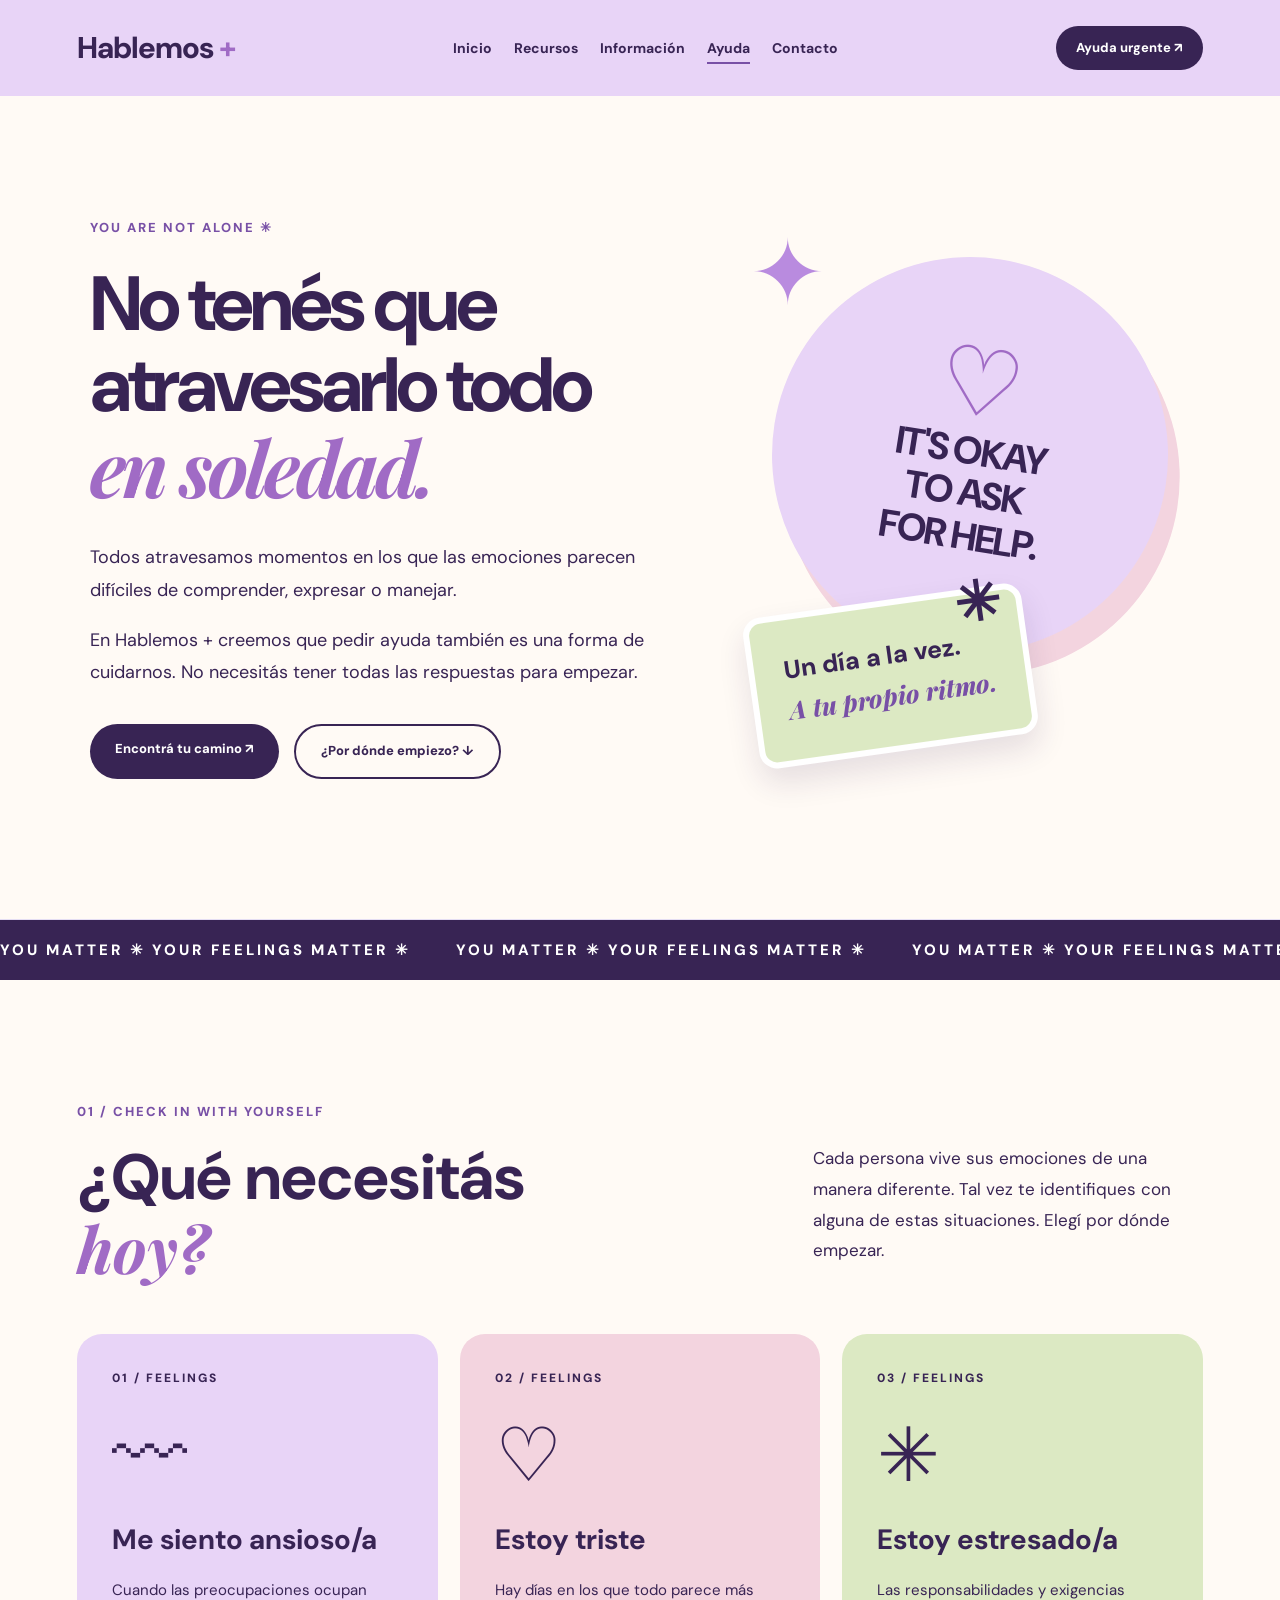
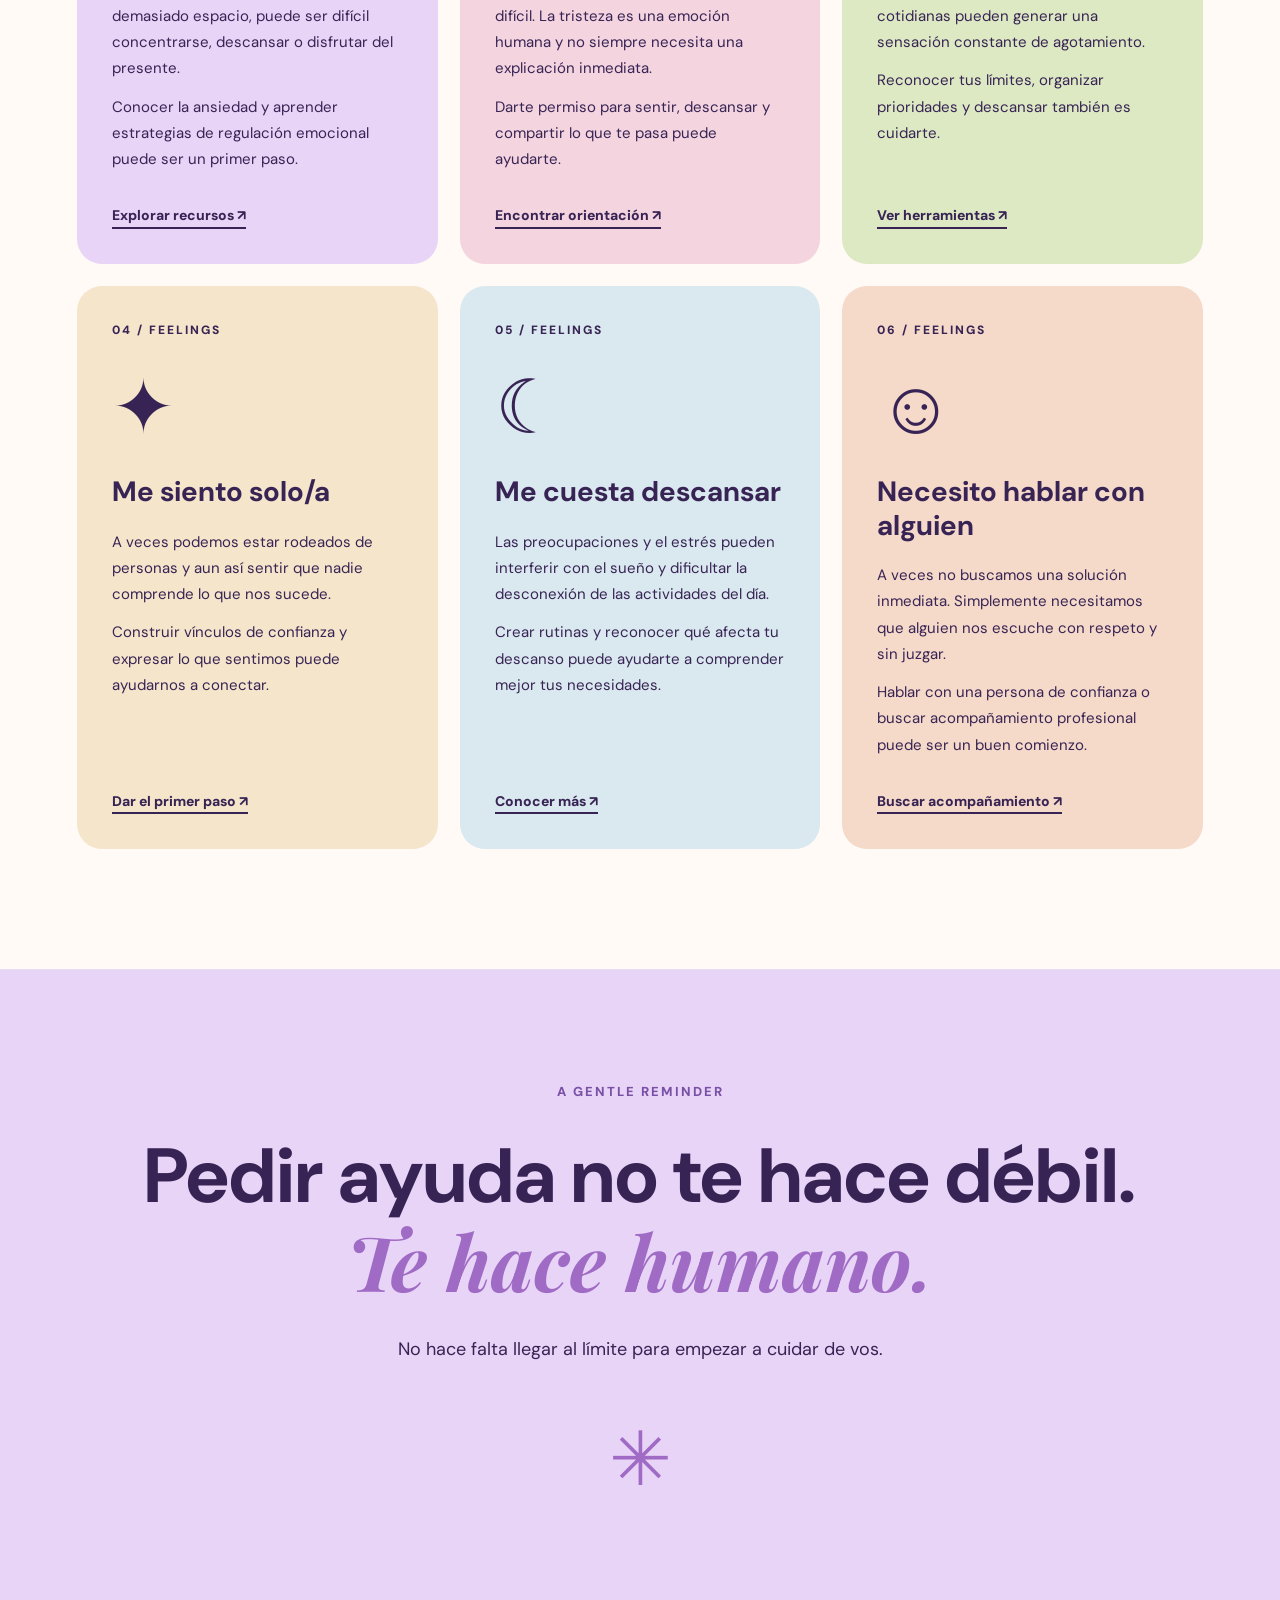
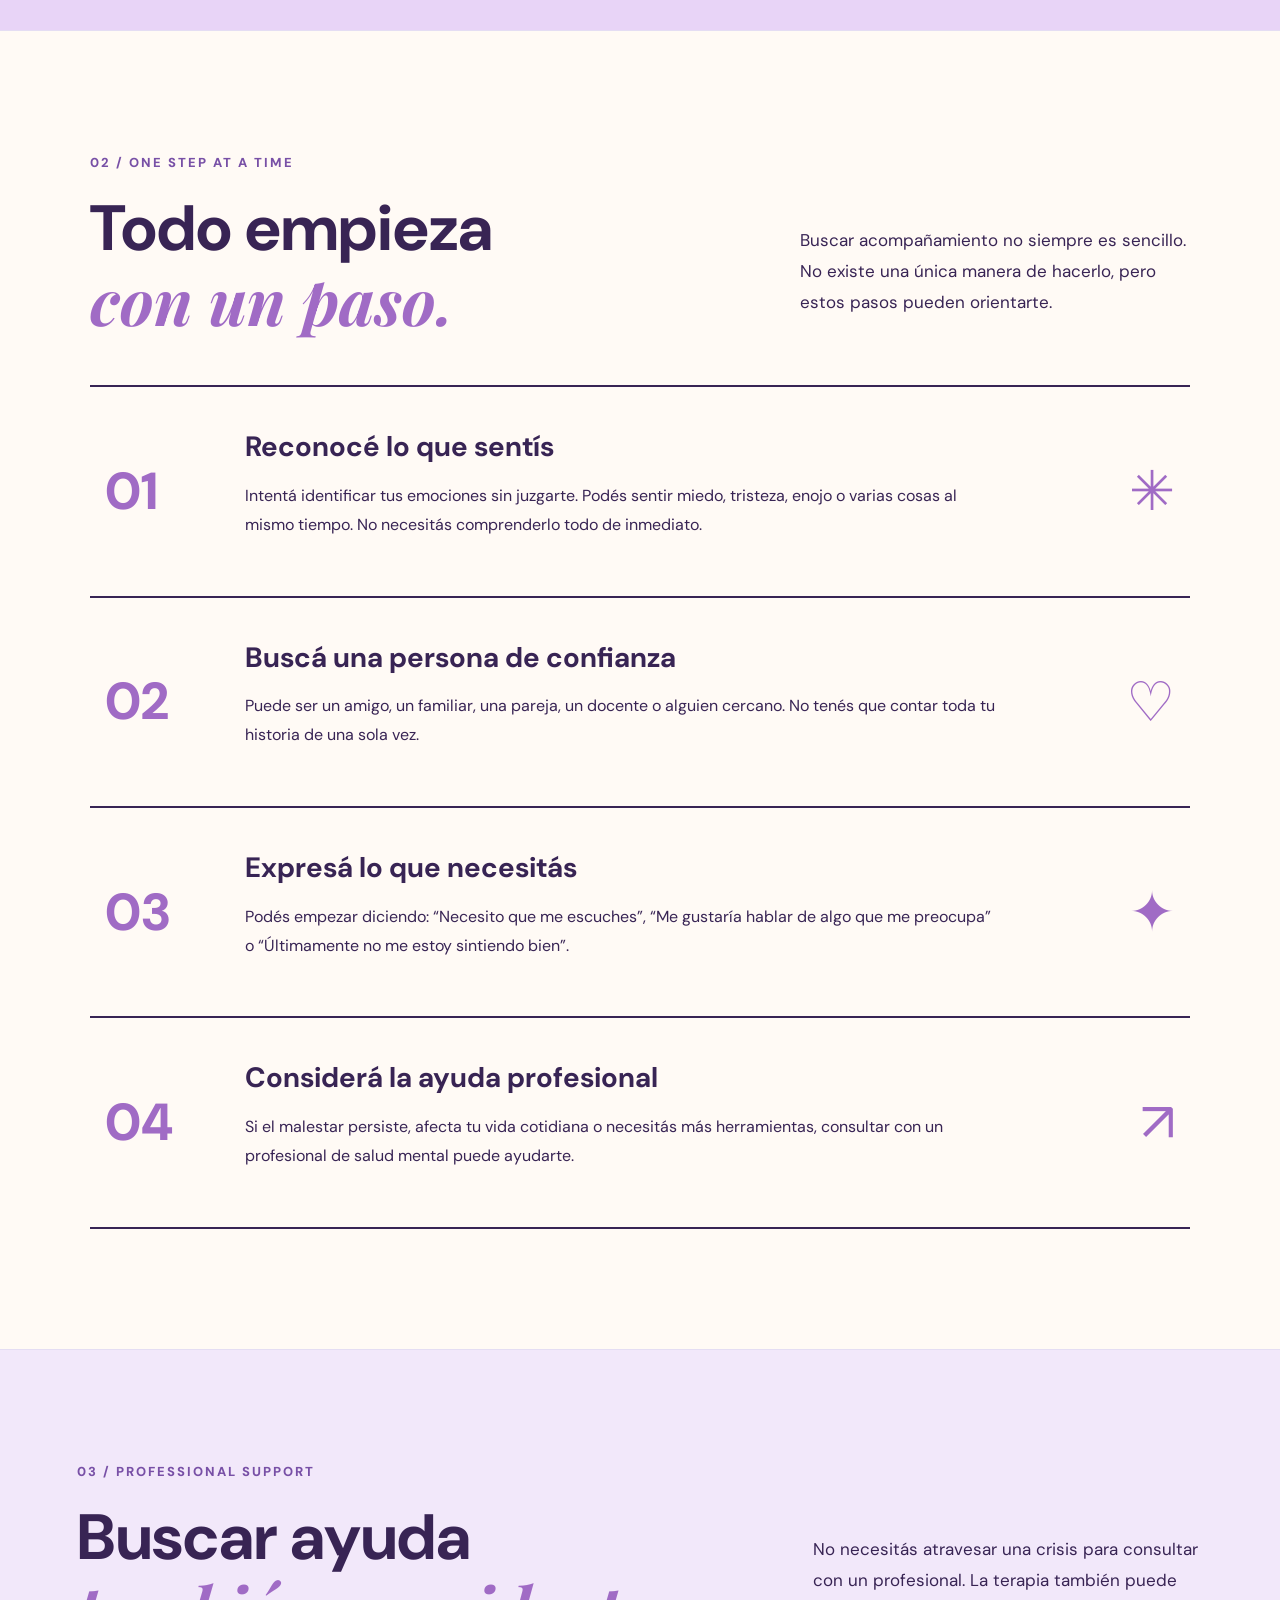
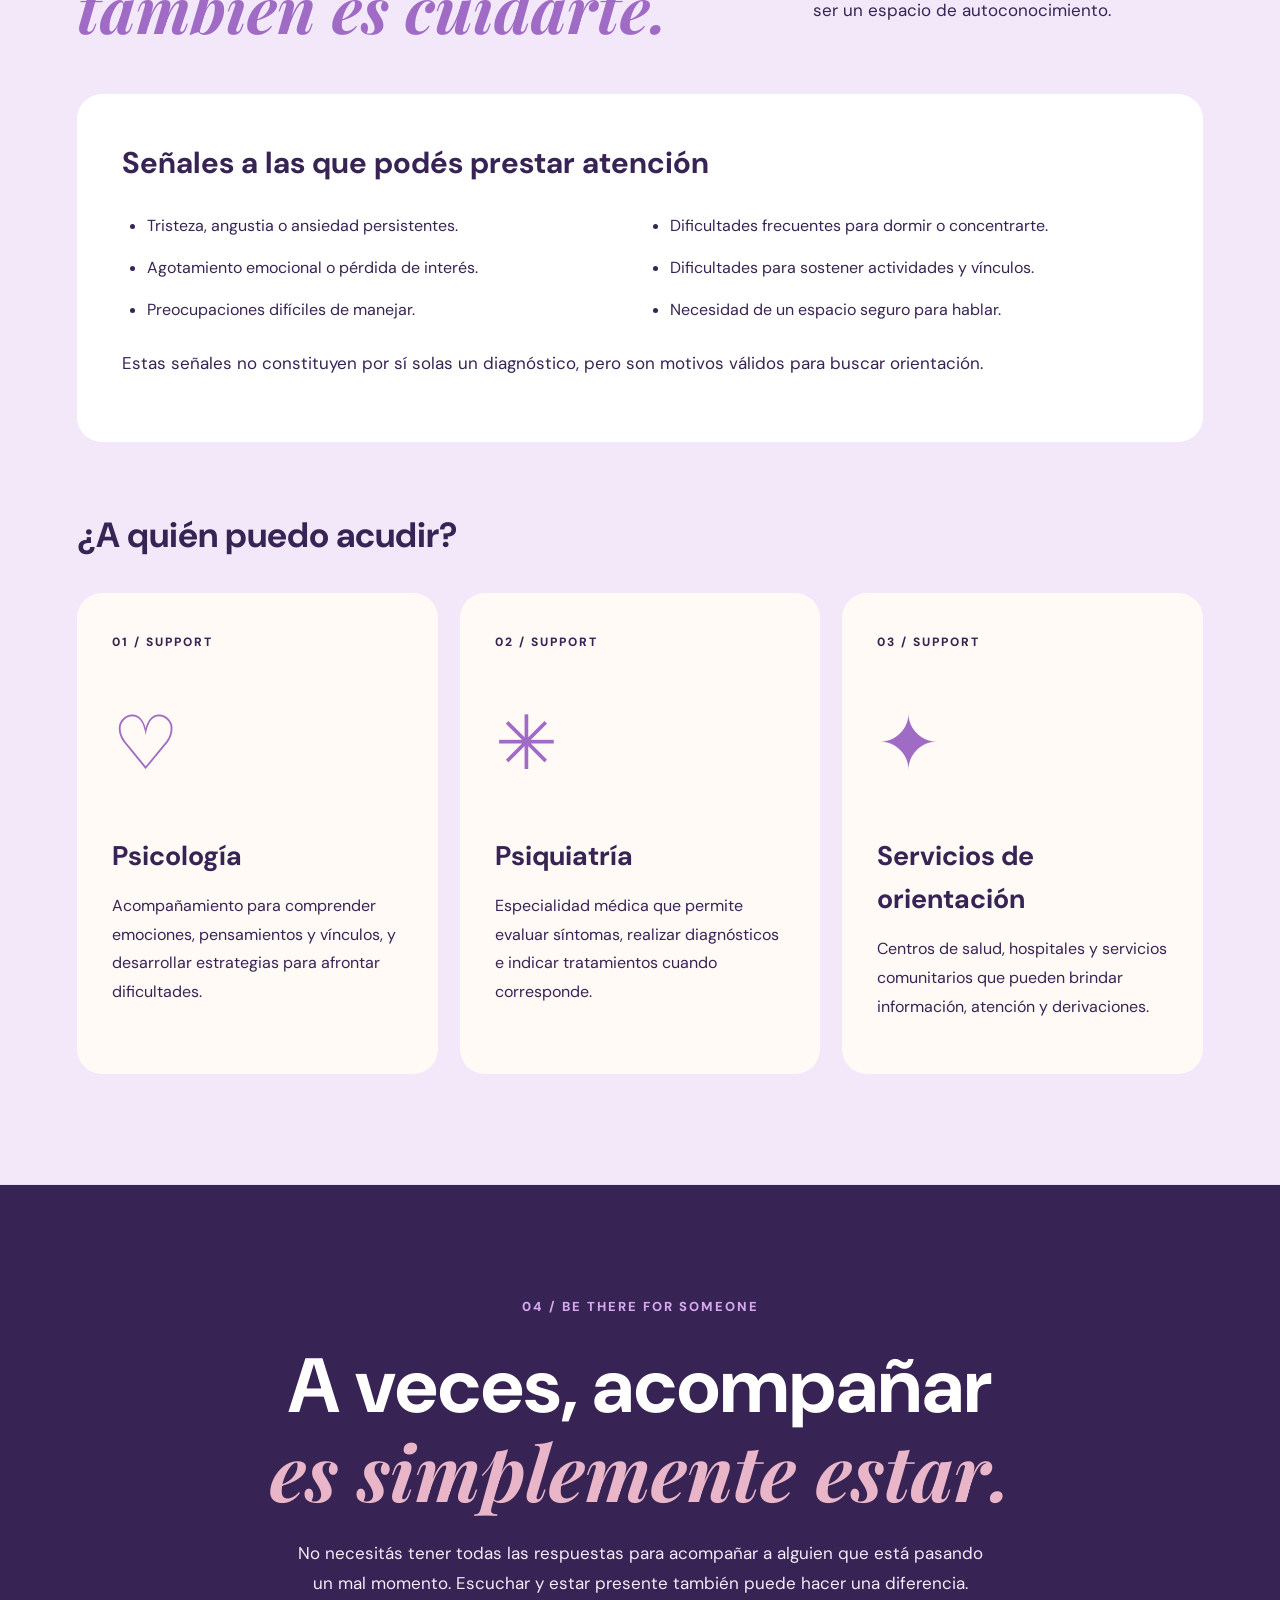
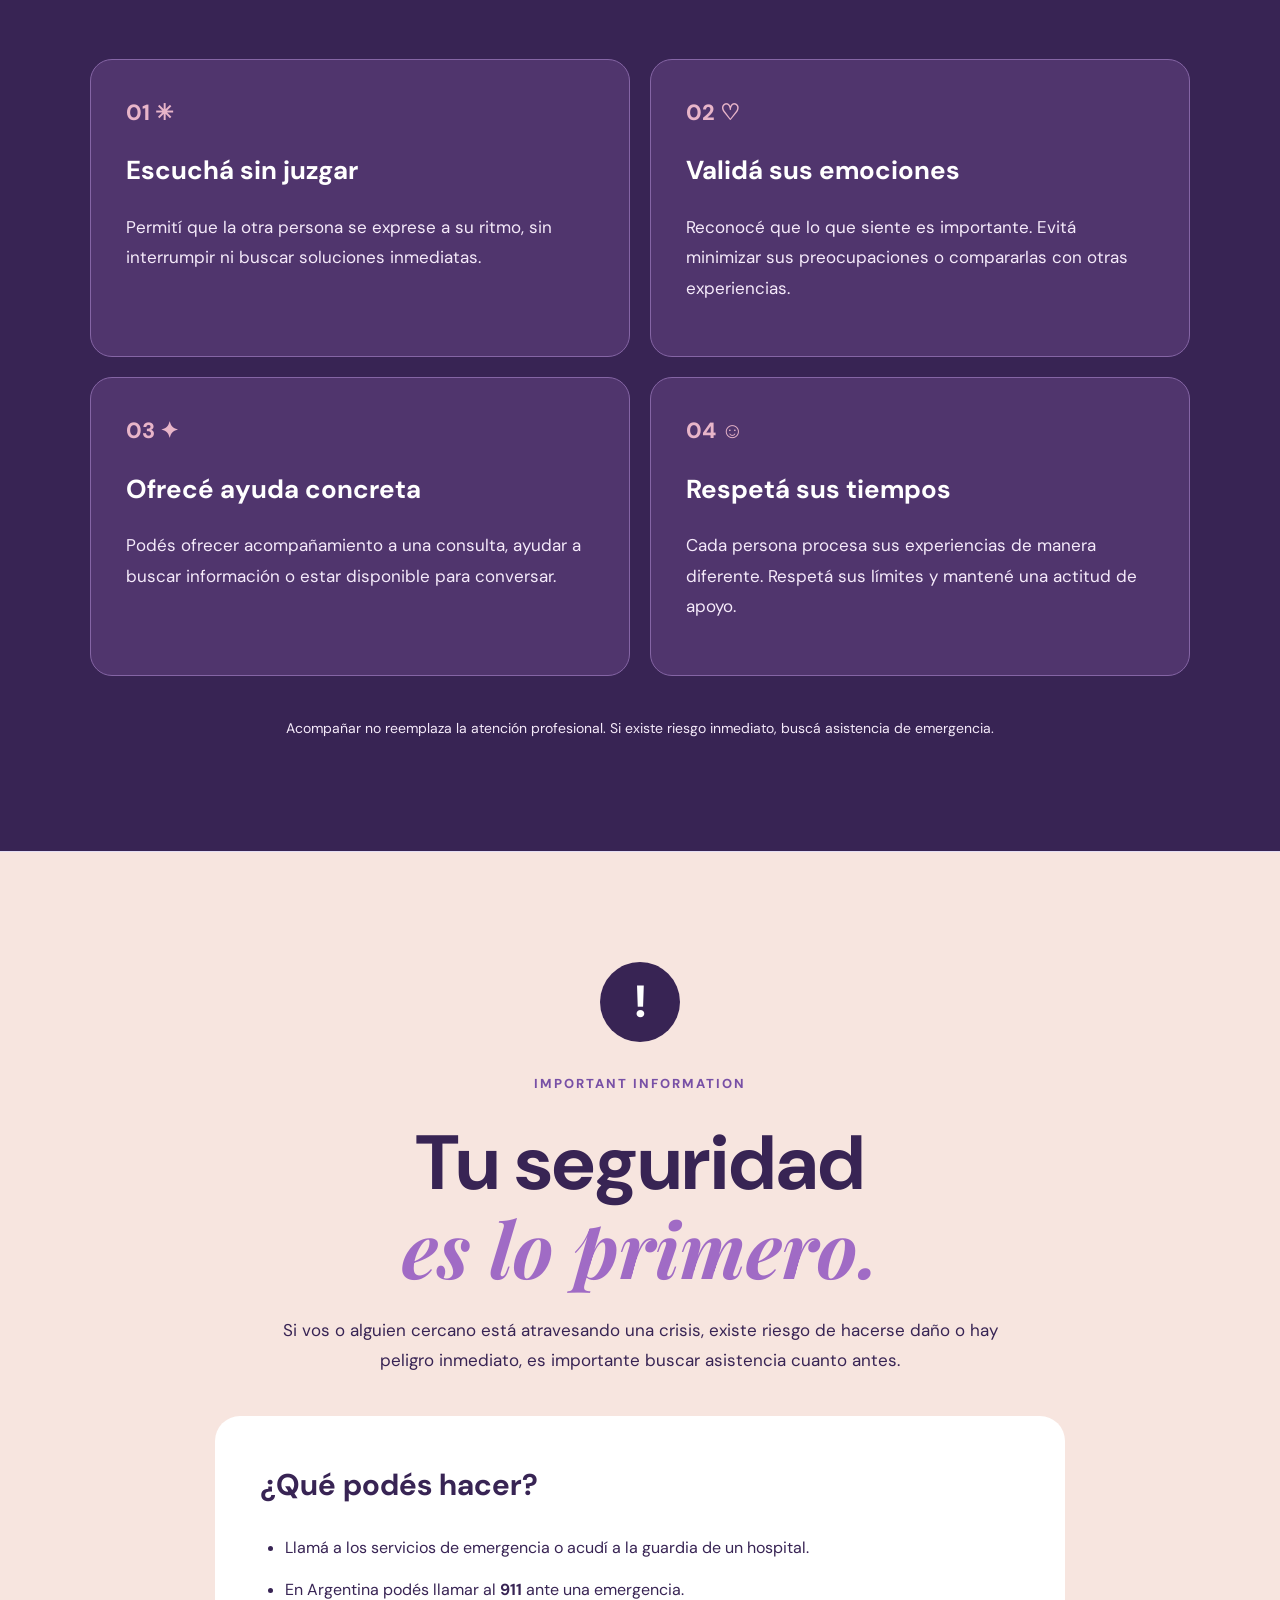
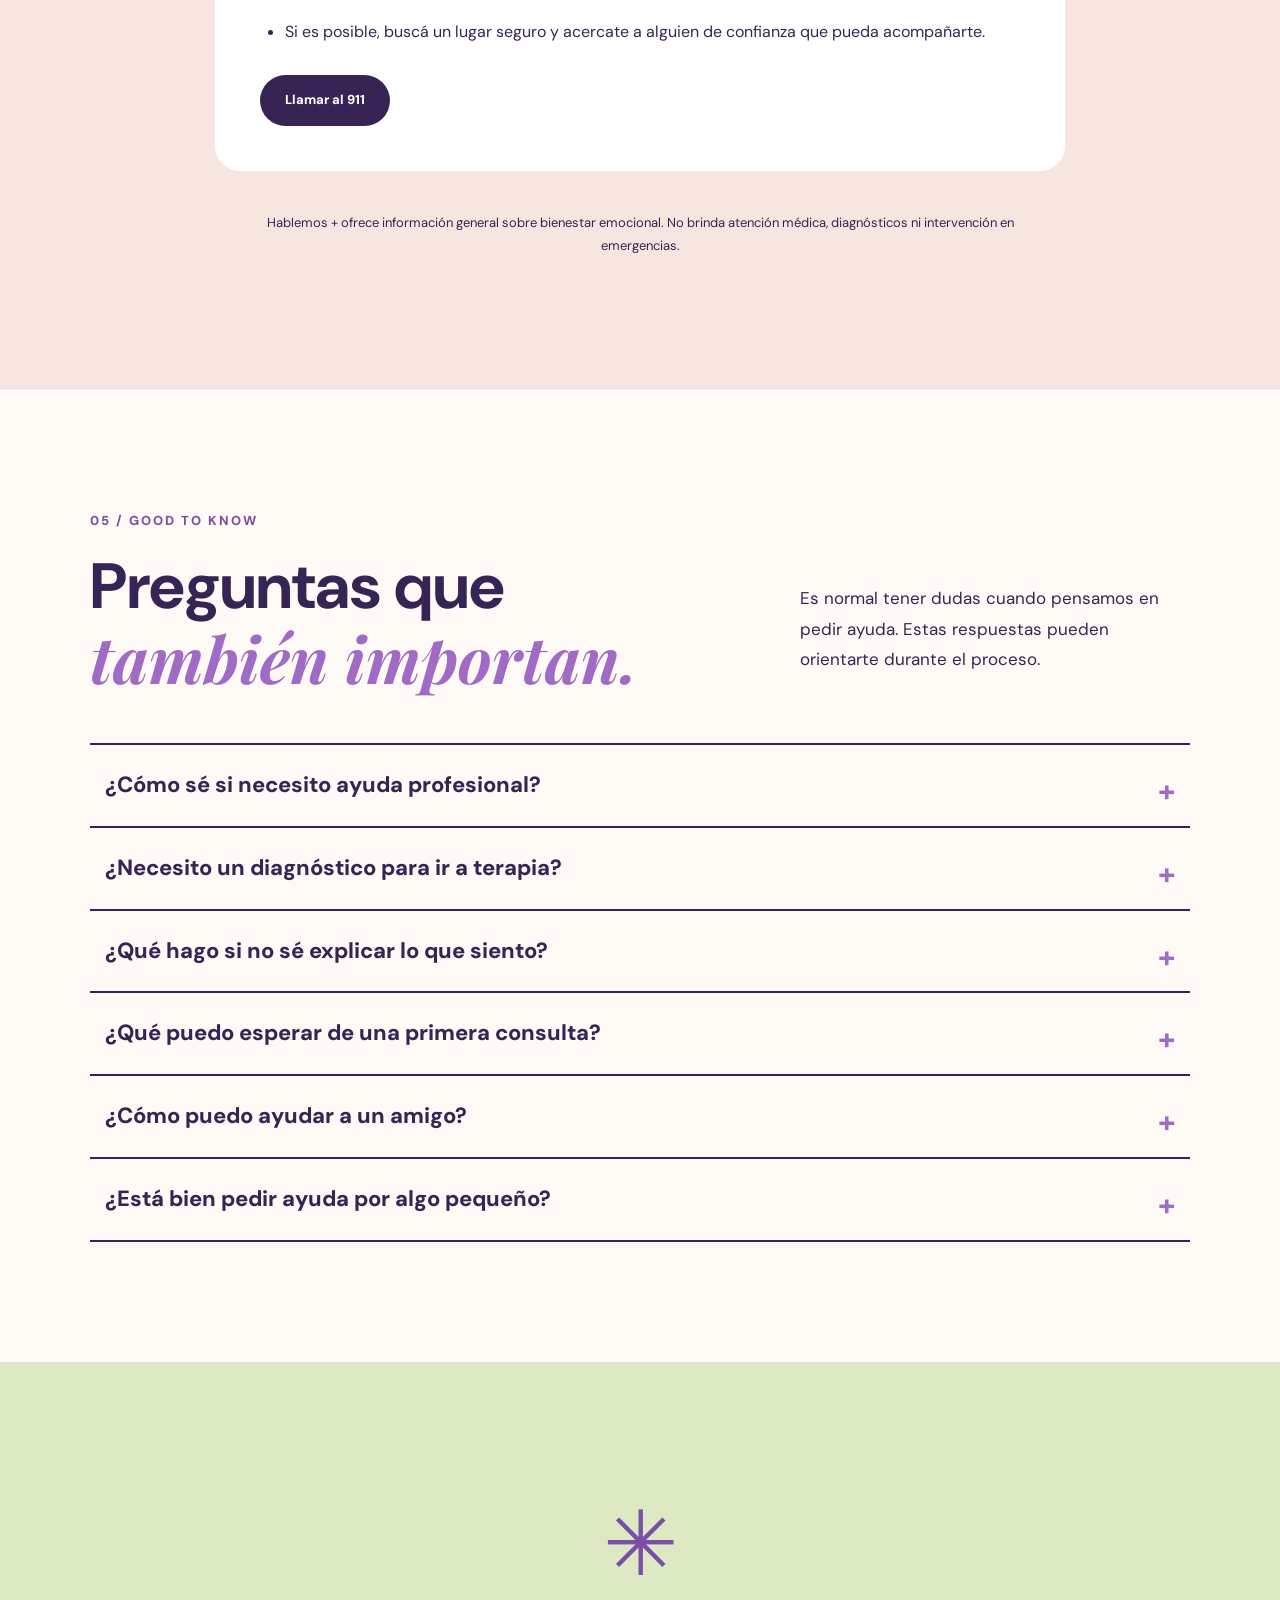
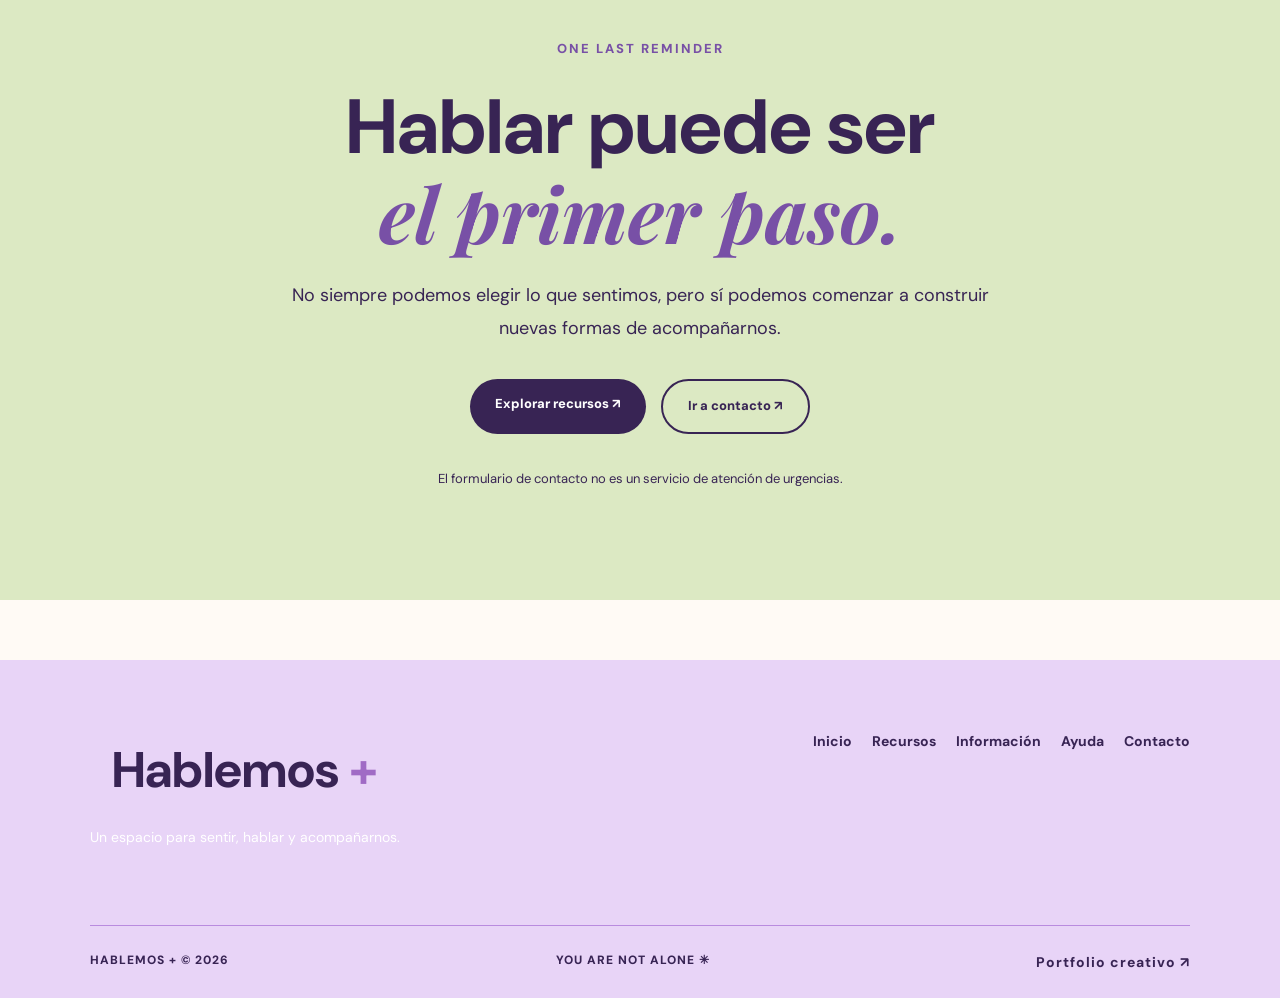
<file: pages/ayuda.html>
<!DOCTYPE html>
<html lang="es">
<head>
    <meta charset="UTF-8">
    <meta name="viewport" content="width=device-width, initial-scale=1.0">

    <title>Ayuda | Hablemos +</title>
    <meta name="description" content="Encontrá orientación, recursos y herramientas para cuidar tu salud mental y buscar acompañamiento.">

    <link rel="stylesheet" href="../css/stylesheet.css">

    <link rel="preconnect" href="https://fonts.googleapis.com">
    <link rel="preconnect" href="https://fonts.gstatic.com" crossorigin>
    <link href="https://fonts.googleapis.com/css2?family=DM+Sans:wght@400;500;600;700;800&family=Playfair+Display:ital,wght@0,600;0,700;1,600&display=swap" rel="stylesheet">
</head>

<body class="pagina-ayuda-nueva">

    <!-- HEADER -->

    <header class="ayuda-header">
        <a href="../index.html" class="ayuda-logo">
            Hablemos <span>+</span>
        </a>

        <nav aria-label="Navegación principal">
            <ul>
                <li><a href="../index.html">Inicio</a></li>
                <li><a href="recursos.html">Recursos</a></li>
                <li><a href="informacion.html">Información</a></li>
                <li><a href="ayuda.html" aria-current="page">Ayuda</a></li>
                <li><a href="contacto.html">Contacto</a></li>
            </ul>
        </nav>

        <a href="#ayuda-urgente" class="ayuda-header-boton">
            Ayuda urgente ↗
        </a>
    </header>

    <main>

        <!-- 01. HERO -->

        <section class="ayuda-hero">

            <div class="ayuda-hero-contenido">
                <p class="ayuda-etiqueta">YOU ARE NOT ALONE ✳</p>

                <h1>
                    No tenés que
                    atravesarlo todo
                    <em>en soledad.</em>
                </h1>

                <p class="ayuda-hero-descripcion">
                    Todos atravesamos momentos en los que las
                    emociones parecen difíciles de comprender,
                    expresar o manejar.
                </p>

                <p class="ayuda-hero-descripcion">
                    En Hablemos + creemos que pedir ayuda también
                    es una forma de cuidarnos. No necesitás tener
                    todas las respuestas para empezar.
                </p>

                <div class="ayuda-hero-acciones">
                    <a href="#que-necesitas" class="ayuda-boton-principal">
                        Encontrá tu camino ↗
                    </a>
                    <a href="#primeros-pasos" class="ayuda-boton-secundario">
                        ¿Por dónde empiezo? ↓
                    </a>
                </div>
            </div>

            <div class="ayuda-hero-visual">
                <div class="ayuda-visual-circulo">
                    <span class="ayuda-visual-corazon">♡</span>
                    <p>IT'S OKAY<br>TO ASK<br>FOR HELP.</p>
                </div>

                <div class="ayuda-visual-nota">
                    Un día a la vez.<br>
                    <em>A tu propio ritmo.</em>
                    <span>✳</span>
                </div>

                <span class="ayuda-visual-estrella">✦</span>
            </div>
        </section>

        <!-- CINTA -->

        <div class="ayuda-cinta" aria-label="Hablar también es cuidarse">
            <div class="ayuda-cinta-interior" aria-hidden="true">
                <span>YOU MATTER ✳ YOUR FEELINGS MATTER ✳</span>
                <span>YOU MATTER ✳ YOUR FEELINGS MATTER ✳</span>
                <span>YOU MATTER ✳ YOUR FEELINGS MATTER ✳</span>
                <span>YOU MATTER ✳ YOUR FEELINGS MATTER ✳</span>
            </div>
        </div>

        <!-- 02. NECESIDADES -->

        <section class="ayuda-necesidades-nueva" id="que-necesitas">

            <div class="ayuda-seccion-cabecera">
                <div>
                    <p class="ayuda-etiqueta">01 / CHECK IN WITH YOURSELF</p>
                    <h2>
                        ¿Qué necesitás
                        <em>hoy?</em>
                    </h2>
                </div>

                <p>
                    Cada persona vive sus emociones de una manera
                    diferente. Tal vez te identifiques con alguna
                    de estas situaciones. Elegí por dónde empezar.
                </p>
            </div>

            <div class="ayuda-emociones-grid">

                <article class="ayuda-emocion-card ayuda-color-lavanda">
                    <span class="ayuda-card-numero">01 / FEELINGS</span>
                    <span class="ayuda-card-simbolo">〰</span>
                    <h3>Me siento ansioso/a</h3>
                    <p>
                        Cuando las preocupaciones ocupan demasiado
                        espacio, puede ser difícil concentrarse,
                        descansar o disfrutar del presente.
                    </p>
                    <p>
                        Conocer la ansiedad y aprender estrategias
                        de regulación emocional puede ser un
                        primer paso.
                    </p>
                    <a href="recursos.html">Explorar recursos ↗</a>
                </article>

                <article class="ayuda-emocion-card ayuda-color-rosa">
                    <span class="ayuda-card-numero">02 / FEELINGS</span>
                    <span class="ayuda-card-simbolo">♡</span>
                    <h3>Estoy triste</h3>
                    <p>
                        Hay días en los que todo parece más difícil.
                        La tristeza es una emoción humana y no
                        siempre necesita una explicación inmediata.
                    </p>
                    <p>
                        Darte permiso para sentir, descansar
                        y compartir lo que te pasa puede ayudarte.
                    </p>
                    <a href="#primeros-pasos">Encontrar orientación ↗</a>
                </article>

                <article class="ayuda-emocion-card ayuda-color-verde">
                    <span class="ayuda-card-numero">03 / FEELINGS</span>
                    <span class="ayuda-card-simbolo">✳</span>
                    <h3>Estoy estresado/a</h3>
                    <p>
                        Las responsabilidades y exigencias
                        cotidianas pueden generar una sensación
                        constante de agotamiento.
                    </p>
                    <p>
                        Reconocer tus límites, organizar prioridades
                        y descansar también es cuidarte.
                    </p>
                    <a href="recursos.html">Ver herramientas ↗</a>
                </article>

                <article class="ayuda-emocion-card ayuda-color-crema">
                    <span class="ayuda-card-numero">04 / FEELINGS</span>
                    <span class="ayuda-card-simbolo">✦</span>
                    <h3>Me siento solo/a</h3>
                    <p>
                        A veces podemos estar rodeados de personas
                        y aun así sentir que nadie comprende
                        lo que nos sucede.
                    </p>
                    <p>
                        Construir vínculos de confianza y expresar
                        lo que sentimos puede ayudarnos a conectar.
                    </p>
                    <a href="#primeros-pasos">Dar el primer paso ↗</a>
                </article>

                <article class="ayuda-emocion-card ayuda-color-celeste">
                    <span class="ayuda-card-numero">05 / FEELINGS</span>
                    <span class="ayuda-card-simbolo">☾</span>
                    <h3>Me cuesta descansar</h3>
                    <p>
                        Las preocupaciones y el estrés pueden
                        interferir con el sueño y dificultar
                        la desconexión de las actividades del día.
                    </p>
                    <p>
                        Crear rutinas y reconocer qué afecta
                        tu descanso puede ayudarte a comprender
                        mejor tus necesidades.
                    </p>
                    <a href="informacion.html">Conocer más ↗</a>
                </article>

                <article class="ayuda-emocion-card ayuda-color-durazno">
                    <span class="ayuda-card-numero">06 / FEELINGS</span>
                    <span class="ayuda-card-simbolo">☺</span>
                    <h3>Necesito hablar con alguien</h3>
                    <p>
                        A veces no buscamos una solución inmediata.
                        Simplemente necesitamos que alguien nos
                        escuche con respeto y sin juzgar.
                    </p>
                    <p>
                        Hablar con una persona de confianza
                        o buscar acompañamiento profesional
                        puede ser un buen comienzo.
                    </p>
                    <a href="#ayuda-profesional">Buscar acompañamiento ↗</a>
                </article>

            </div>
        </section>

        <!-- FRASE EDITORIAL -->

        <section class="ayuda-frase">
            <p class="ayuda-etiqueta">A GENTLE REMINDER</p>

            <h2>
                Pedir ayuda no te hace débil.
                <em>Te hace humano.</em>
            </h2>

            <p>
                No hace falta llegar al límite para
                empezar a cuidar de vos.
            </p>

            <span class="ayuda-frase-simbolo">✳</span>
        </section>

        <!-- 03. PRIMEROS PASOS -->

        <section class="ayuda-pasos-nueva" id="primeros-pasos">

            <div class="ayuda-seccion-cabecera">
                <div>
                    <p class="ayuda-etiqueta">02 / ONE STEP AT A TIME</p>
                    <h2>
                        Todo empieza
                        <em>con un paso.</em>
                    </h2>
                </div>

                <p>
                    Buscar acompañamiento no siempre es sencillo.
                    No existe una única manera de hacerlo,
                    pero estos pasos pueden orientarte.
                </p>
            </div>

            <div class="ayuda-pasos-lista">

                <article class="ayuda-paso">
                    <span class="ayuda-paso-numero">01</span>
                    <div>
                        <h3>Reconocé lo que sentís</h3>
                        <p>
                            Intentá identificar tus emociones sin
                            juzgarte. Podés sentir miedo, tristeza,
                            enojo o varias cosas al mismo tiempo.
                            No necesitás comprenderlo todo de inmediato.
                        </p>
                    </div>
                    <span class="ayuda-paso-icono">✳</span>
                </article>

                <article class="ayuda-paso">
                    <span class="ayuda-paso-numero">02</span>
                    <div>
                        <h3>Buscá una persona de confianza</h3>
                        <p>
                            Puede ser un amigo, un familiar, una pareja,
                            un docente o alguien cercano. No tenés que
                            contar toda tu historia de una sola vez.
                        </p>
                    </div>
                    <span class="ayuda-paso-icono">♡</span>
                </article>

                <article class="ayuda-paso">
                    <span class="ayuda-paso-numero">03</span>
                    <div>
                        <h3>Expresá lo que necesitás</h3>
                        <p>
                            Podés empezar diciendo: “Necesito que me
                            escuches”, “Me gustaría hablar de algo
                            que me preocupa” o “Últimamente no
                            me estoy sintiendo bien”.
                        </p>
                    </div>
                    <span class="ayuda-paso-icono">✦</span>
                </article>

                <article class="ayuda-paso">
                    <span class="ayuda-paso-numero">04</span>
                    <div>
                        <h3>Considerá la ayuda profesional</h3>
                        <p>
                            Si el malestar persiste, afecta tu vida
                            cotidiana o necesitás más herramientas,
                            consultar con un profesional de salud
                            mental puede ayudarte.
                        </p>
                    </div>
                    <span class="ayuda-paso-icono">↗</span>
                </article>

            </div>
        </section>

        <!-- 04. AYUDA PROFESIONAL -->

        <section class="ayuda-profesional-nueva" id="ayuda-profesional">

            <div class="ayuda-seccion-cabecera">
                <div>
                    <p class="ayuda-etiqueta">03 / PROFESSIONAL SUPPORT</p>
                    <h2>
                        Buscar ayuda
                        <em>también es cuidarte.</em>
                    </h2>
                </div>

                <p>
                    No necesitás atravesar una crisis para
                    consultar con un profesional. La terapia
                    también puede ser un espacio de autoconocimiento.
                </p>
            </div>

            <div class="ayuda-senales">
                <h3>Señales a las que podés prestar atención</h3>

                <ul>
                    <li>Tristeza, angustia o ansiedad persistentes.</li>
                    <li>Dificultades frecuentes para dormir o concentrarte.</li>
                    <li>Agotamiento emocional o pérdida de interés.</li>
                    <li>Dificultades para sostener actividades y vínculos.</li>
                    <li>Preocupaciones difíciles de manejar.</li>
                    <li>Necesidad de un espacio seguro para hablar.</li>
                </ul>

                <p>
                    Estas señales no constituyen por sí solas
                    un diagnóstico, pero son motivos válidos
                    para buscar orientación.
                </p>
            </div>

            <h3 class="ayuda-subtitulo-profesionales">
                ¿A quién puedo acudir?
            </h3>

            <div class="ayuda-profesionales-grid">

                <article class="ayuda-profesional-card">
                    <span>01 / SUPPORT</span>
                    <div class="ayuda-profesional-icono">♡</div>
                    <h4>Psicología</h4>
                    <p>
                        Acompañamiento para comprender emociones,
                        pensamientos y vínculos, y desarrollar
                        estrategias para afrontar dificultades.
                    </p>
                </article>

                <article class="ayuda-profesional-card">
                    <span>02 / SUPPORT</span>
                    <div class="ayuda-profesional-icono">✳</div>
                    <h4>Psiquiatría</h4>
                    <p>
                        Especialidad médica que permite evaluar
                        síntomas, realizar diagnósticos e indicar
                        tratamientos cuando corresponde.
                    </p>
                </article>

                <article class="ayuda-profesional-card">
                    <span>03 / SUPPORT</span>
                    <div class="ayuda-profesional-icono">✦</div>
                    <h4>Servicios de orientación</h4>
                    <p>
                        Centros de salud, hospitales y servicios
                        comunitarios que pueden brindar información,
                        atención y derivaciones.
                    </p>
                </article>

            </div>
        </section>

        <!-- 05. ACOMPAÑAR -->

        <section class="ayuda-acompanar-nueva">

            <div class="ayuda-acompanar-intro">
                <p class="ayuda-etiqueta">04 / BE THERE FOR SOMEONE</p>

                <h2>
                    A veces, acompañar
                    <em>es simplemente estar.</em>
                </h2>

                <p>
                    No necesitás tener todas las respuestas
                    para acompañar a alguien que está pasando
                    un mal momento. Escuchar y estar presente
                    también puede hacer una diferencia.
                </p>
            </div>

            <div class="ayuda-acompanar-grid">

                <article>
                    <span>01 ✳</span>
                    <h3>Escuchá sin juzgar</h3>
                    <p>
                        Permití que la otra persona se exprese
                        a su ritmo, sin interrumpir ni buscar
                        soluciones inmediatas.
                    </p>
                </article>

                <article>
                    <span>02 ♡</span>
                    <h3>Validá sus emociones</h3>
                    <p>
                        Reconocé que lo que siente es importante.
                        Evitá minimizar sus preocupaciones
                        o compararlas con otras experiencias.
                    </p>
                </article>

                <article>
                    <span>03 ✦</span>
                    <h3>Ofrecé ayuda concreta</h3>
                    <p>
                        Podés ofrecer acompañamiento a una
                        consulta, ayudar a buscar información
                        o estar disponible para conversar.
                    </p>
                </article>

                <article>
                    <span>04 ☺</span>
                    <h3>Respetá sus tiempos</h3>
                    <p>
                        Cada persona procesa sus experiencias
                        de manera diferente. Respetá sus límites
                        y mantené una actitud de apoyo.
                    </p>
                </article>

            </div>

            <p class="ayuda-acompanar-nota">
                Acompañar no reemplaza la atención profesional.
                Si existe riesgo inmediato, buscá asistencia de emergencia.
            </p>
        </section>

        <!-- 06. AYUDA URGENTE -->

        <section class="ayuda-urgente-nueva" id="ayuda-urgente">

            <div class="ayuda-urgente-icono">!</div>

            <p class="ayuda-etiqueta">IMPORTANT INFORMATION</p>

            <h2>
                Tu seguridad
                <em>es lo primero.</em>
            </h2>

            <p>
                Si vos o alguien cercano está atravesando
                una crisis, existe riesgo de hacerse daño
                o hay peligro inmediato, es importante
                buscar asistencia cuanto antes.
            </p>

            <div class="ayuda-urgente-panel">
                <h3>¿Qué podés hacer?</h3>

                <ul>
                    <li>
                        Llamá a los servicios de emergencia
                        o acudí a la guardia de un hospital.
                    </li>
                    <li>
                        En Argentina podés llamar al
                        <strong>911</strong> ante una emergencia.
                    </li>
                    <li>
                        Si es posible, buscá un lugar seguro
                        y acercate a alguien de confianza
                        que pueda acompañarte.
                    </li>
                </ul>

                <a href="tel:911" class="ayuda-boton-principal">
                    Llamar al 911
                </a>
            </div>

            <p class="ayuda-urgente-aclaracion">
                Hablemos + ofrece información general sobre
                bienestar emocional. No brinda atención médica,
                diagnósticos ni intervención en emergencias.
            </p>
        </section>

        <!-- 07. FAQ -->

        <section class="ayuda-faq-nueva">

            <div class="ayuda-seccion-cabecera">
                <div>
                    <p class="ayuda-etiqueta">05 / GOOD TO KNOW</p>
                    <h2>
                        Preguntas que
                        <em>también importan.</em>
                    </h2>
                </div>

                <p>
                    Es normal tener dudas cuando pensamos
                    en pedir ayuda. Estas respuestas pueden
                    orientarte durante el proceso.
                </p>
            </div>

            <div class="ayuda-faq-lista">

                <details>
                    <summary>¿Cómo sé si necesito ayuda profesional?</summary>
                    <p>
                        Si lo que sentís persiste, te genera
                        sufrimiento o afecta tu vida cotidiana,
                        consultar puede ayudarte. No es necesario
                        esperar a una crisis.
                    </p>
                </details>

                <details>
                    <summary>¿Necesito un diagnóstico para ir a terapia?</summary>
                    <p>
                        No. La terapia también puede ayudarte
                        a conocerte, comprender tus emociones
                        y desarrollar herramientas de bienestar.
                    </p>
                </details>

                <details>
                    <summary>¿Qué hago si no sé explicar lo que siento?</summary>
                    <p>
                        Podés comenzar con una frase sencilla,
                        como “Últimamente no me estoy sintiendo bien”.
                        No necesitás tener todo claro.
                    </p>
                </details>

                <details>
                    <summary>¿Qué puedo esperar de una primera consulta?</summary>
                    <p>
                        Generalmente, el profesional te preguntará
                        qué te llevó a consultar, cómo te sentís
                        y qué aspectos de tu vida te preocupan.
                        También podrás hacer preguntas.
                    </p>
                </details>

                <details>
                    <summary>¿Cómo puedo ayudar a un amigo?</summary>
                    <p>
                        Escuchalo sin juzgar, preguntale qué
                        necesita y ofrecé ayuda concreta.
                        Si existe peligro inmediato, buscá
                        asistencia de emergencia.
                    </p>
                </details>

                <details>
                    <summary>¿Está bien pedir ayuda por algo pequeño?</summary>
                    <p>
                        Sí. No es necesario comparar tus
                        dificultades con las de otras personas.
                        Si algo afecta tu bienestar,
                        merece ser escuchado.
                    </p>
                </details>

            </div>
        </section>

        <!-- 08. CIERRE -->

        <section class="ayuda-cierre-nuevo">

            <span class="ayuda-cierre-estrella">✳</span>

            <p class="ayuda-etiqueta">ONE LAST REMINDER</p>

            <h2>
                Hablar puede ser
                <em>el primer paso.</em>
            </h2>

            <p>
                No siempre podemos elegir lo que sentimos,
                pero sí podemos comenzar a construir
                nuevas formas de acompañarnos.
            </p>

            <div class="ayuda-cierre-botones">
                <a href="recursos.html" class="ayuda-boton-principal">
                    Explorar recursos ↗
                </a>

                <a href="contacto.html" class="ayuda-boton-secundario">
                    Ir a contacto ↗
                </a>
            </div>

            <small>
                El formulario de contacto no es un servicio
                de atención de urgencias.
            </small>

        </section>

    </main>

    <!-- FOOTER -->

    <footer class="ayuda-footer">

        <div class="ayuda-footer-superior">

            <div>
                <h2>Hablemos <span>+</span></h2>
                <p>
                    Un espacio para sentir, hablar
                    y acompañarnos.
                </p>
            </div>

            <nav aria-label="Navegación del pie de página">
                <a href="../index.html">Inicio</a>
                <a href="recursos.html">Recursos</a>
                <a href="informacion.html">Información</a>
                <a href="ayuda.html">Ayuda</a>
                <a href="contacto.html">Contacto</a>
            </nav>

        </div>

        <div class="ayuda-footer-inferior">
            <span>HABLEMOS + © 2026</span>
            <span>YOU ARE NOT ALONE ✳</span>
            <a href="portfolio.html">Portfolio creativo ↗</a>
        </div>

    </footer>

</body>
</html>
</file>
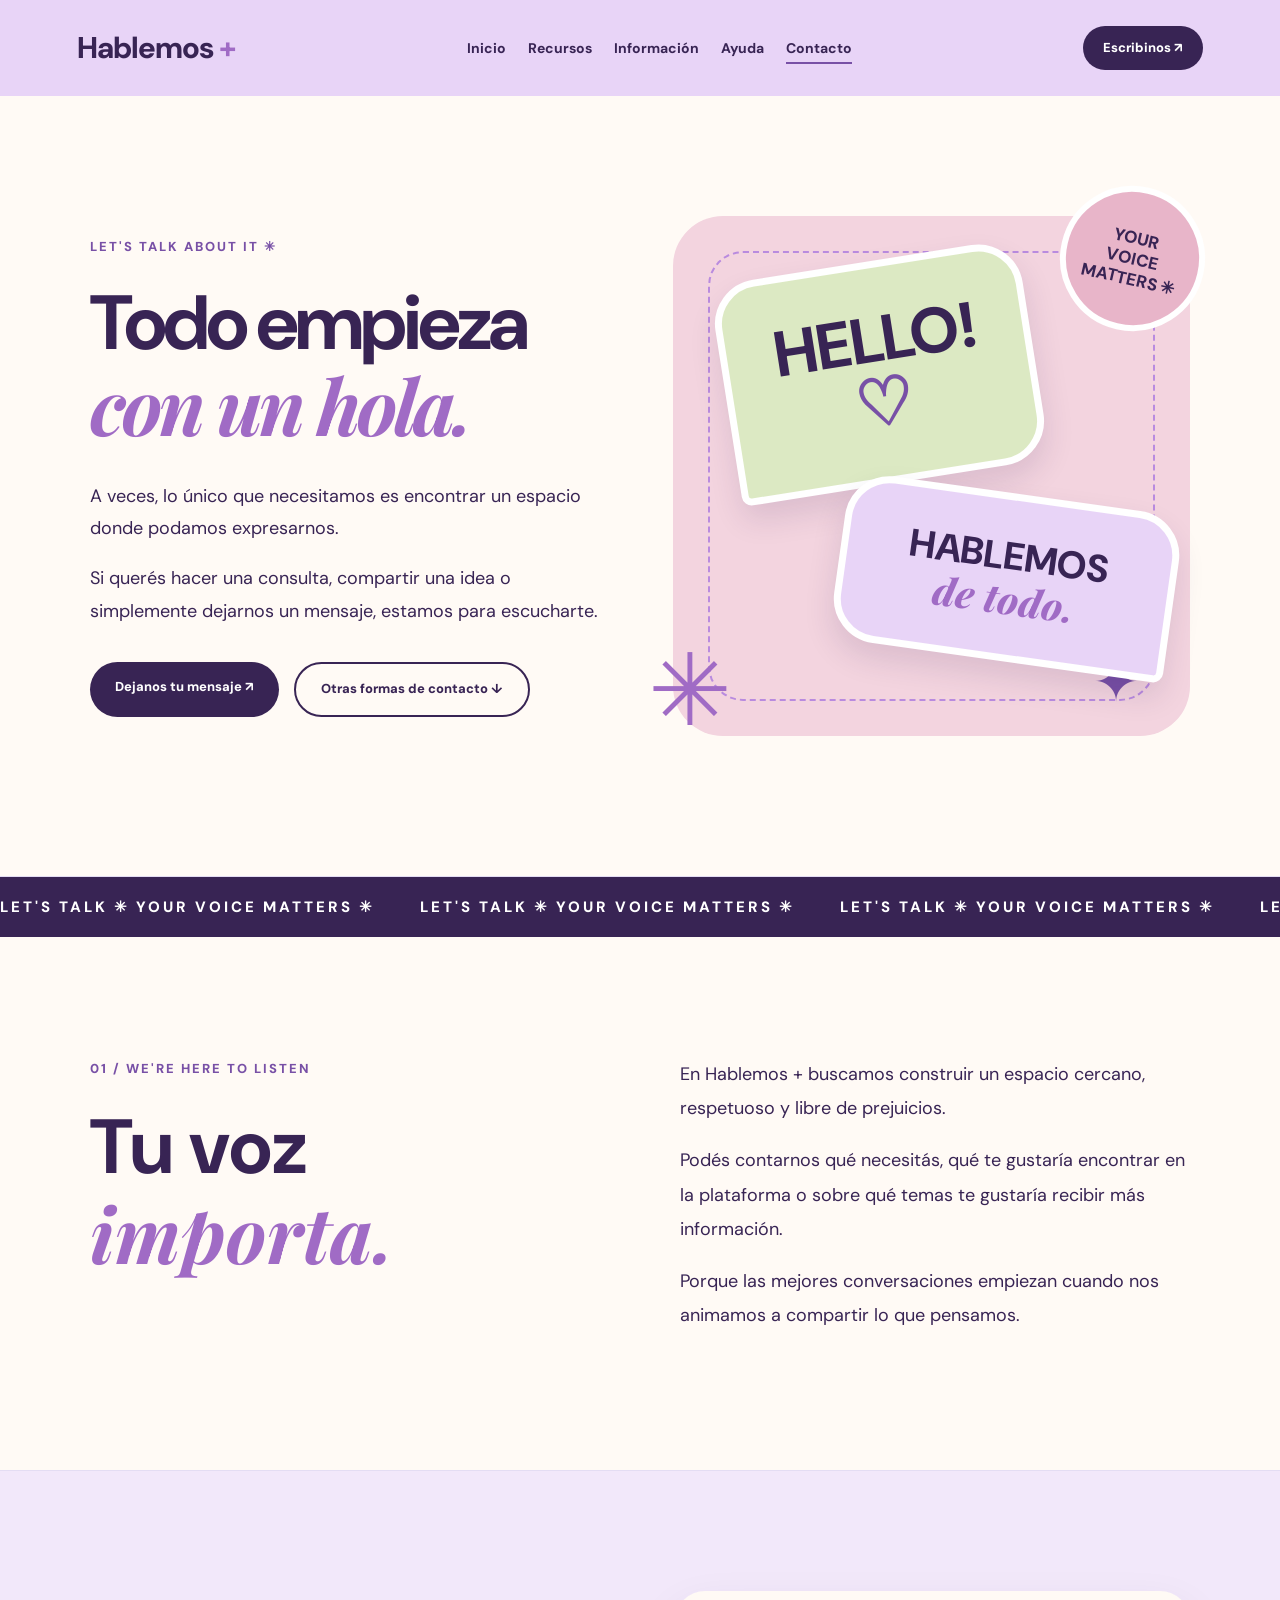
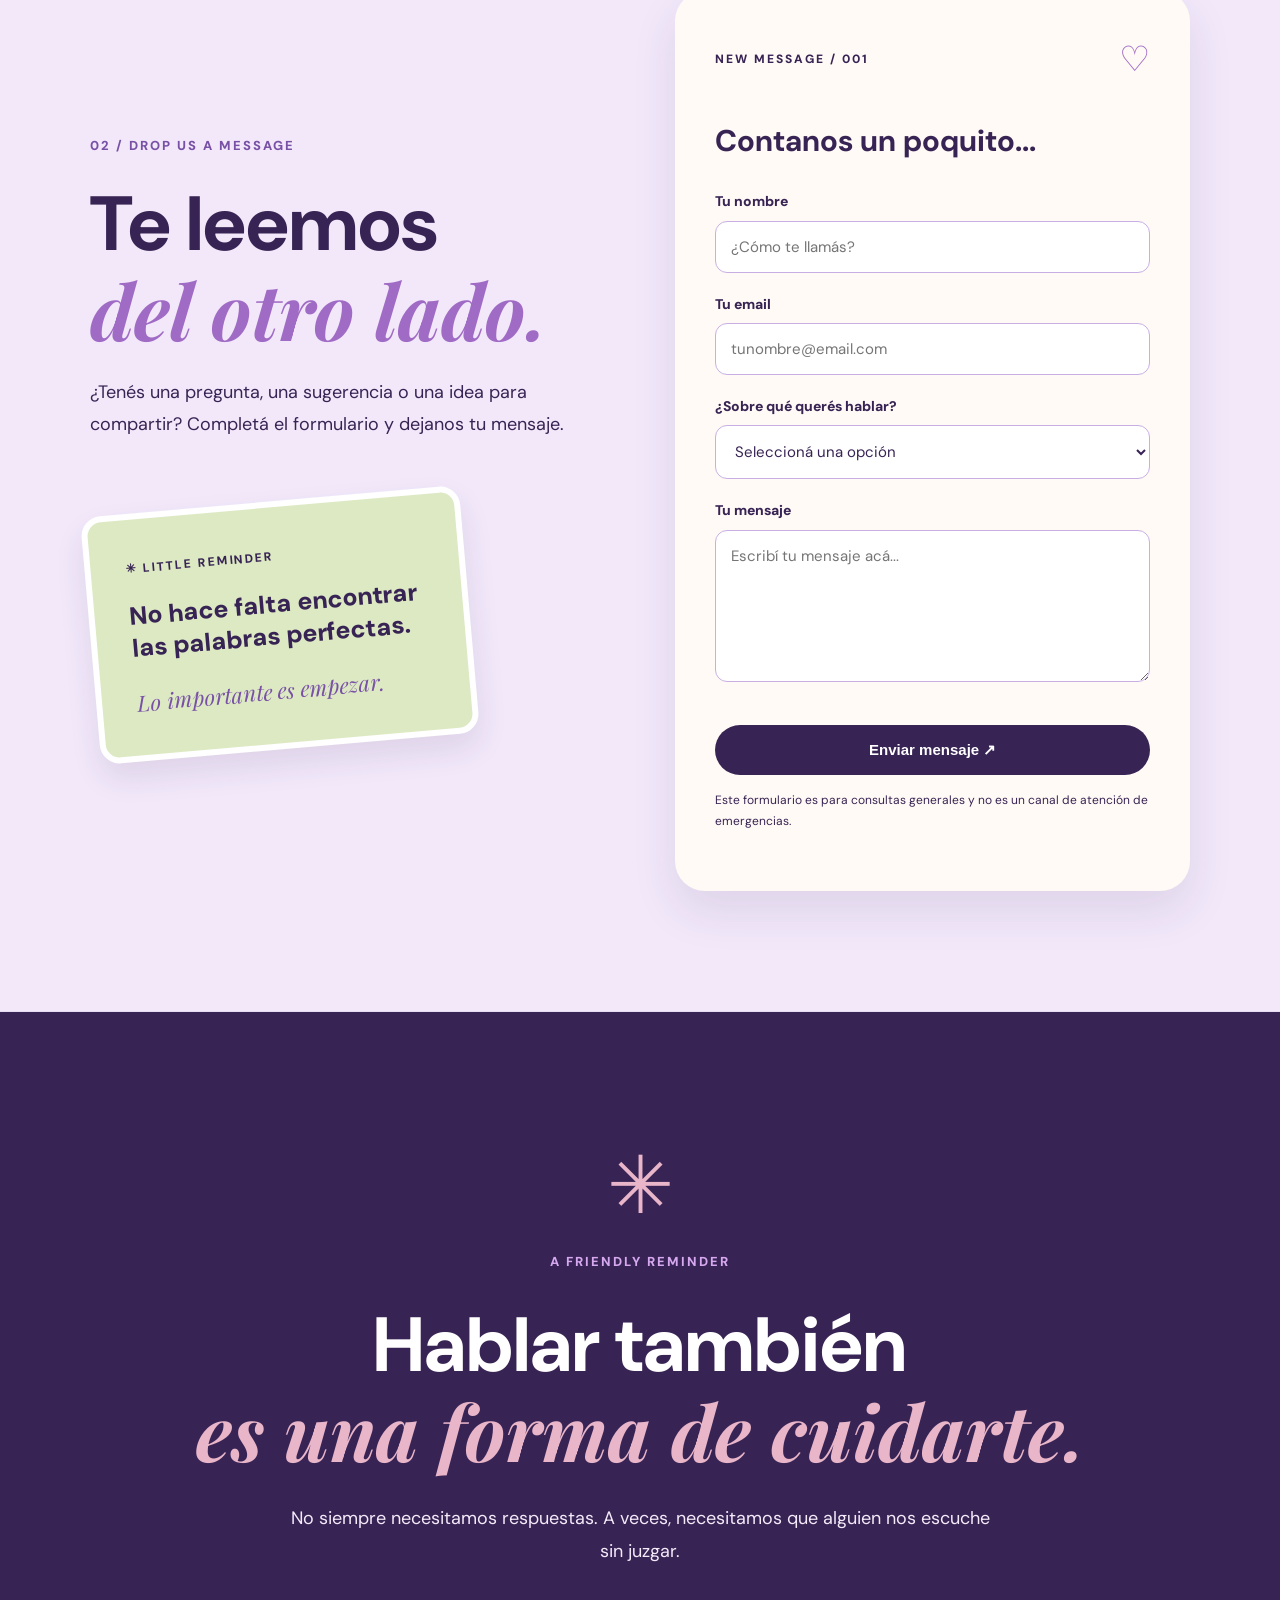
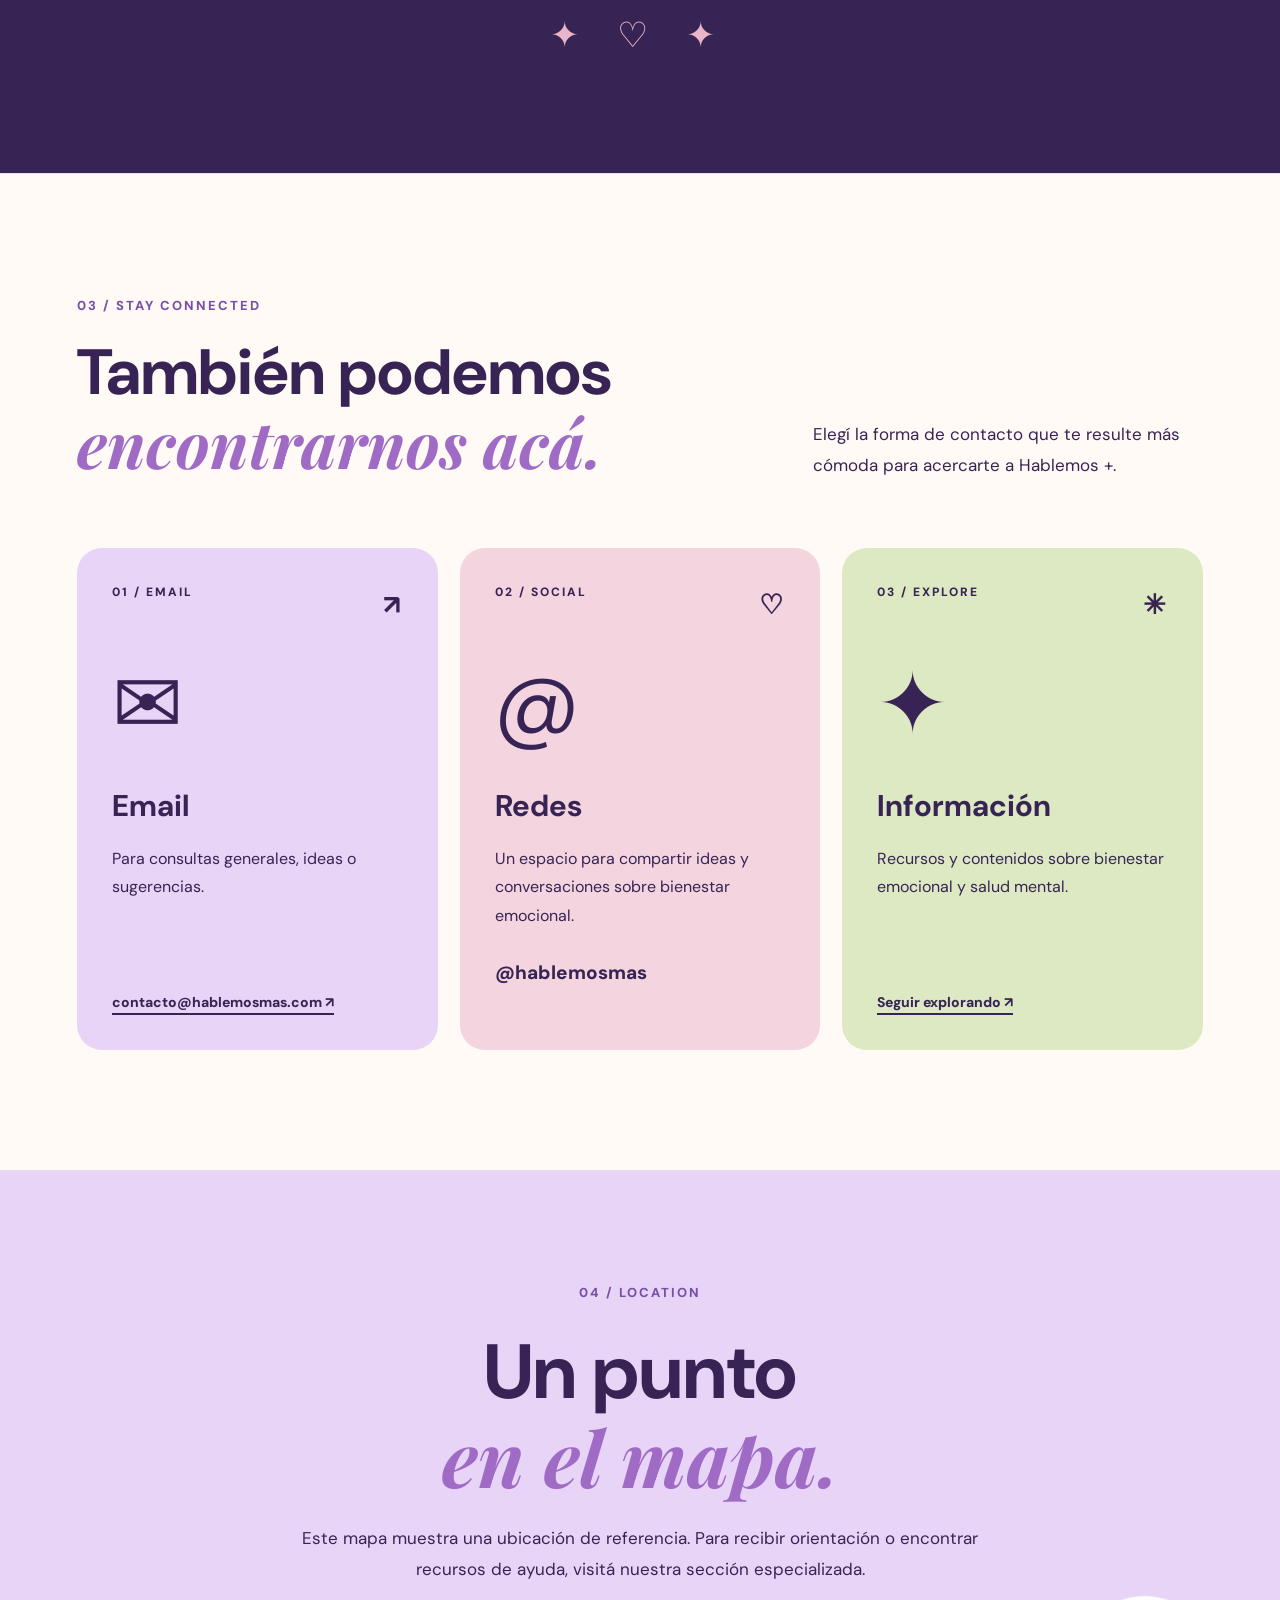
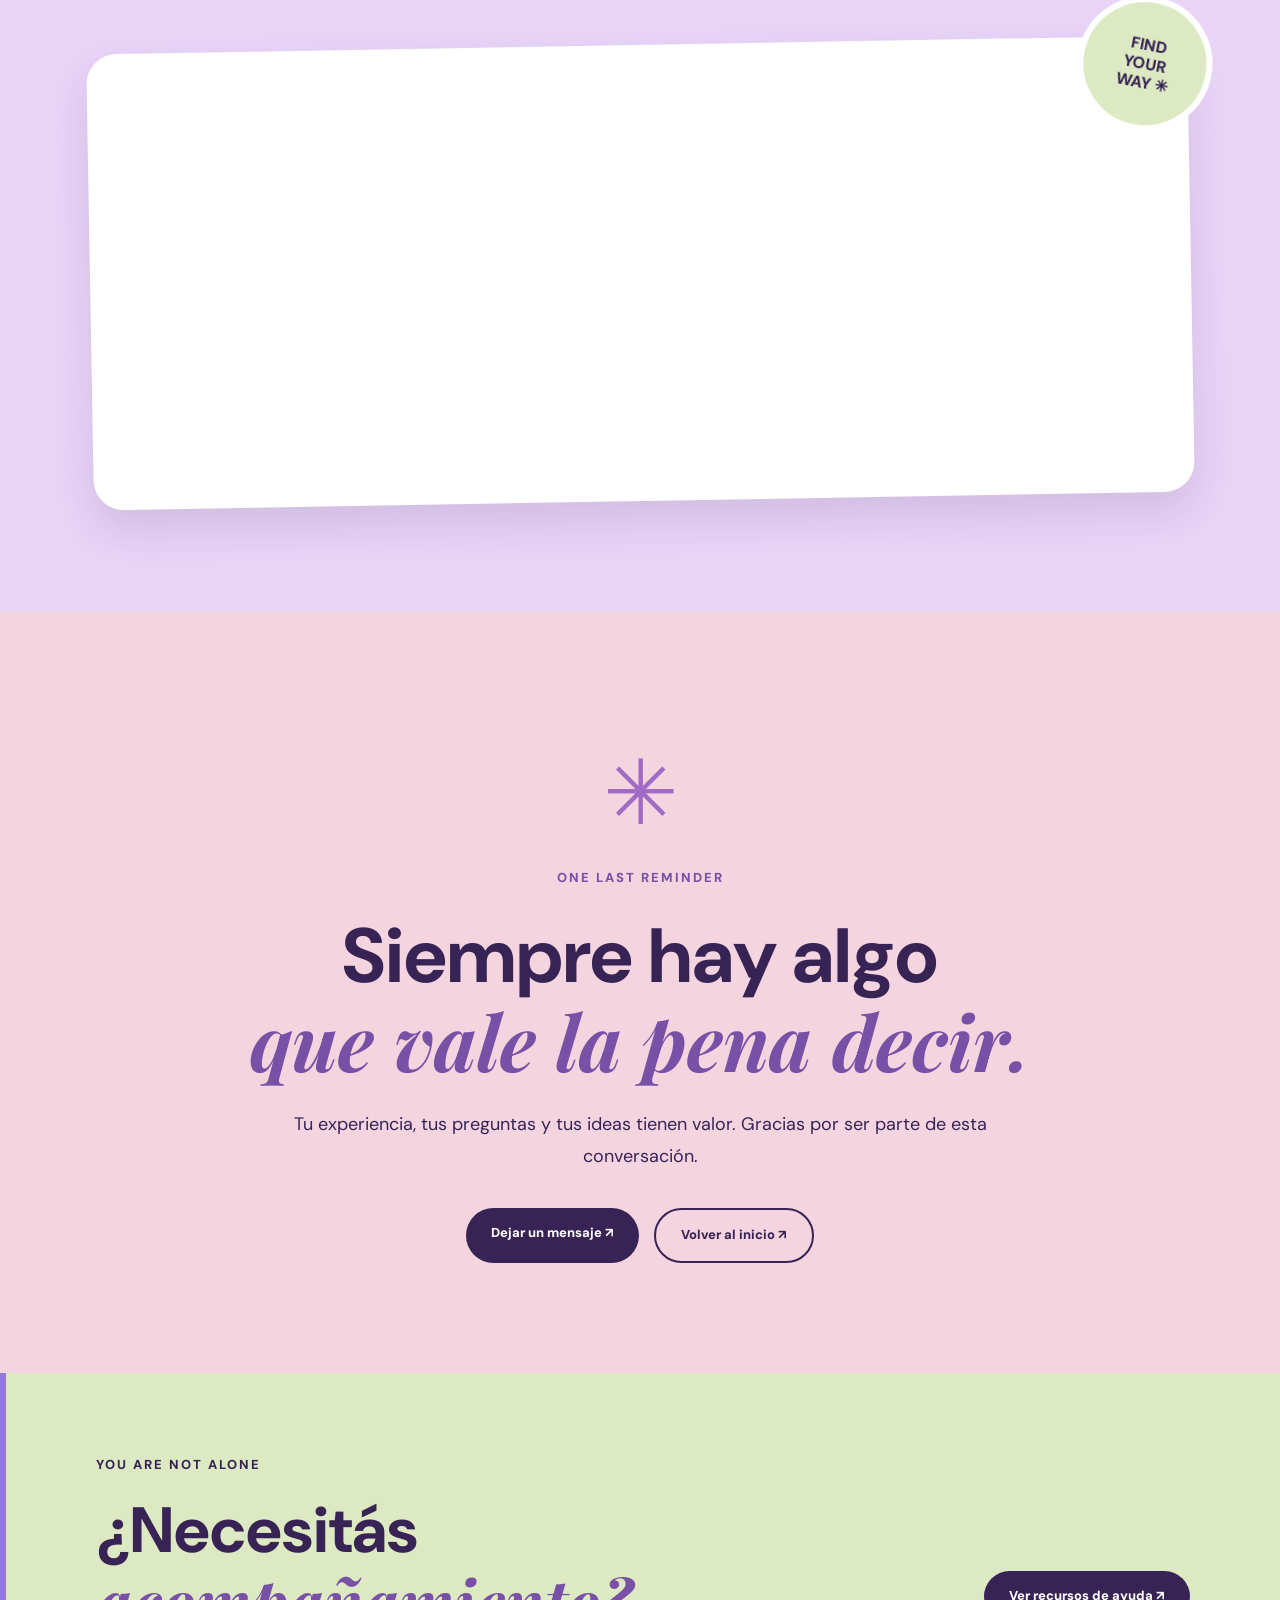
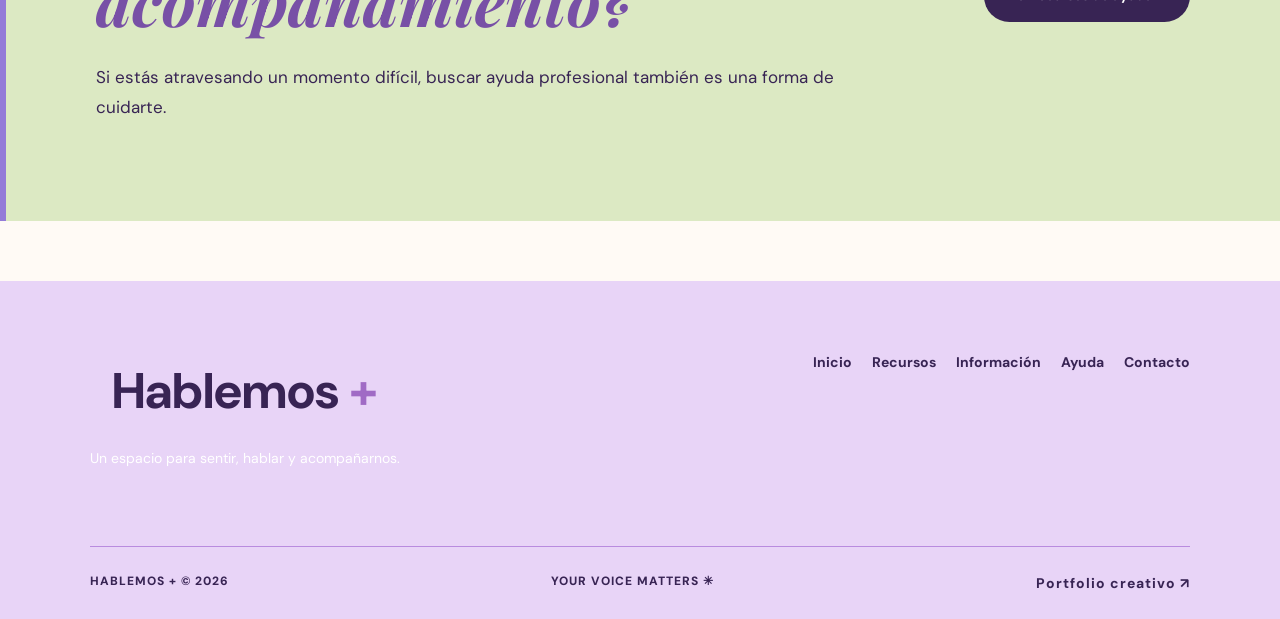
<file: pages/contacto.html>
<!DOCTYPE html>
<html lang="es">

<head>
    <meta charset="UTF-8">
    <meta name="viewport" content="width=device-width, initial-scale=1.0">

    <title>Contacto | Hablemos +</title>

    <meta name="description"
          content="Contactate con Hablemos +. Compartí tus consultas, ideas y sugerencias sobre bienestar emocional.">

    <link rel="stylesheet" href="../css/stylesheet.css">

    <link rel="preconnect" href="https://fonts.googleapis.com">
    <link rel="preconnect" href="https://fonts.gstatic.com" crossorigin>

    <link href="https://fonts.googleapis.com/css2?family=DM+Sans:wght@400;500;600;700;800&family=Playfair+Display:ital,wght@0,600;0,700;1,600&display=swap"
          rel="stylesheet">

</head>

<body class="pagina-contacto-nueva">

    <!-- =====================================
         HEADER
    ===================================== -->

    <header class="contacto-header">

        <a href="../index.html" class="contacto-logo">
            Hablemos <span>+</span>
        </a>

        <nav aria-label="Navegación principal">
            <ul>
                <li><a href="../index.html">Inicio</a></li>
                <li><a href="recursos.html">Recursos</a></li>
                <li><a href="informacion.html">Información</a></li>
                <li><a href="ayuda.html">Ayuda</a></li>
                <li><a href="contacto.html" aria-current="page">Contacto</a></li>
            </ul>
        </nav>

        <a href="#formulario-contacto" class="contacto-header-boton">
            Escribinos ↗
        </a>

    </header>


    <main>

        <!-- =====================================
             01 / HERO
        ===================================== -->

        <section class="contacto-hero">

            <div class="contacto-hero-texto">

                <p class="contacto-etiqueta">
                    LET'S TALK ABOUT IT ✳
                </p>

                <h1>
                    Todo empieza
                    <em>con un hola.</em>
                </h1>

                <p class="contacto-hero-descripcion">
                    A veces, lo único que necesitamos
                    es encontrar un espacio donde
                    podamos expresarnos.
                </p>

                <p class="contacto-hero-descripcion">
                    Si querés hacer una consulta,
                    compartir una idea o simplemente
                    dejarnos un mensaje,
                    estamos para escucharte.
                </p>

                <div class="contacto-hero-botones">

                    <a href="#formulario-contacto"
                       class="contacto-boton-principal">
                        Dejanos tu mensaje ↗
                    </a>

                    <a href="#otras-formas-contacto"
                       class="contacto-boton-secundario">
                        Otras formas de contacto ↓
                    </a>

                </div>

            </div>


            <!-- COLLAGE HERO -->

            <div class="contacto-hero-visual">

                <div class="contacto-visual-fondo">

                    <div class="contacto-burbuja-uno">
                        HELLO!
                        <span>♡</span>
                    </div>

                    <div class="contacto-burbuja-dos">
                        HABLEMOS
                        <em>de todo.</em>
                    </div>

                    <div class="contacto-sticker">
                        YOUR<br>
                        VOICE<br>
                        MATTERS ✳
                    </div>

                    <span class="contacto-estrella-uno">
                        ✳
                    </span>

                    <span class="contacto-estrella-dos">
                        ✦
                    </span>

                </div>

            </div>

        </section>


        <!-- =====================================
             CINTA ANIMADA
        ===================================== -->

        <div class="contacto-cinta"
             aria-label="Tu voz importa">

            <div class="contacto-cinta-interior"
                 aria-hidden="true">

                <span>LET'S TALK ✳ YOUR VOICE MATTERS ✳</span>
                <span>LET'S TALK ✳ YOUR VOICE MATTERS ✳</span>
                <span>LET'S TALK ✳ YOUR VOICE MATTERS ✳</span>
                <span>LET'S TALK ✳ YOUR VOICE MATTERS ✳</span>

            </div>

        </div>


        <!-- =====================================
             02 / INTRODUCCIÓN
        ===================================== -->

        <section class="contacto-introduccion">

            <div>

                <p class="contacto-etiqueta">
                    01 / WE'RE HERE TO LISTEN
                </p>

                <h2>
                    Tu voz
                    <em>importa.</em>
                </h2>

            </div>

            <div class="contacto-introduccion-texto">

                <p>
                    En Hablemos + buscamos construir
                    un espacio cercano, respetuoso
                    y libre de prejuicios.
                </p>

                <p>
                    Podés contarnos qué necesitás,
                    qué te gustaría encontrar
                    en la plataforma o sobre
                    qué temas te gustaría recibir
                    más información.
                </p>

                <p>
                    Porque las mejores conversaciones
                    empiezan cuando nos animamos
                    a compartir lo que pensamos.
                </p>

            </div>

        </section>


        <!-- =====================================
             03 / FORMULARIO
        ===================================== -->

        <section class="contacto-formulario-seccion"
                 id="formulario-contacto">

            <div class="contacto-formulario-intro">

                <p class="contacto-etiqueta">
                    02 / DROP US A MESSAGE
                </p>

                <h2>
                    Te leemos
                    <em>del otro lado.</em>
                </h2>

                <p>
                    ¿Tenés una pregunta, una sugerencia
                    o una idea para compartir?
                    Completá el formulario
                    y dejanos tu mensaje.
                </p>

                <div class="contacto-nota-decorativa">

                    <span>✳ LITTLE REMINDER</span>

                    <p>
                        No hace falta encontrar
                        las palabras perfectas.
                    </p>

                    <em>
                        Lo importante es empezar.
                    </em>

                </div>

            </div>


            <div class="contacto-formulario-tarjeta">

                <div class="contacto-formulario-superior">

                    <span>NEW MESSAGE / 001</span>

                    <span>♡</span>

                </div>

                <h3>Contanos un poquito...</h3>

                <form id="contacto-formulario">

                    <!-- NOMBRE -->

                    <label for="nombre">
                        Tu nombre
                    </label>

                    <input
                        type="text"
                        id="nombre"
                        name="nombre"
                        placeholder="¿Cómo te llamás?"
                        autocomplete="name"
                        required>


                    <!-- EMAIL -->

                    <label for="email">
                        Tu email
                    </label>

                    <input
                        type="email"
                        id="email"
                        name="email"
                        placeholder="tunombre@email.com"
                        autocomplete="email"
                        required>


                    <!-- TEMA -->

                    <label for="tema">
                        ¿Sobre qué querés hablar?
                    </label>

                    <select
                        id="tema"
                        name="tema"
                        required>

                        <option value="" disabled selected>
                            Seleccioná una opción
                        </option>

                        <option value="consulta">
                            Consulta general
                        </option>

                        <option value="ansiedad">
                            Ansiedad
                        </option>

                        <option value="estres">
                            Estrés
                        </option>

                        <option value="autoestima">
                            Autoestima
                        </option>

                        <option value="otro">
                            Otro
                        </option>

                    </select>


                    <!-- MENSAJE -->

                    <label for="mensaje">
                        Tu mensaje
                    </label>

                    <textarea
                        id="mensaje"
                        name="mensaje"
                        rows="6"
                        placeholder="Escribí tu mensaje acá..."
                        required></textarea>


                    <!-- BOTÓN -->

                    <button type="submit">
                        Enviar mensaje ↗
                    </button>

                    <p class="contacto-formulario-aviso">
                        Este formulario es para consultas
                        generales y no es un canal de
                        atención de emergencias.
                    </p>

                </form>

            </div>

        </section>


        <!-- =====================================
             04 / FRASE EDITORIAL
        ===================================== -->

        <section class="contacto-frase">

            <span class="contacto-frase-simbolo">
                ✳
            </span>

            <p class="contacto-etiqueta">
                A FRIENDLY REMINDER
            </p>

            <h2>
                Hablar también
                <em>es una forma de cuidarte.</em>
            </h2>

            <p>
                No siempre necesitamos respuestas.
                A veces, necesitamos que alguien
                nos escuche sin juzgar.
            </p>

            <div class="contacto-frase-estrellas">
                ✦ ♡ ✦
            </div>

        </section>


        <!-- =====================================
             05 / OTRAS FORMAS DE CONTACTO
        ===================================== -->

        <section class="contacto-canales"
                 id="otras-formas-contacto">

            <div class="contacto-seccion-cabecera">

                <div>

                    <p class="contacto-etiqueta">
                        03 / STAY CONNECTED
                    </p>

                    <h2>
                        También podemos
                        <em>encontrarnos acá.</em>
                    </h2>

                </div>

                <p>
                    Elegí la forma de contacto
                    que te resulte más cómoda
                    para acercarte a Hablemos +.
                </p>

            </div>


            <div class="contacto-canales-grid">

                <!-- EMAIL -->

                <article class="contacto-canal-card contacto-canal-email">

                    <div class="contacto-canal-superior">
                        <span>01 / EMAIL</span>
                        <span>↗</span>
                    </div>

                    <div class="contacto-canal-icono">
                        ✉
                    </div>

                    <h3>Email</h3>

                    <p>
                        Para consultas generales,
                        ideas o sugerencias.
                    </p>

                    <a href="mailto:contacto@hablemosmas.com">
                        contacto@hablemosmas.com ↗
                    </a>

                </article>


                <!-- REDES -->

                <article class="contacto-canal-card contacto-canal-redes">

                    <div class="contacto-canal-superior">
                        <span>02 / SOCIAL</span>
                        <span>♡</span>
                    </div>

                    <div class="contacto-canal-icono">
                        @
                    </div>

                    <h3>Redes</h3>

                    <p>
                        Un espacio para compartir
                        ideas y conversaciones
                        sobre bienestar emocional.
                    </p>

                    <p class="contacto-canal-dato">
                        @hablemosmas
                    </p>

                </article>


                <!-- INFORMACIÓN -->

                <article class="contacto-canal-card contacto-canal-info">

                    <div class="contacto-canal-superior">
                        <span>03 / EXPLORE</span>
                        <span>✳</span>
                    </div>

                    <div class="contacto-canal-icono">
                        ✦
                    </div>

                    <h3>Información</h3>

                    <p>
                        Recursos y contenidos
                        sobre bienestar emocional
                        y salud mental.
                    </p>

                    <a href="informacion.html">
                        Seguir explorando ↗
                    </a>

                </article>

            </div>

        </section>


        <!-- =====================================
             06 / MAPA
        ===================================== -->

        <section class="contacto-mapa-seccion">

            <div class="contacto-mapa-intro">

                <p class="contacto-etiqueta">
                    04 / LOCATION
                </p>

                <h2>
                    Un punto
                    <em>en el mapa.</em>
                </h2>

                <p>
                    Este mapa muestra una ubicación
                    de referencia. Para recibir orientación
                    o encontrar recursos de ayuda,
                    visitá nuestra sección especializada.
                </p>

            </div>


            <div class="contacto-mapa-marco">

                <div class="contacto-mapa-sticker">
                    FIND<br>
                    YOUR<br>
                    WAY ✳
                </div>

                <iframe
                    src="https://www.google.com/maps/embed?pb=!1m18!1m12!1m3!1d3284.0780010740546!2d-58.41989212355892!3d-34.60218905741882!2m3!1f0!2f0!3f0!3m2!1i1024!2i768!4f13.1!3m3!1m2!1s0x95bcca62078fbd79%3A0xa4a38c7a1b32f738!2sCl%C3%ADnica%20Avril!5e0!3m2!1sen!2sar!4v1789065607107!5m2!1sen!2sar"
                    title="Mapa de referencia en Google Maps"
                    loading="lazy"
                    referrerpolicy="no-referrer-when-downgrade"
                    allowfullscreen>
                </iframe>

            </div>

        </section>


        <!-- =====================================
             07 / CIERRE
        ===================================== -->

        <section class="contacto-cierre">

            <span class="contacto-cierre-estrella">
                ✳
            </span>

            <p class="contacto-etiqueta">
                ONE LAST REMINDER
            </p>

            <h2>
                Siempre hay algo
                <em>que vale la pena decir.</em>
            </h2>

            <p>
                Tu experiencia, tus preguntas
                y tus ideas tienen valor.
                Gracias por ser parte
                de esta conversación.
            </p>

            <div class="contacto-cierre-botones">

                <a href="#formulario-contacto"
                   class="contacto-boton-principal">
                    Dejar un mensaje ↗
                </a>

                <a href="../index.html"
                   class="contacto-boton-secundario">
                    Volver al inicio ↗
                </a>

            </div>

        </section>

    </main>


    <!-- =====================================
         ASIDE
    ===================================== -->

    <aside class="contacto-ayuda">

        <div>

            <p class="contacto-etiqueta">
                YOU ARE NOT ALONE
            </p>

            <h2>
                ¿Necesitás
                <em>acompañamiento?</em>
            </h2>

            <p>
                Si estás atravesando un momento difícil,
                buscar ayuda profesional también
                es una forma de cuidarte.
            </p>

        </div>

        <a href="ayuda.html"
           class="contacto-boton-principal">
            Ver recursos de ayuda ↗
        </a>

    </aside>


    <!-- =====================================
         FOOTER
    ===================================== -->

    <footer class="contacto-footer">

        <div class="contacto-footer-superior">

            <div>

                <h2>Hablemos <span>+</span></h2>

                <p>
                    Un espacio para sentir,
                    hablar y acompañarnos.
                </p>

            </div>

            <nav aria-label="Navegación del pie de página">

                <a href="../index.html">Inicio</a>
                <a href="recursos.html">Recursos</a>
                <a href="informacion.html">Información</a>
                <a href="ayuda.html">Ayuda</a>
                <a href="contacto.html">Contacto</a>

            </nav>

        </div>


        <div class="contacto-footer-inferior">

            <span>HABLEMOS + © 2026</span>

            <span>YOUR VOICE MATTERS ✳</span>

            <a href="portfolio.html">
                Portfolio creativo ↗
            </a>

        </div>

    </footer>

</body>
</html>
</file>
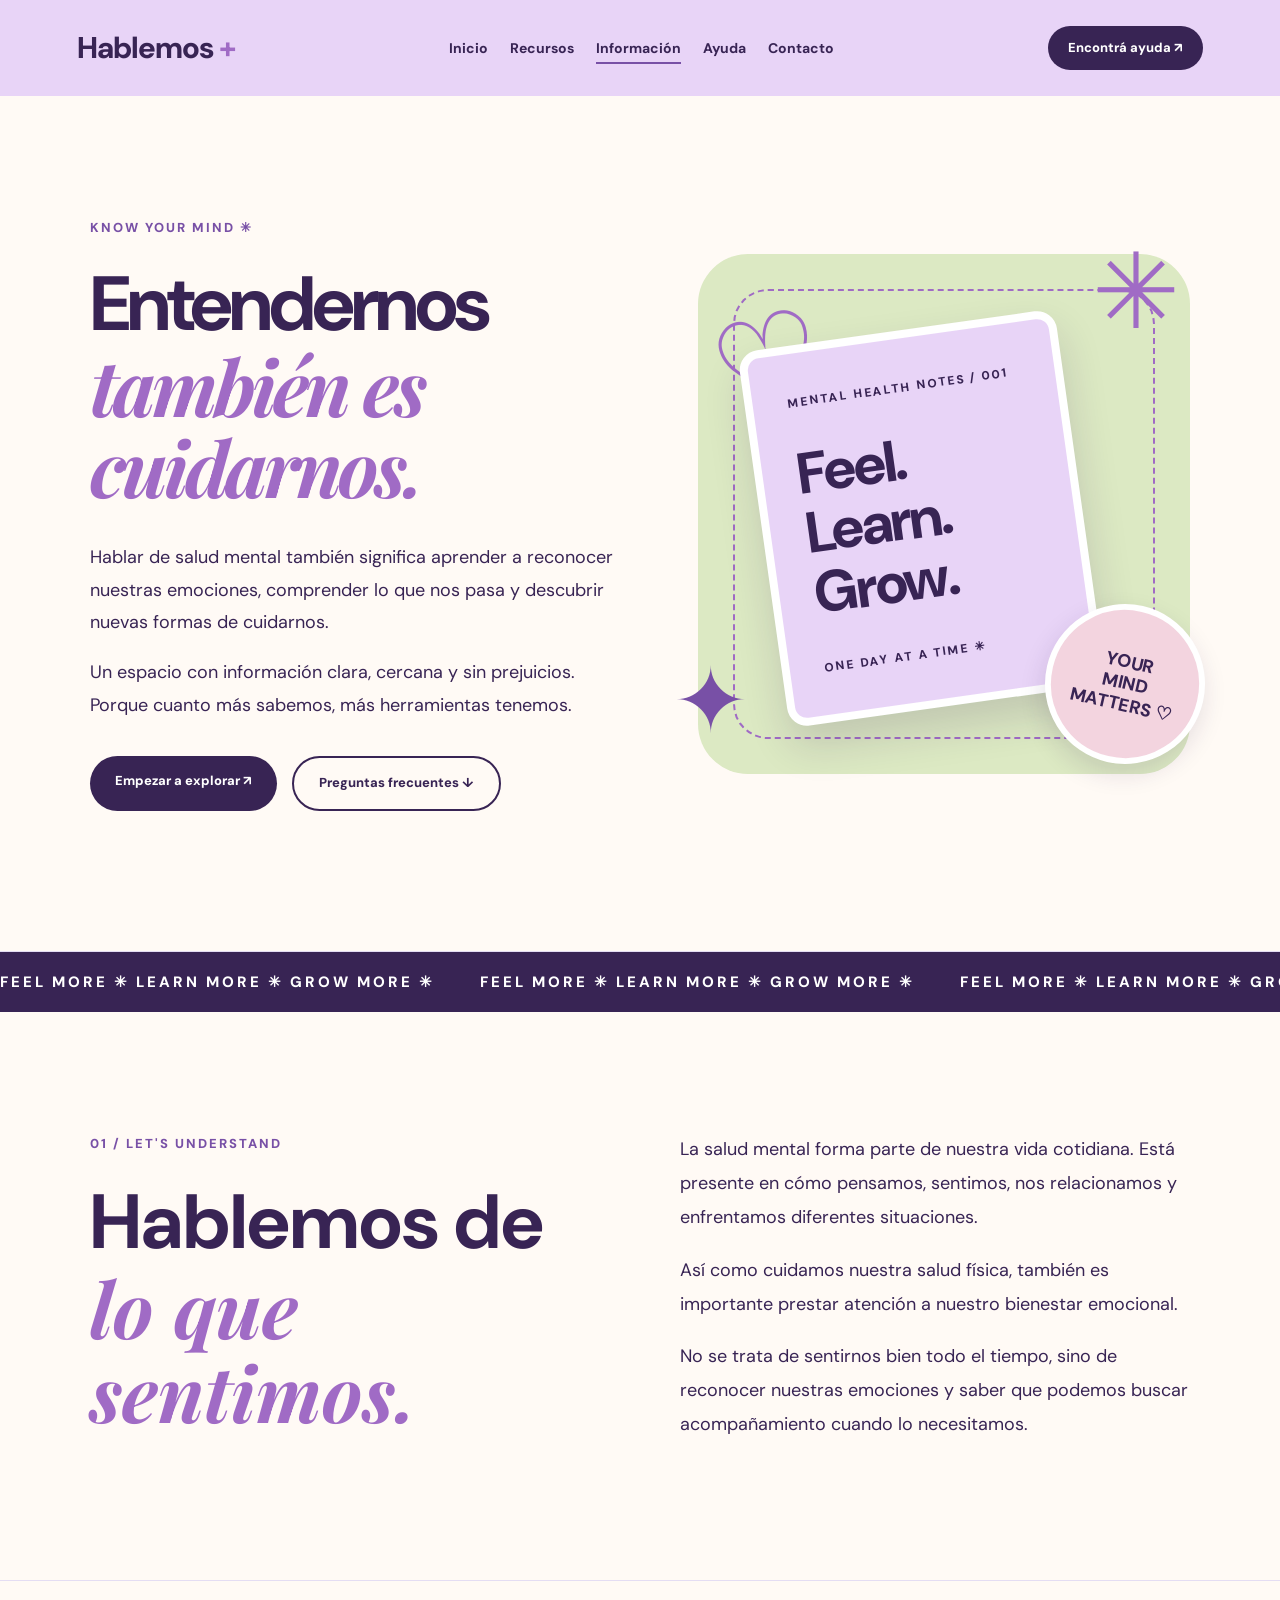
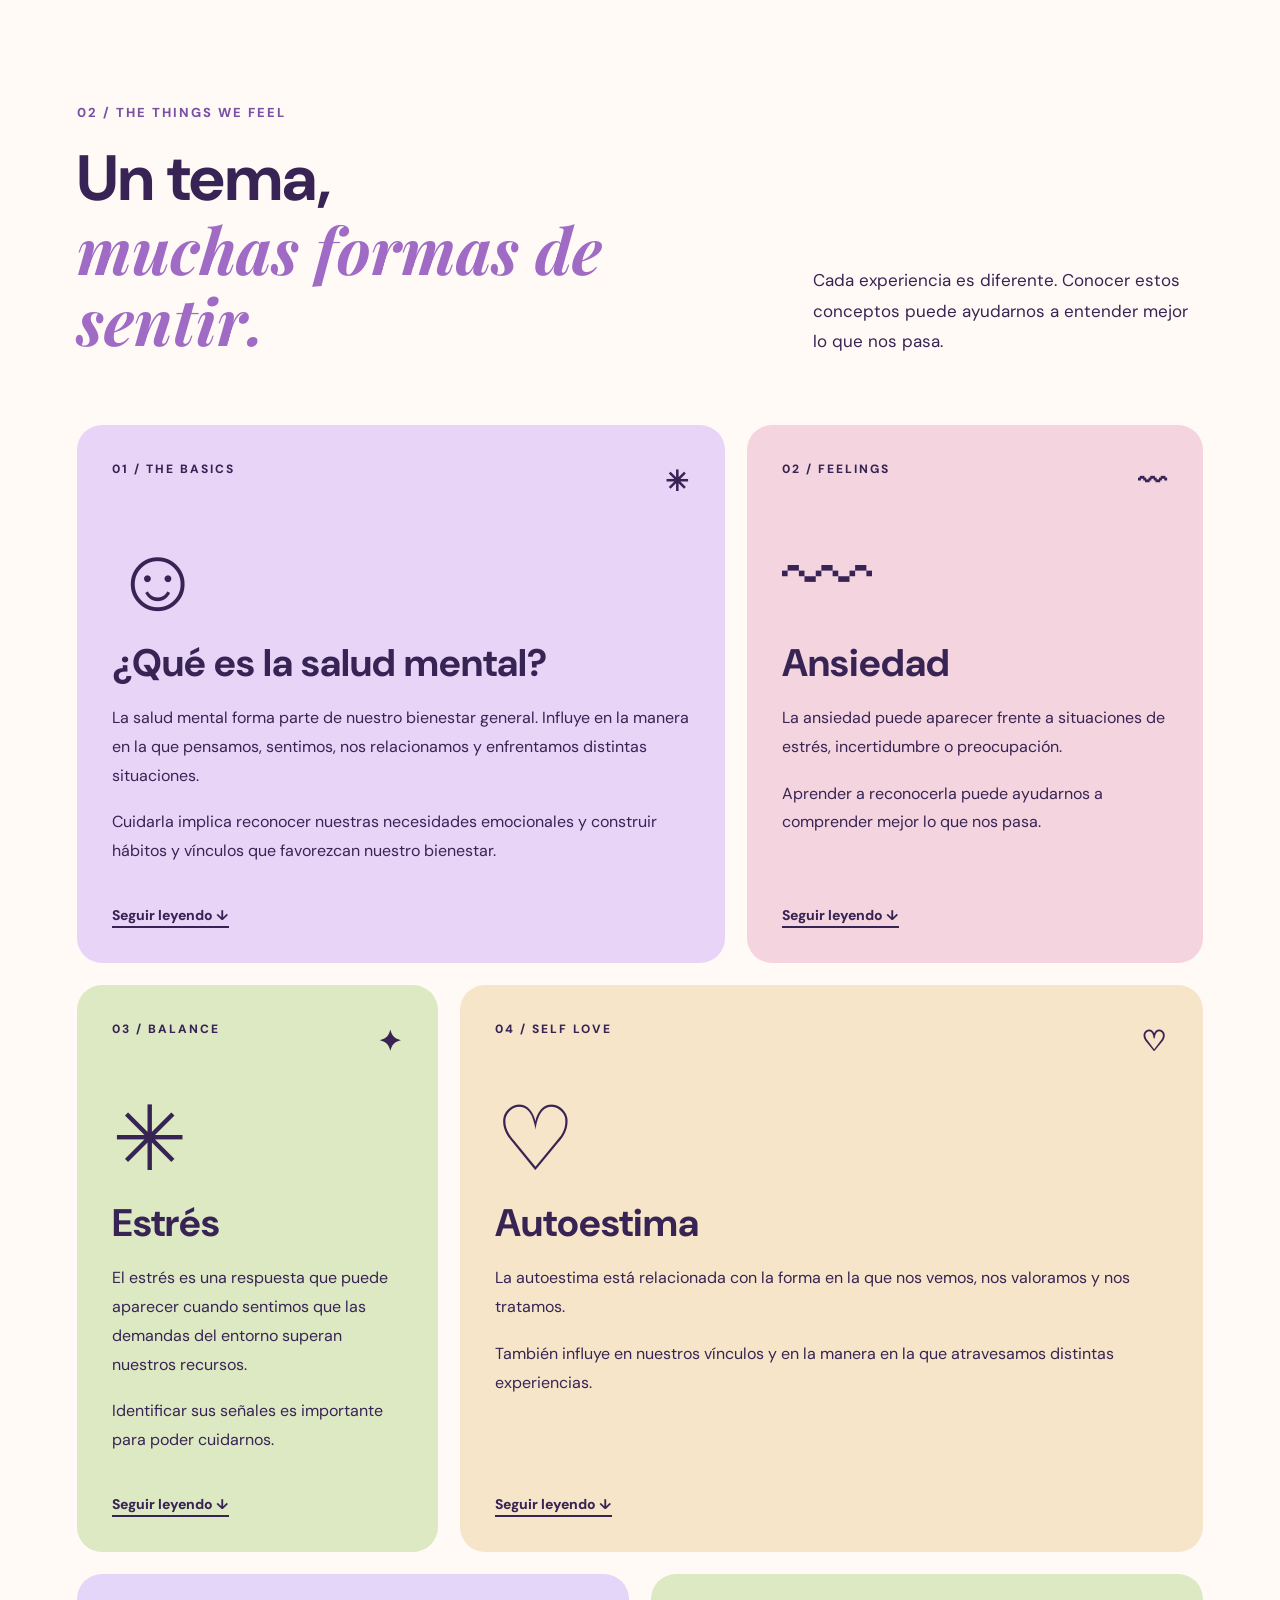
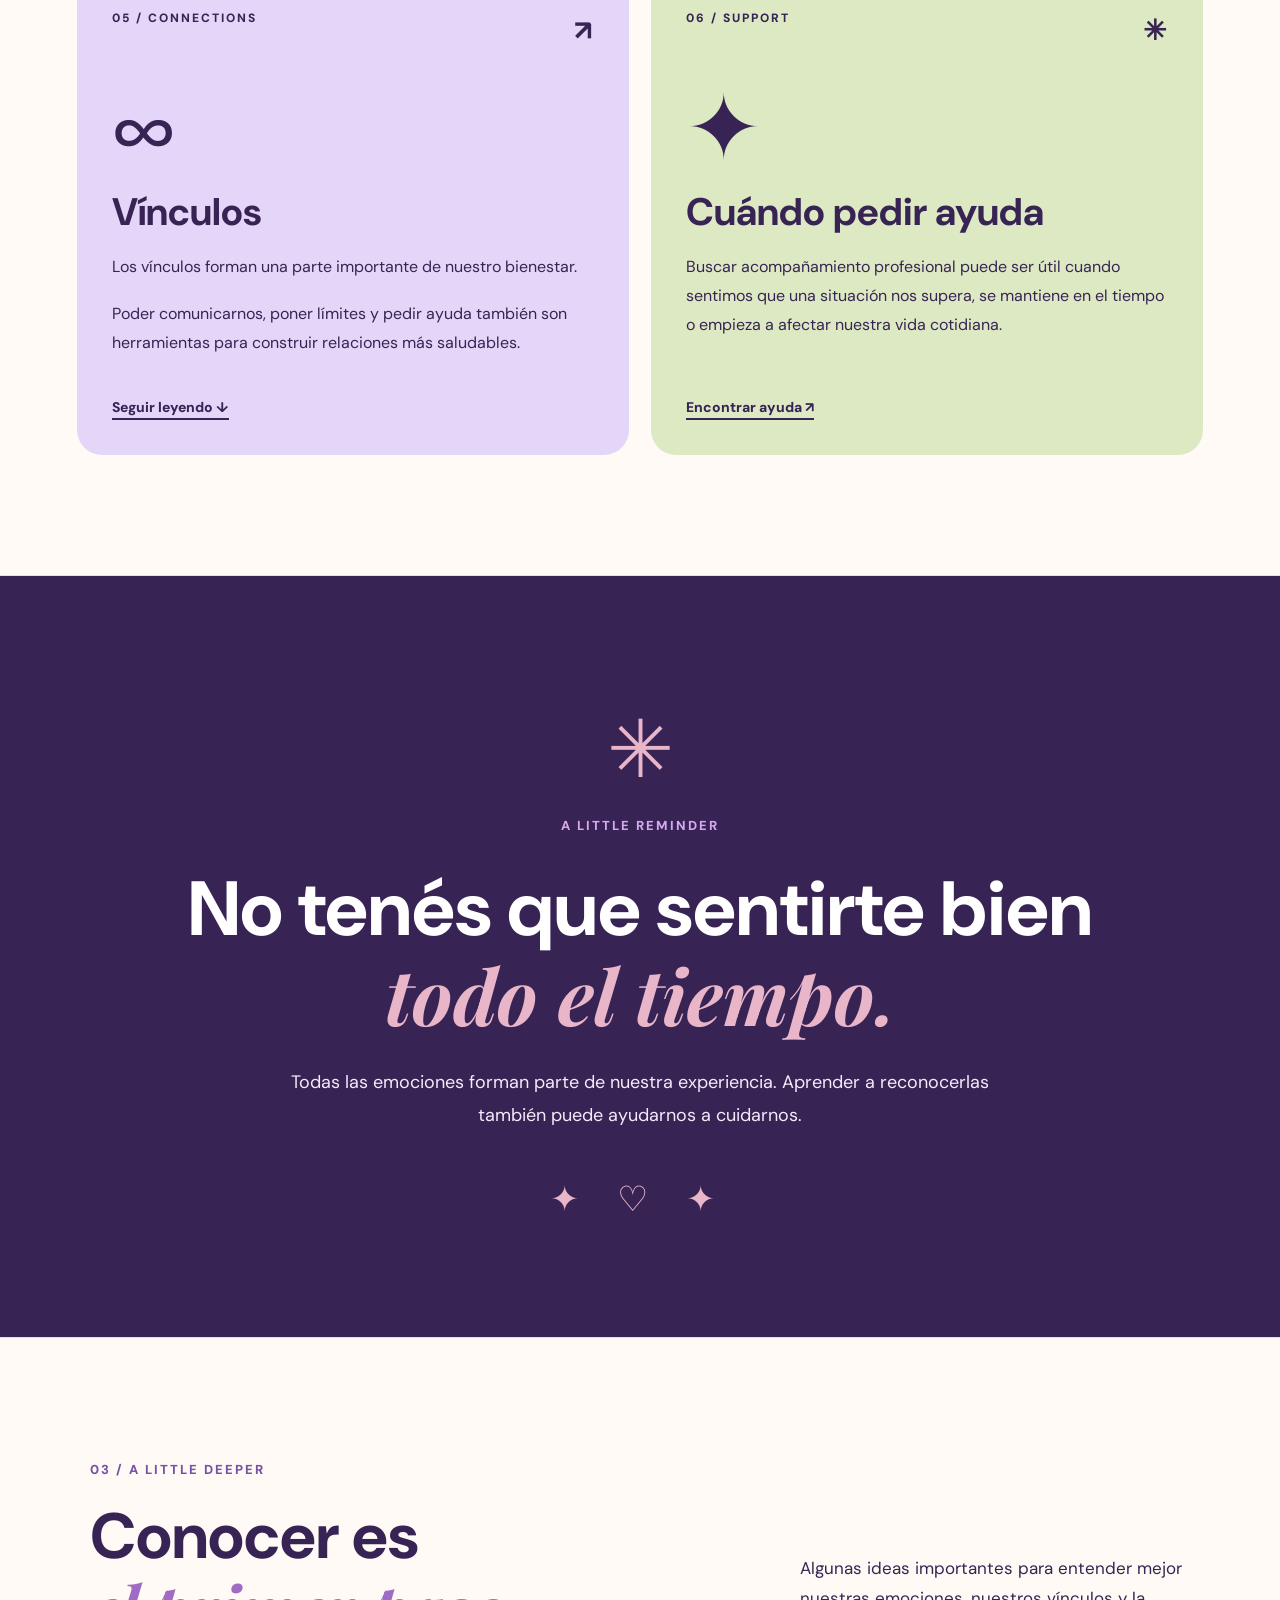
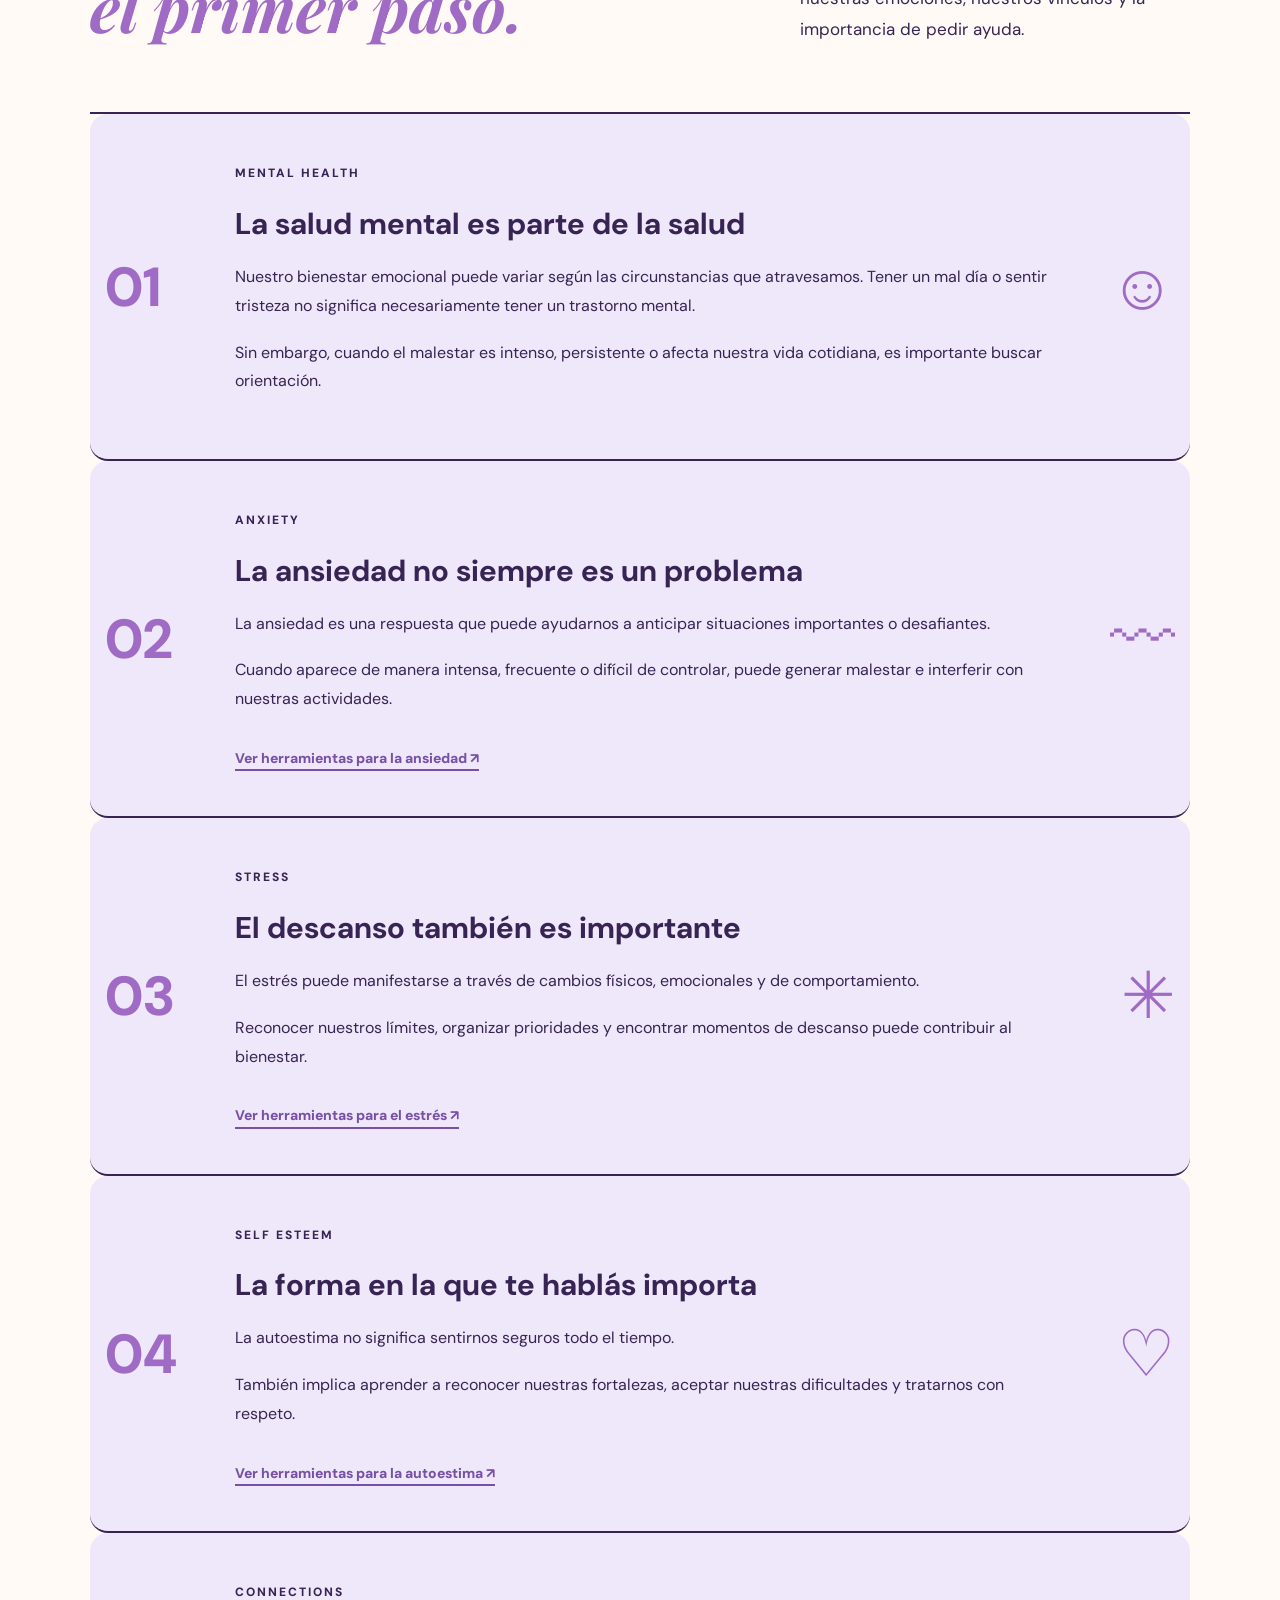
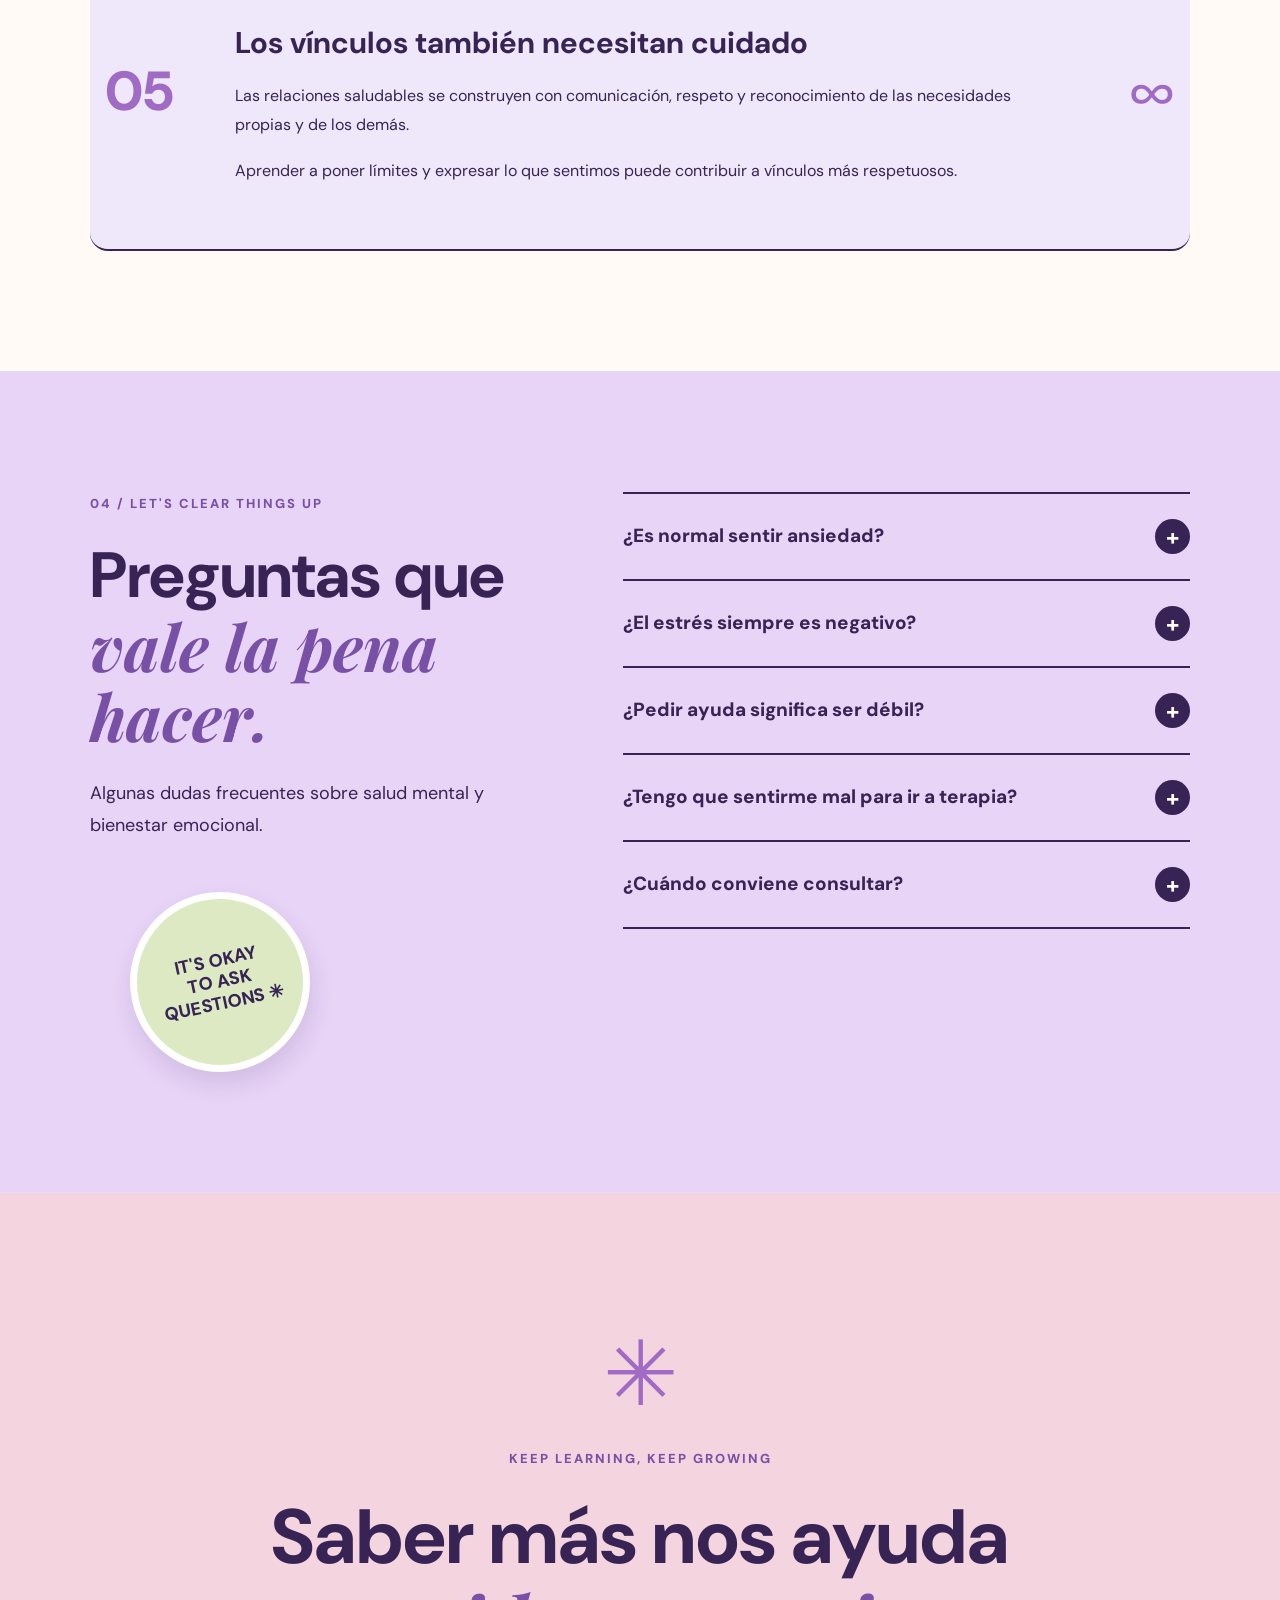
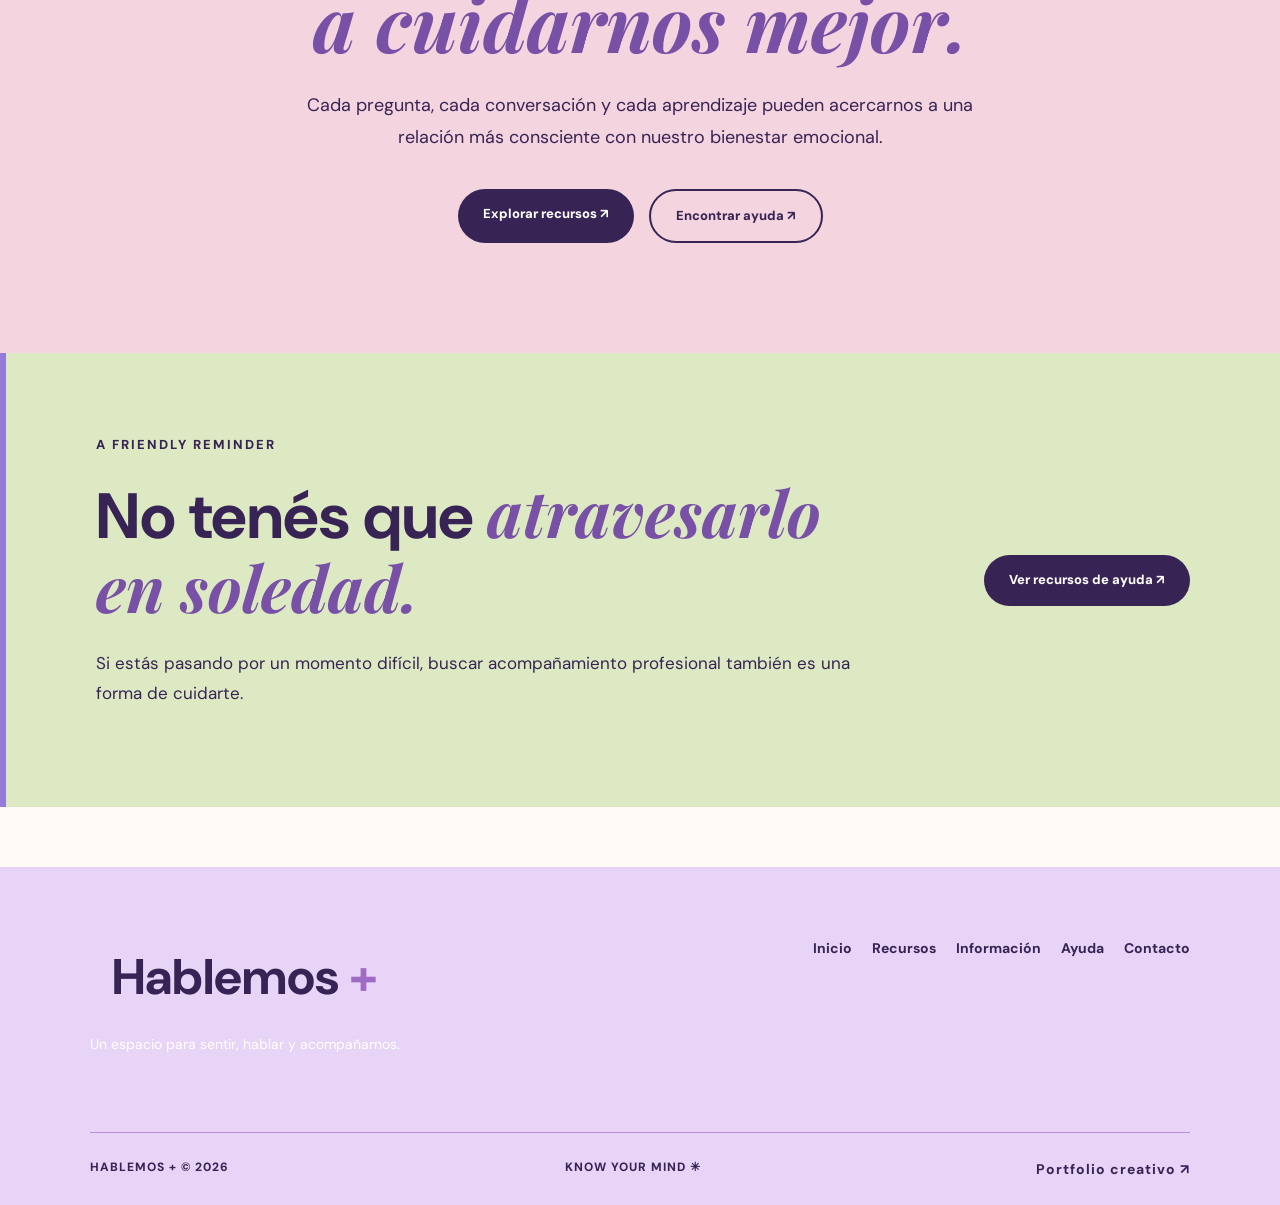
<file: pages/informacion.html>
<!DOCTYPE html>
<html lang="es">

<head>
    <meta charset="UTF-8">
    <meta name="viewport" content="width=device-width, initial-scale=1.0">

    <title>Información | Hablemos +</title>

    <meta name="description"
          content="Información clara y accesible sobre salud mental, ansiedad, estrés, autoestima, vínculos y cuándo buscar ayuda.">

    <link rel="stylesheet" href="../css/stylesheet.css">

    <link rel="preconnect" href="https://fonts.googleapis.com">
    <link rel="preconnect" href="https://fonts.gstatic.com" crossorigin>

    <link href="https://fonts.googleapis.com/css2?family=DM+Sans:wght@400;500;600;700;800&family=Playfair+Display:ital,wght@0,600;0,700;1,600&display=swap"
          rel="stylesheet">

</head>

<body class="pagina-informacion-nueva">

    <!-- =====================================
         HEADER
    ===================================== -->

    <header class="informacion-header">

        <a href="../index.html" class="informacion-logo">
            Hablemos <span>+</span>
        </a>

        <nav aria-label="Navegación principal">
            <ul>
                <li><a href="../index.html">Inicio</a></li>
                <li><a href="recursos.html">Recursos</a></li>
                <li>
                    <a href="informacion.html" aria-current="page">
                        Información
                    </a>
                </li>
                <li><a href="ayuda.html">Ayuda</a></li>
                <li><a href="contacto.html">Contacto</a></li>
            </ul>
        </nav>

        <a href="ayuda.html" class="informacion-header-boton">
            Encontrá ayuda ↗
        </a>

    </header>


    <main>

        <!-- =====================================
             01 / HERO
        ===================================== -->

        <section class="informacion-hero">

            <div class="informacion-hero-texto">

                <p class="informacion-etiqueta">
                    KNOW YOUR MIND ✳
                </p>

                <h1>
                    Entendernos
                    <em>también es cuidarnos.</em>
                </h1>

                <p class="informacion-hero-descripcion">
                    Hablar de salud mental también significa
                    aprender a reconocer nuestras emociones,
                    comprender lo que nos pasa y descubrir
                    nuevas formas de cuidarnos.
                </p>

                <p class="informacion-hero-descripcion">
                    Un espacio con información clara,
                    cercana y sin prejuicios.
                    Porque cuanto más sabemos,
                    más herramientas tenemos.
                </p>

                <div class="informacion-hero-botones">

                    <a href="#explorar-informacion"
                       class="informacion-boton-principal">
                        Empezar a explorar ↗
                    </a>

                    <a href="#preguntas-frecuentes"
                       class="informacion-boton-secundario">
                        Preguntas frecuentes ↓
                    </a>

                </div>

            </div>


            <!-- COLLAGE GRÁFICO -->

            <div class="informacion-hero-visual">

                <div class="informacion-visual-fondo">

                    <div class="informacion-visual-tarjeta">

                        <span>MENTAL HEALTH NOTES / 001</span>

                        <p>
                            Feel.<br>
                            Learn.<br>
                            Grow.
                        </p>

                        <span>ONE DAY AT A TIME ✳</span>

                    </div>

                    <div class="informacion-visual-circulo">
                        YOUR<br>
                        MIND<br>
                        MATTERS ♡
                    </div>

                    <span class="informacion-visual-estrella">
                        ✳
                    </span>

                    <span class="informacion-visual-corazon">
                        ♡
                    </span>

                    <span class="informacion-visual-destello">
                        ✦
                    </span>

                </div>

            </div>

        </section>


        <!-- =====================================
             CINTA ANIMADA
        ===================================== -->

        <div class="informacion-cinta"
             aria-label="Mental health matters">

            <div class="informacion-cinta-interior"
                 aria-hidden="true">

                <span>FEEL MORE ✳ LEARN MORE ✳ GROW MORE ✳</span>
                <span>FEEL MORE ✳ LEARN MORE ✳ GROW MORE ✳</span>
                <span>FEEL MORE ✳ LEARN MORE ✳ GROW MORE ✳</span>
                <span>FEEL MORE ✳ LEARN MORE ✳ GROW MORE ✳</span>

            </div>

        </div>


        <!-- =====================================
             02 / INTRODUCCIÓN EDITORIAL
        ===================================== -->

        <section class="informacion-introduccion">

            <div>

                <p class="informacion-etiqueta">
                    01 / LET'S UNDERSTAND
                </p>

                <h2>
                    Hablemos de
                    <em>lo que sentimos.</em>
                </h2>

            </div>

            <div class="informacion-introduccion-texto">

                <p>
                    La salud mental forma parte
                    de nuestra vida cotidiana.
                    Está presente en cómo pensamos,
                    sentimos, nos relacionamos
                    y enfrentamos diferentes situaciones.
                </p>

                <p>
                    Así como cuidamos nuestra salud física,
                    también es importante prestar atención
                    a nuestro bienestar emocional.
                </p>

                <p>
                    No se trata de sentirnos bien todo
                    el tiempo, sino de reconocer nuestras
                    emociones y saber que podemos
                    buscar acompañamiento cuando
                    lo necesitamos.
                </p>

            </div>

        </section>


        <!-- =====================================
             03 / TEMAS PRINCIPALES
        ===================================== -->

        <section class="informacion-temas"
                 id="explorar-informacion">

            <div class="informacion-seccion-cabecera">

                <div>

                    <p class="informacion-etiqueta">
                        02 / THE THINGS WE FEEL
                    </p>

                    <h2>
                        Un tema,
                        <em>muchas formas de sentir.</em>
                    </h2>

                </div>

                <p>
                    Cada experiencia es diferente.
                    Conocer estos conceptos puede
                    ayudarnos a entender mejor
                    lo que nos pasa.
                </p>

            </div>


            <div class="informacion-temas-grid">

                <!-- SALUD MENTAL -->

                <article class="informacion-tema-card informacion-card-mental">

                    <div class="informacion-tema-superior">
                        <span>01 / THE BASICS</span>
                        <span>✳</span>
                    </div>

                    <div class="informacion-tema-icono">
                        ☺
                    </div>

                    <h3>¿Qué es la salud mental?</h3>

                    <p>
                        La salud mental forma parte
                        de nuestro bienestar general.
                        Influye en la manera en la que
                        pensamos, sentimos, nos relacionamos
                        y enfrentamos distintas situaciones.
                    </p>

                    <p>
                        Cuidarla implica reconocer
                        nuestras necesidades emocionales
                        y construir hábitos y vínculos
                        que favorezcan nuestro bienestar.
                    </p>

                    <a href="#salud-mental-detalle">
                        Seguir leyendo ↓
                    </a>

                </article>


                <!-- ANSIEDAD -->

                <article class="informacion-tema-card informacion-card-ansiedad">

                    <div class="informacion-tema-superior">
                        <span>02 / FEELINGS</span>
                        <span>〰</span>
                    </div>

                    <div class="informacion-tema-icono">
                        〰
                    </div>

                    <h3>Ansiedad</h3>

                    <p>
                        La ansiedad puede aparecer
                        frente a situaciones de estrés,
                        incertidumbre o preocupación.
                    </p>

                    <p>
                        Aprender a reconocerla puede
                        ayudarnos a comprender mejor
                        lo que nos pasa.
                    </p>

                    <a href="#ansiedad-detalle">
                        Seguir leyendo ↓
                    </a>

                </article>


                <!-- ESTRÉS -->

                <article class="informacion-tema-card informacion-card-estres">

                    <div class="informacion-tema-superior">
                        <span>03 / BALANCE</span>
                        <span>✦</span>
                    </div>

                    <div class="informacion-tema-icono">
                        ✳
                    </div>

                    <h3>Estrés</h3>

                    <p>
                        El estrés es una respuesta
                        que puede aparecer cuando sentimos
                        que las demandas del entorno
                        superan nuestros recursos.
                    </p>

                    <p>
                        Identificar sus señales
                        es importante para poder cuidarnos.
                    </p>

                    <a href="#estres-detalle">
                        Seguir leyendo ↓
                    </a>

                </article>


                <!-- AUTOESTIMA -->

                <article class="informacion-tema-card informacion-card-autoestima">

                    <div class="informacion-tema-superior">
                        <span>04 / SELF LOVE</span>
                        <span>♡</span>
                    </div>

                    <div class="informacion-tema-icono">
                        ♡
                    </div>

                    <h3>Autoestima</h3>

                    <p>
                        La autoestima está relacionada
                        con la forma en la que nos vemos,
                        nos valoramos y nos tratamos.
                    </p>

                    <p>
                        También influye en nuestros vínculos
                        y en la manera en la que atravesamos
                        distintas experiencias.
                    </p>

                    <a href="#autoestima-detalle">
                        Seguir leyendo ↓
                    </a>

                </article>


                <!-- VÍNCULOS -->

                <article class="informacion-tema-card informacion-card-vinculos">

                    <div class="informacion-tema-superior">
                        <span>05 / CONNECTIONS</span>
                        <span>↗</span>
                    </div>

                    <div class="informacion-tema-icono">
                        ∞
                    </div>

                    <h3>Vínculos</h3>

                    <p>
                        Los vínculos forman una parte
                        importante de nuestro bienestar.
                    </p>

                    <p>
                        Poder comunicarnos, poner límites
                        y pedir ayuda también son
                        herramientas para construir
                        relaciones más saludables.
                    </p>

                    <a href="#vinculos-detalle">
                        Seguir leyendo ↓
                    </a>

                </article>


                <!-- PEDIR AYUDA -->

                <article class="informacion-tema-card informacion-card-ayuda">

                    <div class="informacion-tema-superior">
                        <span>06 / SUPPORT</span>
                        <span>✳</span>
                    </div>

                    <div class="informacion-tema-icono">
                        ✦
                    </div>

                    <h3>Cuándo pedir ayuda</h3>

                    <p>
                        Buscar acompañamiento profesional
                        puede ser útil cuando sentimos
                        que una situación nos supera,
                        se mantiene en el tiempo
                        o empieza a afectar
                        nuestra vida cotidiana.
                    </p>

                    <a href="ayuda.html">
                        Encontrar ayuda ↗
                    </a>

                </article>

            </div>

        </section>


        <!-- =====================================
             04 / FRASE EDITORIAL
        ===================================== -->

        <section class="informacion-frase">

            <span class="informacion-frase-estrella">
                ✳
            </span>

            <p class="informacion-etiqueta">
                A LITTLE REMINDER
            </p>

            <h2>
                No tenés que sentirte bien
                <em>todo el tiempo.</em>
            </h2>

            <p>
                Todas las emociones forman parte
                de nuestra experiencia.
                Aprender a reconocerlas también
                puede ayudarnos a cuidarnos.
            </p>

            <div class="informacion-frase-deco">
                ✦ ♡ ✦
            </div>

        </section>


        <!-- =====================================
             05 / INFORMACIÓN EN PROFUNDIDAD
        ===================================== -->

        <section class="informacion-aprender">

            <div class="informacion-seccion-cabecera">

                <div>

                    <p class="informacion-etiqueta">
                        03 / A LITTLE DEEPER
                    </p>

                    <h2>
                        Conocer es
                        <em>el primer paso.</em>
                    </h2>

                </div>

                <p>
                    Algunas ideas importantes para
                    entender mejor nuestras emociones,
                    nuestros vínculos y la importancia
                    de pedir ayuda.
                </p>

            </div>


            <div class="informacion-aprender-lista">

                <!-- SALUD MENTAL -->

                <article class="informacion-aprender-item"
                         id="salud-mental-detalle">

                    <span class="informacion-aprender-numero">
                        01
                    </span>

                    <div>

                        <span class="informacion-aprender-etiqueta">
                            MENTAL HEALTH
                        </span>

                        <h3>La salud mental es parte de la salud</h3>

                        <p>
                            Nuestro bienestar emocional
                            puede variar según las circunstancias
                            que atravesamos.
                            Tener un mal día o sentir tristeza
                            no significa necesariamente
                            tener un trastorno mental.
                        </p>

                        <p>
                            Sin embargo, cuando el malestar
                            es intenso, persistente o afecta
                            nuestra vida cotidiana,
                            es importante buscar orientación.
                        </p>

                    </div>

                    <span class="informacion-aprender-simbolo">
                        ☺
                    </span>

                </article>


                <!-- ANSIEDAD -->

                <article class="informacion-aprender-item"
                         id="ansiedad-detalle">

                    <span class="informacion-aprender-numero">
                        02
                    </span>

                    <div>

                        <span class="informacion-aprender-etiqueta">
                            ANXIETY
                        </span>

                        <h3>La ansiedad no siempre es un problema</h3>

                        <p>
                            La ansiedad es una respuesta
                            que puede ayudarnos a anticipar
                            situaciones importantes o desafiantes.
                        </p>

                        <p>
                            Cuando aparece de manera intensa,
                            frecuente o difícil de controlar,
                            puede generar malestar e interferir
                            con nuestras actividades.
                        </p>

                        <a href="recursos.html#herramientas-ansiedad">
                            Ver herramientas para la ansiedad ↗
                        </a>

                    </div>

                    <span class="informacion-aprender-simbolo">
                        〰
                    </span>

                </article>


                <!-- ESTRÉS -->

                <article class="informacion-aprender-item"
                         id="estres-detalle">

                    <span class="informacion-aprender-numero">
                        03
                    </span>

                    <div>

                        <span class="informacion-aprender-etiqueta">
                            STRESS
                        </span>

                        <h3>El descanso también es importante</h3>

                        <p>
                            El estrés puede manifestarse
                            a través de cambios físicos,
                            emocionales y de comportamiento.
                        </p>

                        <p>
                            Reconocer nuestros límites,
                            organizar prioridades y encontrar
                            momentos de descanso puede
                            contribuir al bienestar.
                        </p>

                        <a href="recursos.html#herramientas-estres">
                            Ver herramientas para el estrés ↗
                        </a>

                    </div>

                    <span class="informacion-aprender-simbolo">
                        ✳
                    </span>

                </article>


                <!-- AUTOESTIMA -->

                <article class="informacion-aprender-item"
                         id="autoestima-detalle">

                    <span class="informacion-aprender-numero">
                        04
                    </span>

                    <div>

                        <span class="informacion-aprender-etiqueta">
                            SELF ESTEEM
                        </span>

                        <h3>La forma en la que te hablás importa</h3>

                        <p>
                            La autoestima no significa
                            sentirnos seguros todo el tiempo.
                        </p>

                        <p>
                            También implica aprender
                            a reconocer nuestras fortalezas,
                            aceptar nuestras dificultades
                            y tratarnos con respeto.
                        </p>

                        <a href="recursos.html#herramientas-autoestima">
                            Ver herramientas para la autoestima ↗
                        </a>

                    </div>

                    <span class="informacion-aprender-simbolo">
                        ♡
                    </span>

                </article>


                <!-- VÍNCULOS -->

                <article class="informacion-aprender-item"
                         id="vinculos-detalle">

                    <span class="informacion-aprender-numero">
                        05
                    </span>

                    <div>

                        <span class="informacion-aprender-etiqueta">
                            CONNECTIONS
                        </span>

                        <h3>Los vínculos también necesitan cuidado</h3>

                        <p>
                            Las relaciones saludables
                            se construyen con comunicación,
                            respeto y reconocimiento
                            de las necesidades propias
                            y de los demás.
                        </p>

                        <p>
                            Aprender a poner límites
                            y expresar lo que sentimos
                            puede contribuir a vínculos
                            más respetuosos.
                        </p>

                    </div>

                    <span class="informacion-aprender-simbolo">
                        ∞
                    </span>

                </article>

            </div>

        </section>


        <!-- =====================================
             06 / PREGUNTAS FRECUENTES
        ===================================== -->

        <section class="informacion-faq"
                 id="preguntas-frecuentes">

            <div class="informacion-faq-intro">

                <p class="informacion-etiqueta">
                    04 / LET'S CLEAR THINGS UP
                </p>

                <h2>
                    Preguntas que
                    <em>vale la pena hacer.</em>
                </h2>

                <p>
                    Algunas dudas frecuentes
                    sobre salud mental
                    y bienestar emocional.
                </p>

                <div class="informacion-faq-sticker">
                    IT'S OKAY<br>
                    TO ASK<br>
                    QUESTIONS ✳
                </div>

            </div>


            <div class="informacion-faq-lista">

                <details>

                    <summary>
                        ¿Es normal sentir ansiedad?
                        <span aria-hidden="true">+</span>
                    </summary>

                    <p>
                        Sí. La ansiedad es una respuesta
                        que puede aparecer ante situaciones
                        de incertidumbre o preocupación.
                        Si es intensa, persistente
                        o afecta tu vida cotidiana,
                        puede ser útil consultar
                        con un profesional.
                    </p>

                </details>


                <details>

                    <summary>
                        ¿El estrés siempre es negativo?
                        <span aria-hidden="true">+</span>
                    </summary>

                    <p>
                        No necesariamente.
                        Una respuesta de estrés puede
                        ayudarnos a afrontar determinadas
                        situaciones. Sin embargo,
                        el estrés intenso o sostenido
                        puede afectar nuestro bienestar.
                    </p>

                </details>


                <details>

                    <summary>
                        ¿Pedir ayuda significa ser débil?
                        <span aria-hidden="true">+</span>
                    </summary>

                    <p>
                        No. Reconocer que necesitamos
                        acompañamiento es una manera
                        de cuidar nuestra salud.
                        Buscar ayuda profesional
                        es una opción válida
                        en cualquier momento.
                    </p>

                </details>


                <details>

                    <summary>
                        ¿Tengo que sentirme mal para ir a terapia?
                        <span aria-hidden="true">+</span>
                    </summary>

                    <p>
                        No. La terapia también puede ser
                        un espacio para conocerte mejor,
                        trabajar en tus vínculos
                        o desarrollar herramientas
                        para afrontar diferentes situaciones.
                    </p>

                </details>


                <details>

                    <summary>
                        ¿Cuándo conviene consultar?
                        <span aria-hidden="true">+</span>
                    </summary>

                    <p>
                        Cuando el malestar persiste,
                        se intensifica o interfiere
                        con el descanso, los vínculos,
                        el estudio, el trabajo
                        o las actividades cotidianas.
                        No es necesario esperar
                        a que la situación empeore.
                    </p>

                    <a href="ayuda.html">
                        Encontrar recursos de ayuda ↗
                    </a>

                </details>

            </div>

        </section>


        <!-- =====================================
             07 / CIERRE
        ===================================== -->

        <section class="informacion-cierre">

            <span class="informacion-cierre-icono">
                ✳
            </span>

            <p class="informacion-etiqueta">
                KEEP LEARNING, KEEP GROWING
            </p>

            <h2>
                Saber más nos ayuda
                <em>a cuidarnos mejor.</em>
            </h2>

            <p>
                Cada pregunta, cada conversación
                y cada aprendizaje pueden acercarnos
                a una relación más consciente
                con nuestro bienestar emocional.
            </p>

            <div class="informacion-cierre-botones">

                <a href="recursos.html"
                   class="informacion-boton-principal">
                    Explorar recursos ↗
                </a>

                <a href="ayuda.html"
                   class="informacion-boton-secundario">
                    Encontrar ayuda ↗
                </a>

            </div>

        </section>

    </main>


    <!-- =====================================
         ASIDE
    ===================================== -->

    <aside class="informacion-ayuda">

        <div>

            <p class="informacion-etiqueta">
                A FRIENDLY REMINDER
            </p>

            <h2>
                No tenés que
                <em>atravesarlo en soledad.</em>
            </h2>

            <p>
                Si estás pasando por un momento difícil,
                buscar acompañamiento profesional
                también es una forma de cuidarte.
            </p>

        </div>

        <a href="ayuda.html"
           class="informacion-boton-principal">
            Ver recursos de ayuda ↗
        </a>

    </aside>


    <!-- =====================================
         FOOTER
    ===================================== -->

    <footer class="informacion-footer">

        <div class="informacion-footer-superior">

            <div>

                <h2>Hablemos <span>+</span></h2>

                <p>
                    Un espacio para sentir,
                    hablar y acompañarnos.
                </p>

            </div>

            <nav aria-label="Navegación del pie de página">

                <a href="../index.html">Inicio</a>
                <a href="recursos.html">Recursos</a>
                <a href="informacion.html">Información</a>
                <a href="ayuda.html">Ayuda</a>
                <a href="contacto.html">Contacto</a>

            </nav>

        </div>


        <div class="informacion-footer-inferior">

            <span>HABLEMOS + © 2026</span>

            <span>KNOW YOUR MIND ✳</span>

            <a href="portfolio.html">
                Portfolio creativo ↗
            </a>

        </div>

    </footer>

</body>
</html>
</file>
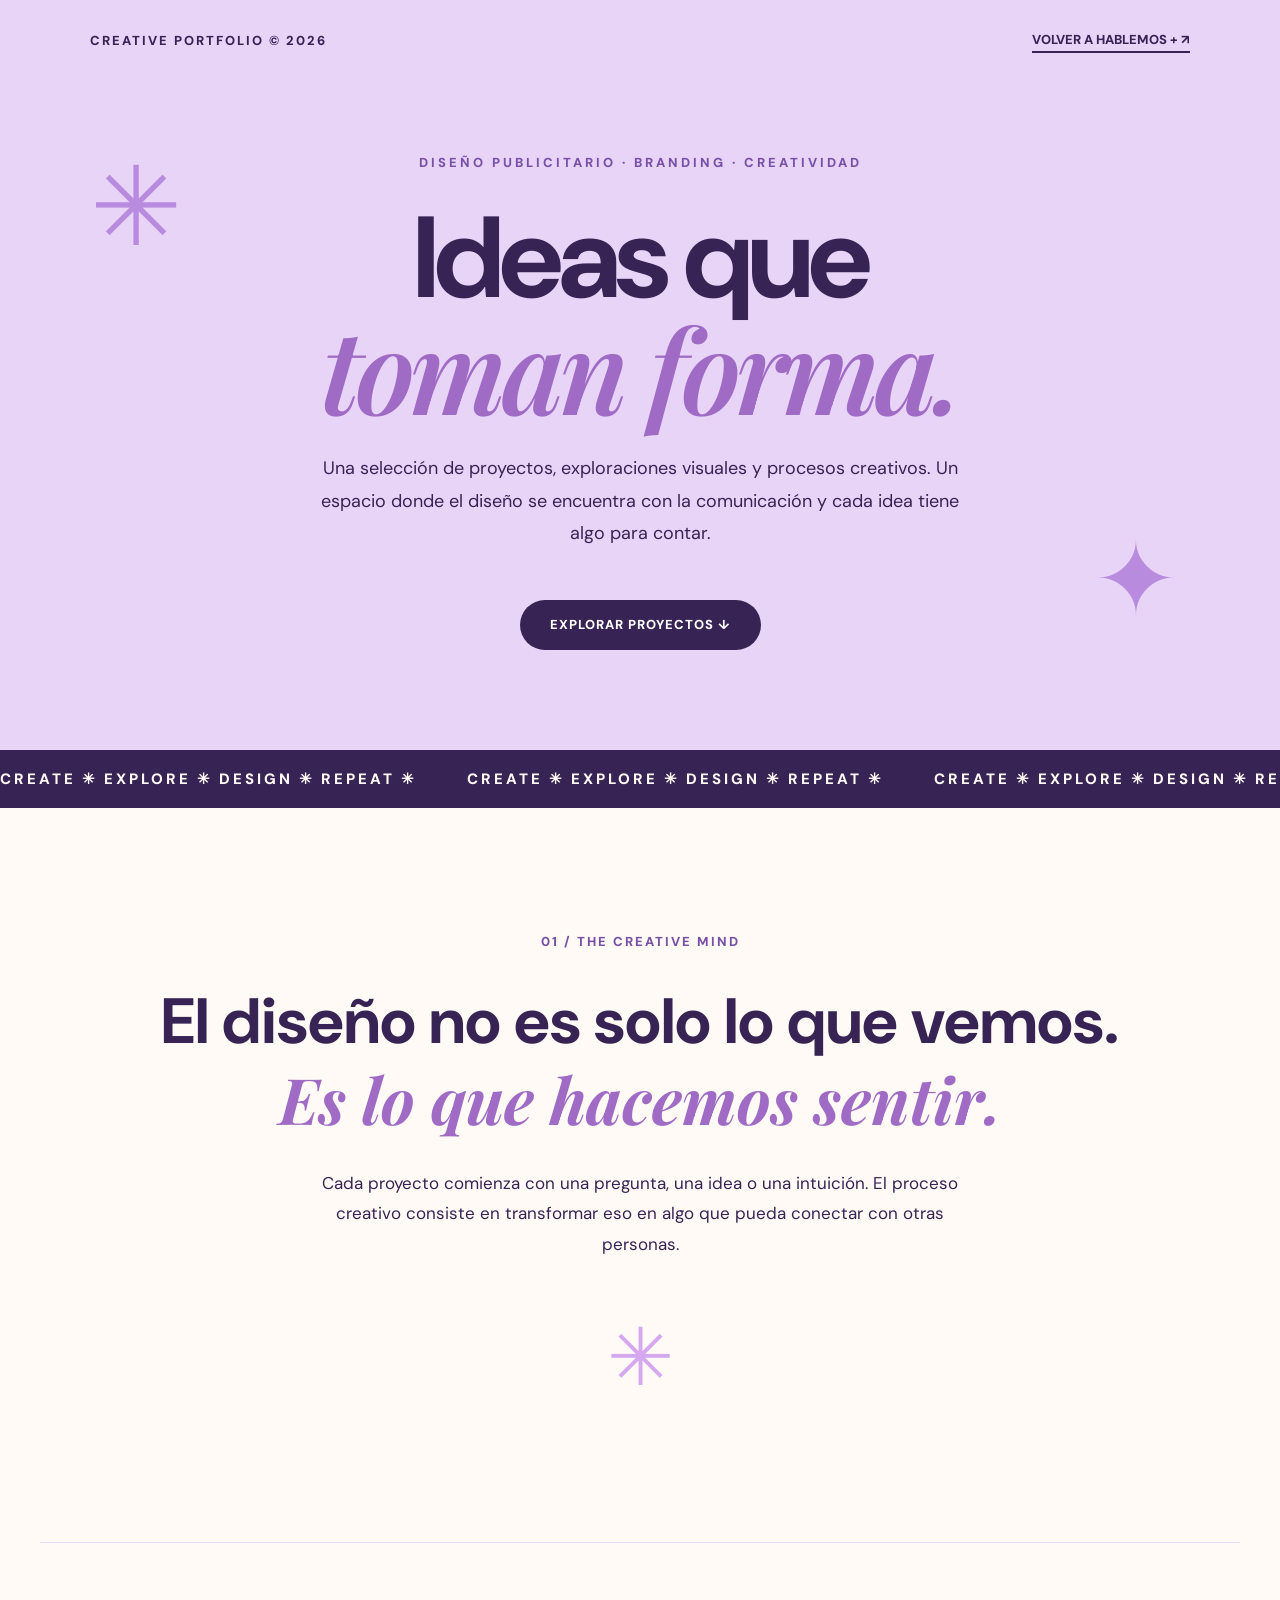
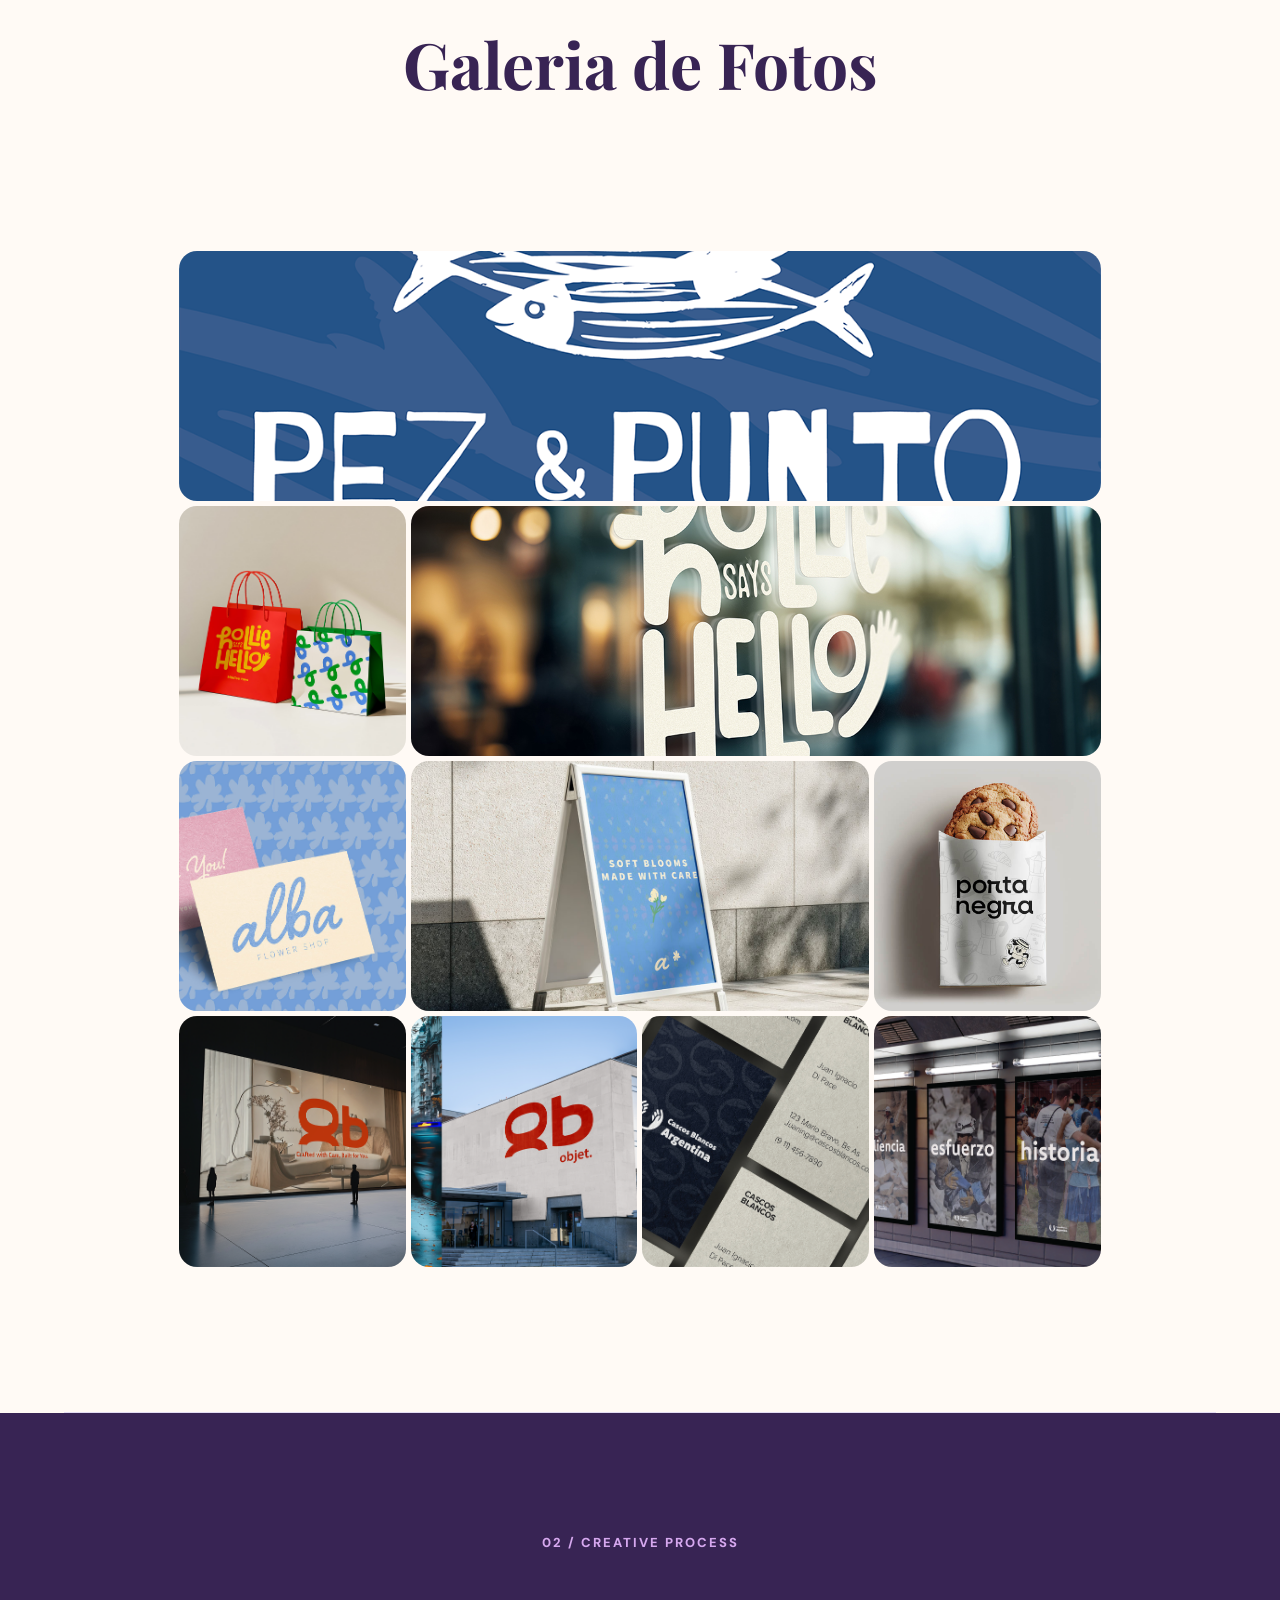
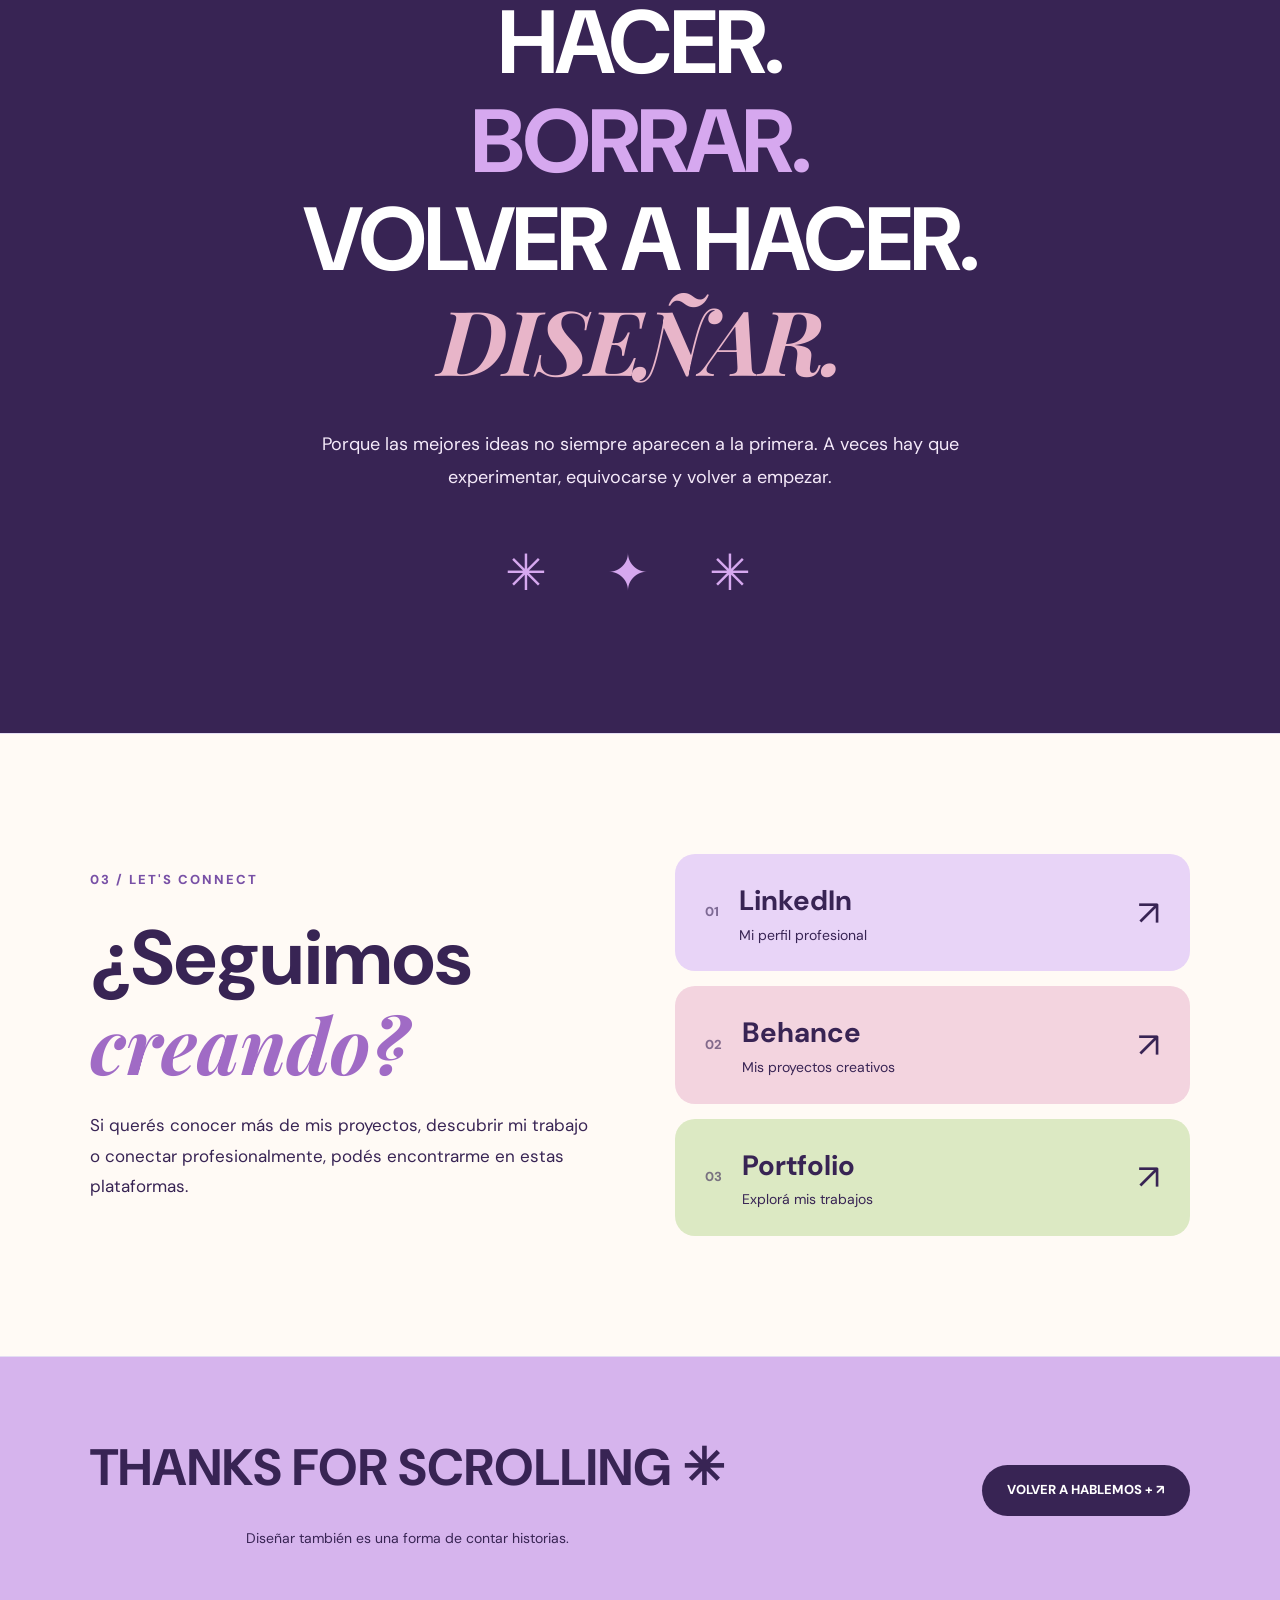
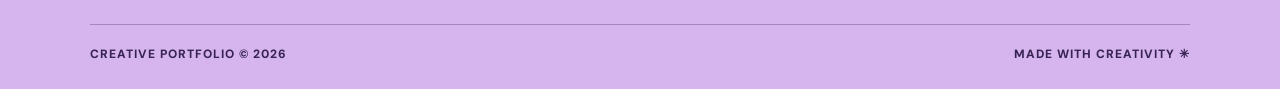
<file: pages/portfolio.html>
<!DOCTYPE html>
<html lang="es">

<head>
    <meta charset="UTF-8">
    <meta name="viewport" content="width=device-width, initial-scale=1.0">

    <link rel="stylesheet" href="../css/stylesheet.css">

    <link rel="preconnect" href="https://fonts.googleapis.com">
    <link rel="preconnect" href="https://fonts.gstatic.com" crossorigin>

    <link href="https://fonts.googleapis.com/css2?family=DM+Sans:wght@400;500;600;700;800&family=Playfair+Display:ital,wght@0,600;0,700&display=swap"
          rel="stylesheet">

    <title>Portfolio Creativo | Hablemos +</title>

</head>

<body class="pagina-portfolio-personal">

    <!-- ========================================
         PRESENTACIÓN
    ======================================== -->

    <header class="portfolio-header">

        <div class="portfolio-header-superior">

            <span>CREATIVE PORTFOLIO © 2026</span>

            <a href="../index.html">
                VOLVER A HABLEMOS + ↗
            </a>

        </div>

        <div class="portfolio-presentacion">

            <p class="portfolio-subtitulo">
                DISEÑO PUBLICITARIO · BRANDING · CREATIVIDAD
            </p>

            <h1>
                Ideas que
                <em>toman forma.</em>
            </h1>

            <p class="portfolio-descripcion">
                Una selección de proyectos, exploraciones visuales
                y procesos creativos. Un espacio donde el diseño
                se encuentra con la comunicación y cada idea
                tiene algo para contar.
            </p>

            <a href="#mis-proyectos" class="portfolio-boton">
                EXPLORAR PROYECTOS ↓
            </a>

        </div>

        <div class="portfolio-decoracion decoracion-uno">✳</div>
        <div class="portfolio-decoracion decoracion-dos">✦</div>

    </header>


    <!-- ========================================
         CINTA CREATIVA
    ======================================== -->

    <div class="portfolio-cinta">

        <div class="portfolio-cinta-contenido">

            <span>CREATE ✳ EXPLORE ✳ DESIGN ✳ REPEAT ✳</span>
            <span>CREATE ✳ EXPLORE ✳ DESIGN ✳ REPEAT ✳</span>
            <span>CREATE ✳ EXPLORE ✳ DESIGN ✳ REPEAT ✳</span>
            <span>CREATE ✳ EXPLORE ✳ DESIGN ✳ REPEAT ✳</span>

        </div>

    </div>


    <!-- ========================================
         FRASE DE DISEÑO
    ======================================== -->

    <section class="portfolio-frase-personal">

        <span class="portfolio-numero">01 / THE CREATIVE MIND</span>

        <h2>
            El diseño no es solo lo que vemos.
            <em>Es lo que hacemos sentir.</em>
        </h2>

        <p>
            Cada proyecto comienza con una pregunta,
            una idea o una intuición. El proceso creativo
            consiste en transformar eso en algo
            que pueda conectar con otras personas.
        </p>

        <span class="portfolio-asterisco">✳</span>

    </section>


    <!-- ========================================
         GALERÍA ORIGINAL
         NO SE MODIFICÓ LA GRILLA
    ======================================== -->

    <section class="section-principal" id="mis-proyectos">

        <h2>Galeria de Fotos</h2>

        <section class="galeria">

            <img class="pic1" src="../img/img-_portfolio_01.png">
            <img class="pic2" src="../img/img-_portfolio_02.jpg">
            <img class="pic3" src="../img/img-_portfolio_03.jpg">
            <img class="pic4" src="../img/img-_portfolio_04.jpg">
            <img class="pic5" src="../img/img-_portfolio_05.jpg">
            <img class="pic7" src="../img/img-_portfolio_07.jpg">
            <img class="pic8" src="../img/img-_portfolio_08.png">
            <img class="pic9" src="../img/img-_portfolio_09.png">
            <img class="pic10" src="../img/img-_portfolio_10.png">
            <img class="pic11" src="../img/img-_portfolio_11.png">

        </section>

    </section>


    <!-- ========================================
         SEGUNDA FRASE CREATIVA
    ======================================== -->

    <section class="portfolio-manifiesto">

        <p class="portfolio-numero">
            02 / CREATIVE PROCESS
        </p>

        <h2>
            HACER.
            <span>BORRAR.</span>
            VOLVER A HACER.
            <em>DISEÑAR.</em>
        </h2>

        <p>
            Porque las mejores ideas no siempre aparecen
            a la primera. A veces hay que experimentar,
            equivocarse y volver a empezar.
        </p>

        <div class="portfolio-manifiesto-estrellas">
            ✳ ✦ ✳
        </div>

    </section>


    <!-- ========================================
         REDES Y PORTFOLIO
    ======================================== -->

    <section class="portfolio-conectar">

        <div class="portfolio-conectar-intro">

            <p class="portfolio-numero">
                03 / LET'S CONNECT
            </p>

            <h2>
                ¿Seguimos
                <em>creando?</em>
            </h2>

            <p>
                Si querés conocer más de mis proyectos,
                descubrir mi trabajo o conectar profesionalmente,
                podés encontrarme en estas plataformas.
            </p>

        </div>


        <div class="portfolio-redes-personales">

            <!-- LINKEDIN -->

            <a href="https://www.linkedin.com/in/mercedesjaneiro/"
               target="_blank"
               rel="noopener noreferrer"
               class="portfolio-red-personal">

                <span class="red-numero">01</span>

                <div>
                    <h3>LinkedIn</h3>
                    <p>Mi perfil profesional</p>
                </div>

                <span class="red-flecha">↗</span>

            </a>


            <!-- BEHANCE -->

            <a href="https://www.behance.net/memejaneiro "
               target="_blank"
               rel="noopener noreferrer"
               class="portfolio-red-personal">

                <span class="red-numero">02</span>

                <div>
                    <h3>Behance</h3>
                    <p>Mis proyectos creativos</p>
                </div>

                <span class="red-flecha">↗</span>

            </a>


            <!-- PORTFOLIO -->

            <a href="https://memegdesign.myportfolio.com/ "
               class="portfolio-red-personal">

                <span class="red-numero">03</span>

                <div>
                    <h3>Portfolio</h3>
                    <p>Explorá mis trabajos</p>
                </div>

                <span class="red-flecha">↗</span>

            </a>

        </div>

    </section>


    <!-- ========================================
         FOOTER
    ======================================== -->

    <footer class="portfolio-footer">

        <div class="portfolio-footer-contenido">

            <div>

                <h2>THANKS FOR SCROLLING ✳</h2>

                <p>
                    Diseñar también es una forma de contar historias.
                </p>

            </div>

            <a href="../index.html" class="portfolio-volver">
                VOLVER A HABLEMOS + ↗
            </a>

        </div>

        <div class="portfolio-footer-inferior">

            <span>CREATIVE PORTFOLIO © 2026</span>

            <span>MADE WITH CREATIVITY ✳</span>

        </div>

    </footer>

</body>

</html>
</file>
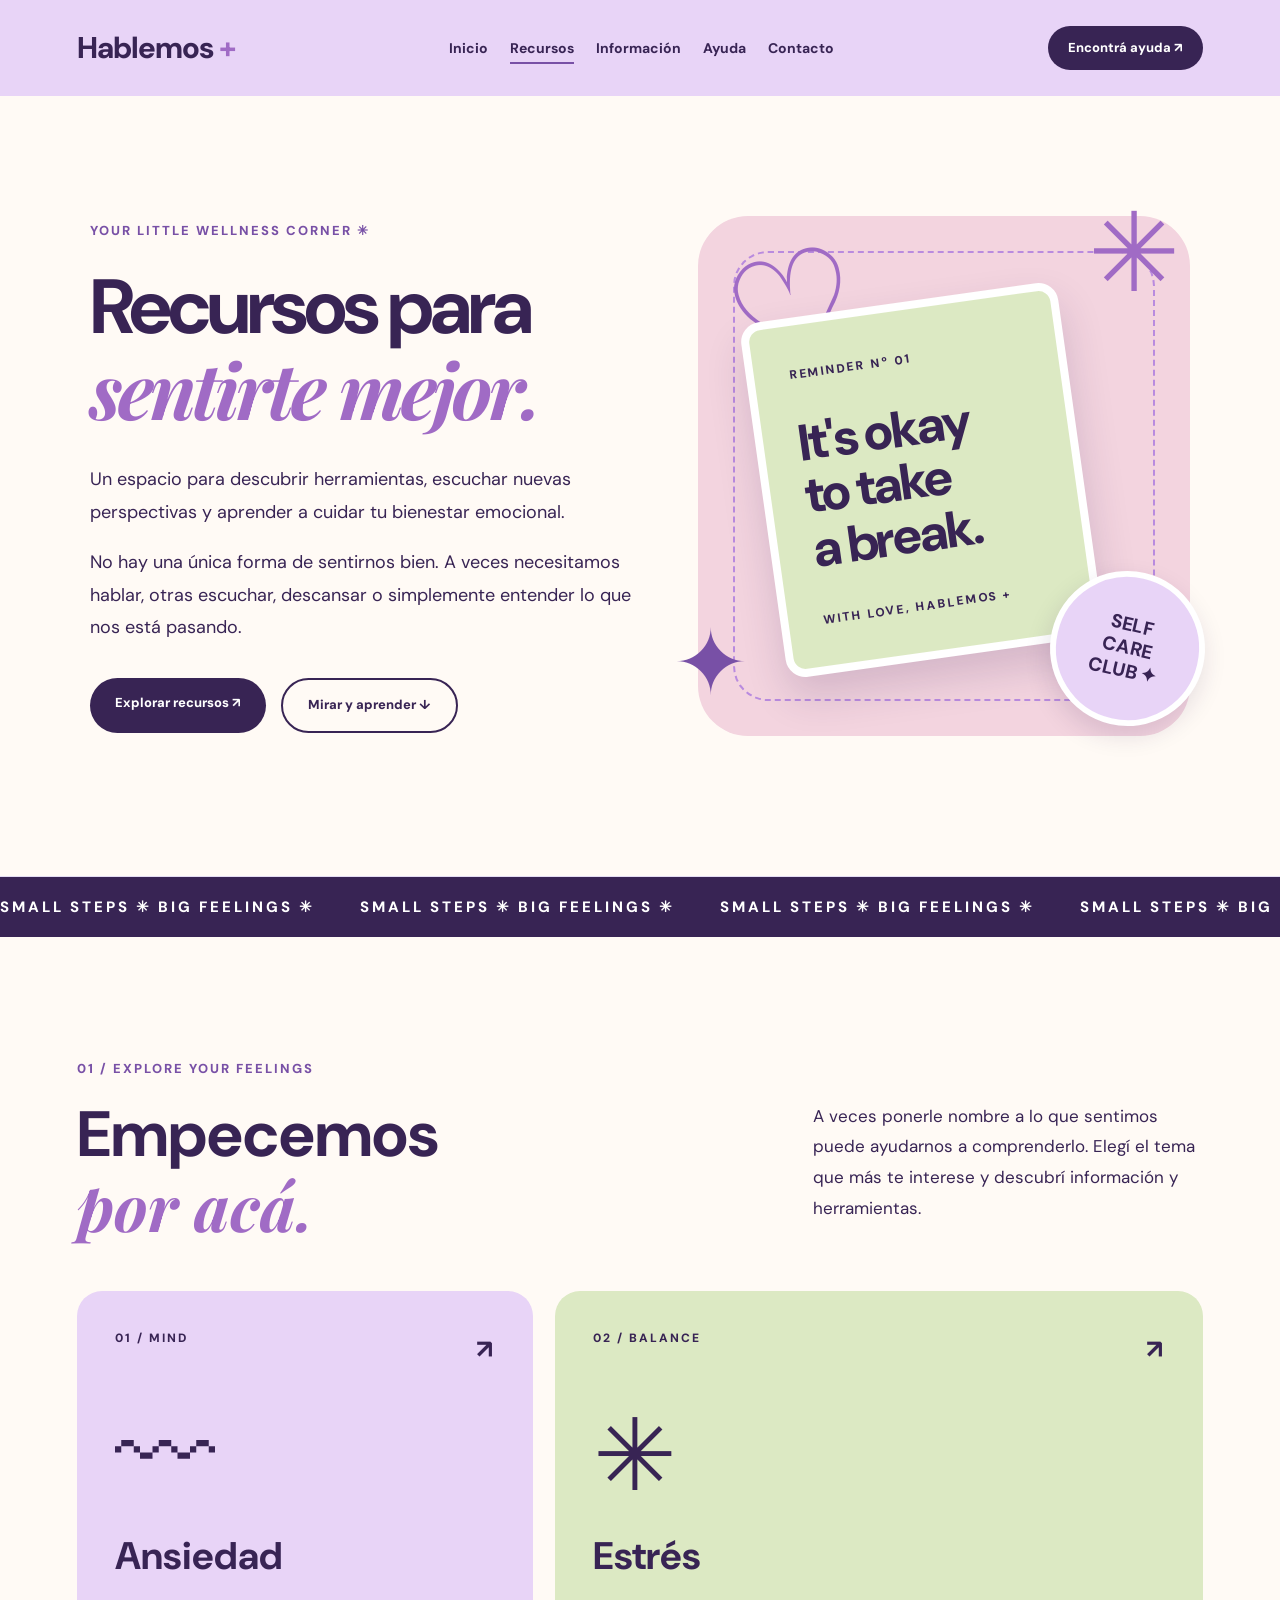
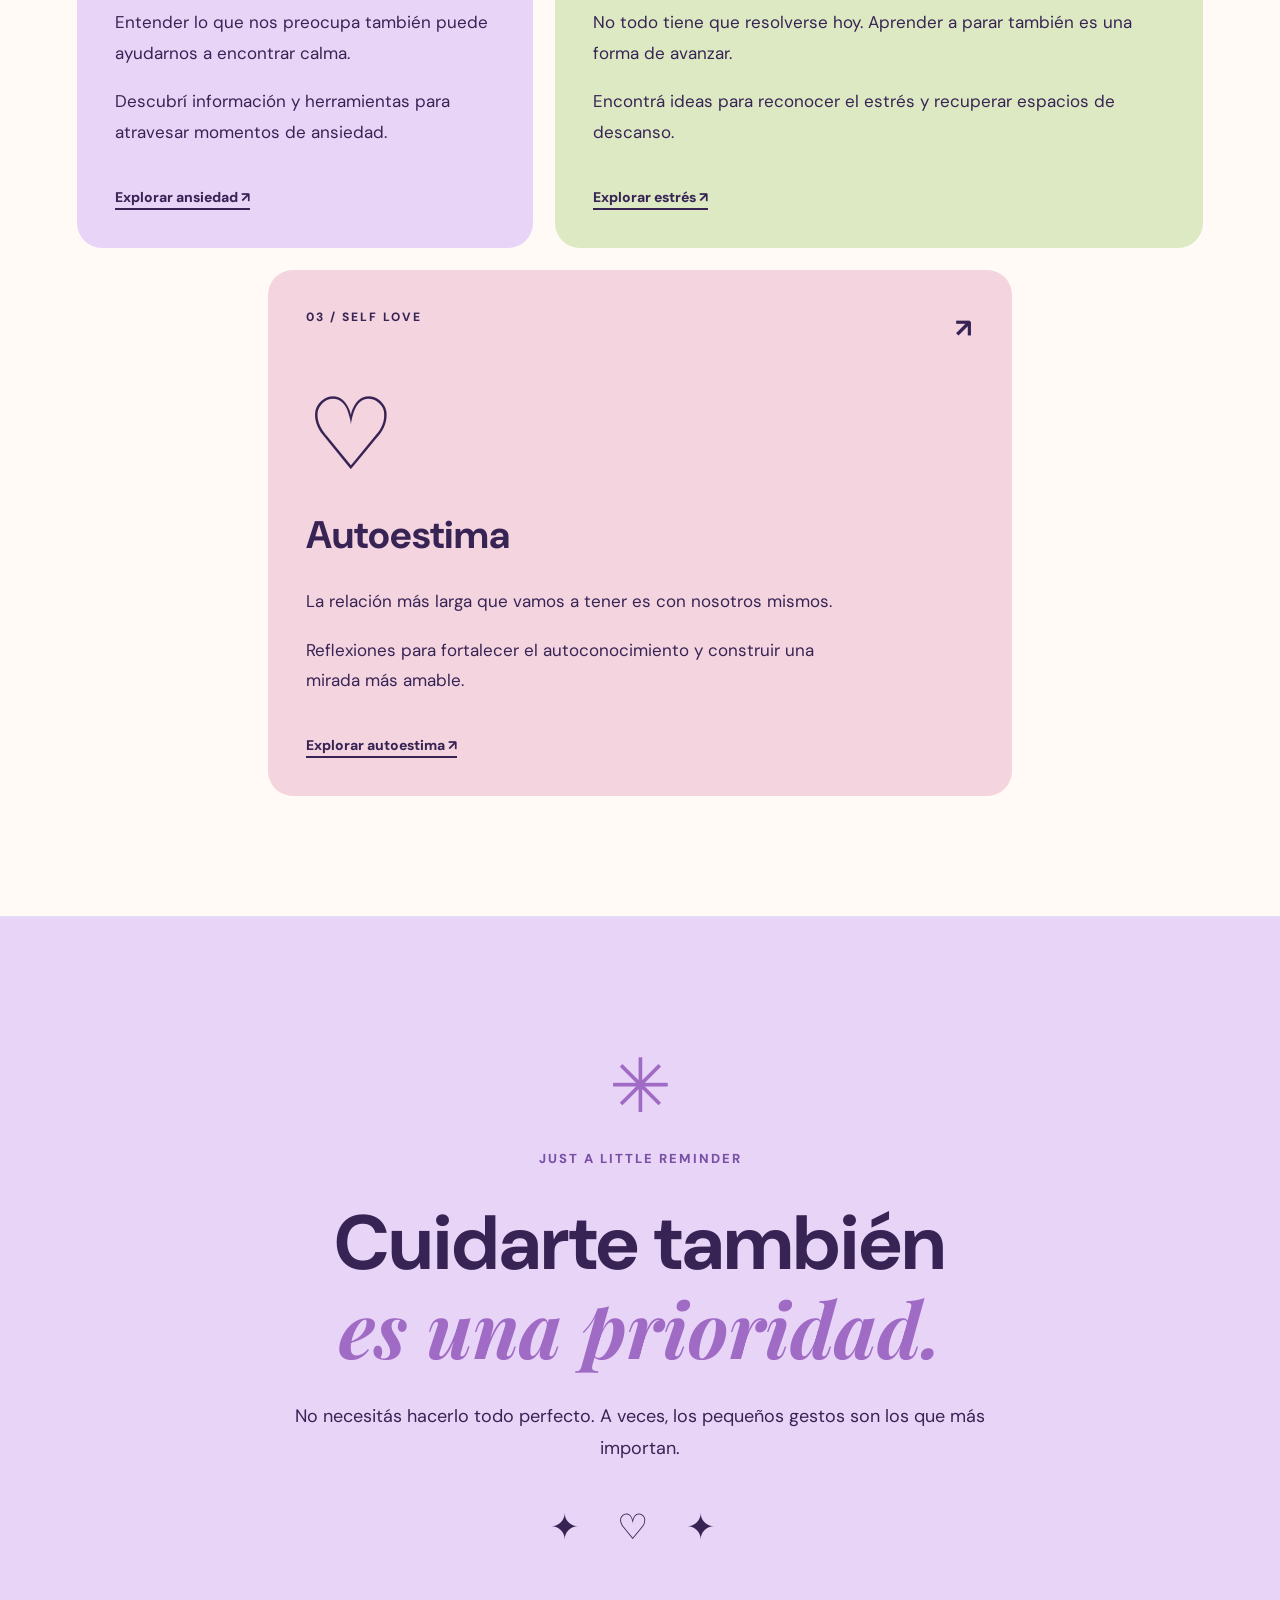
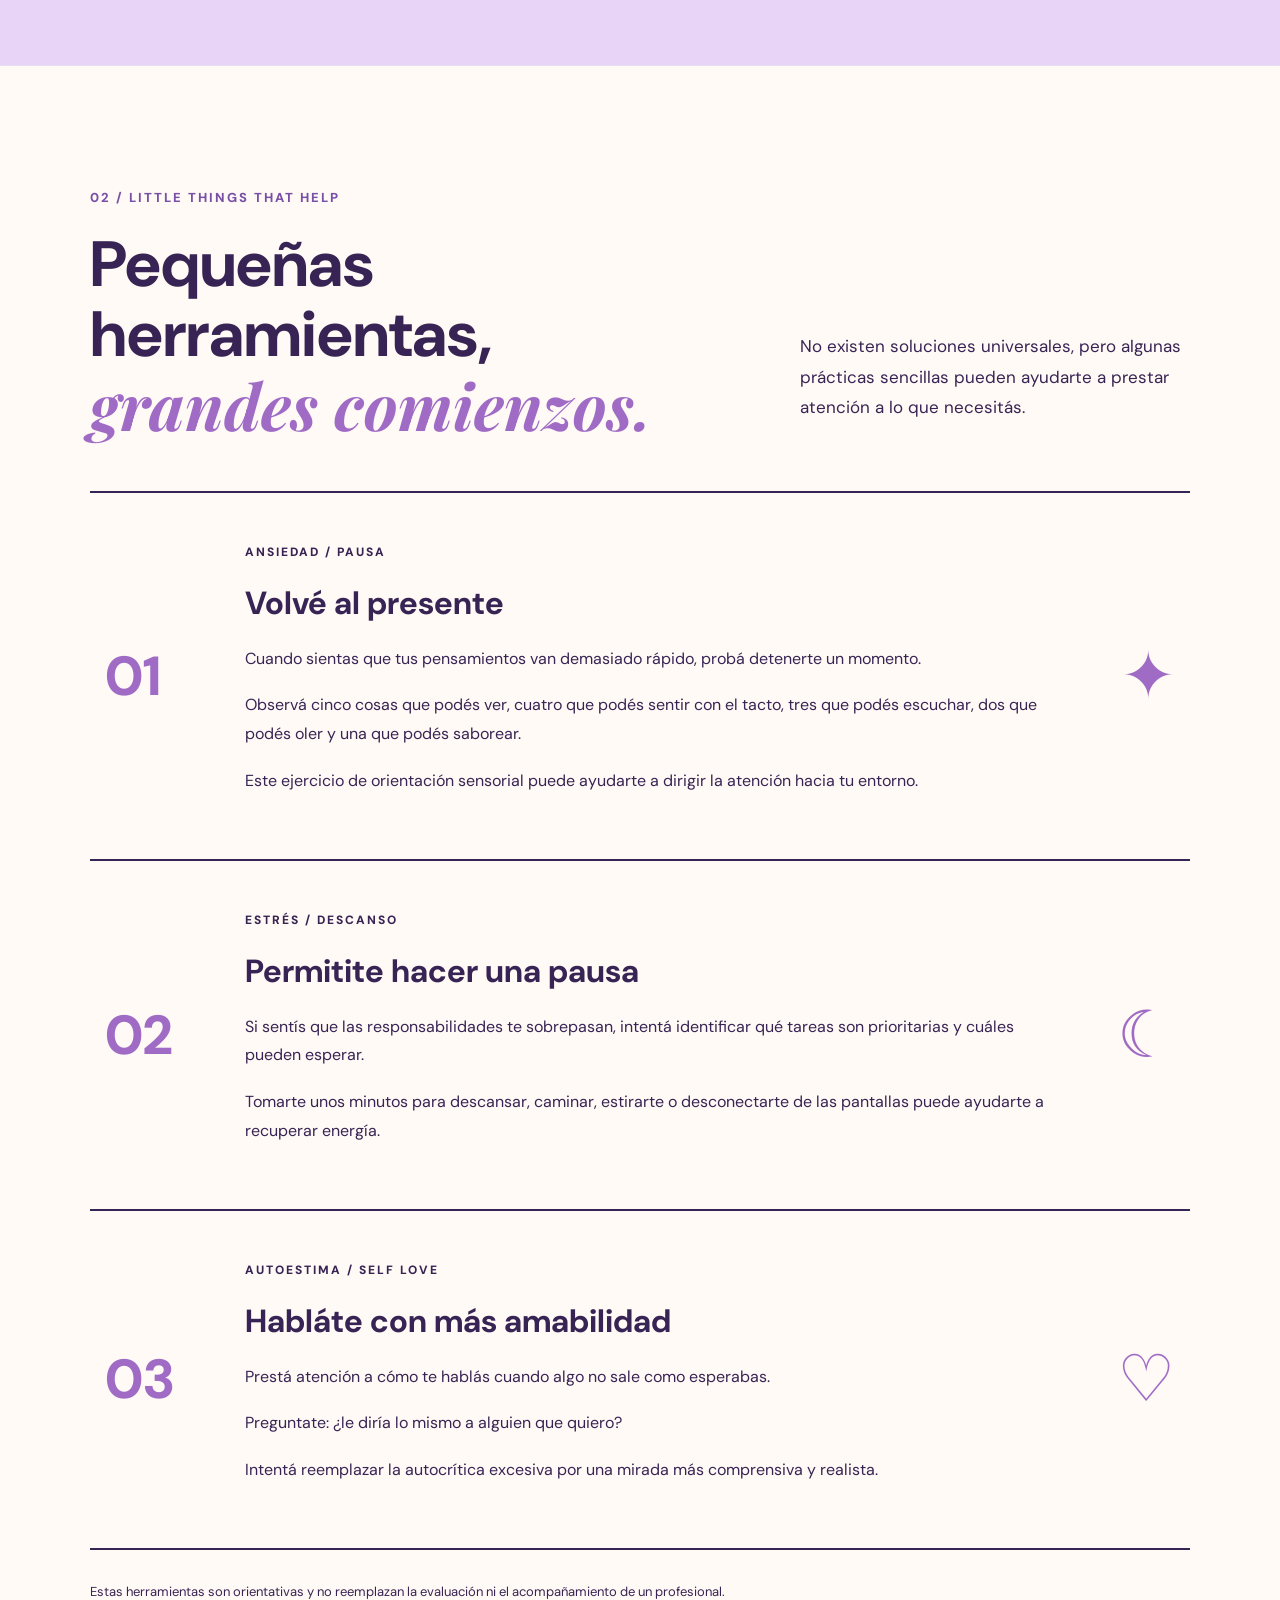
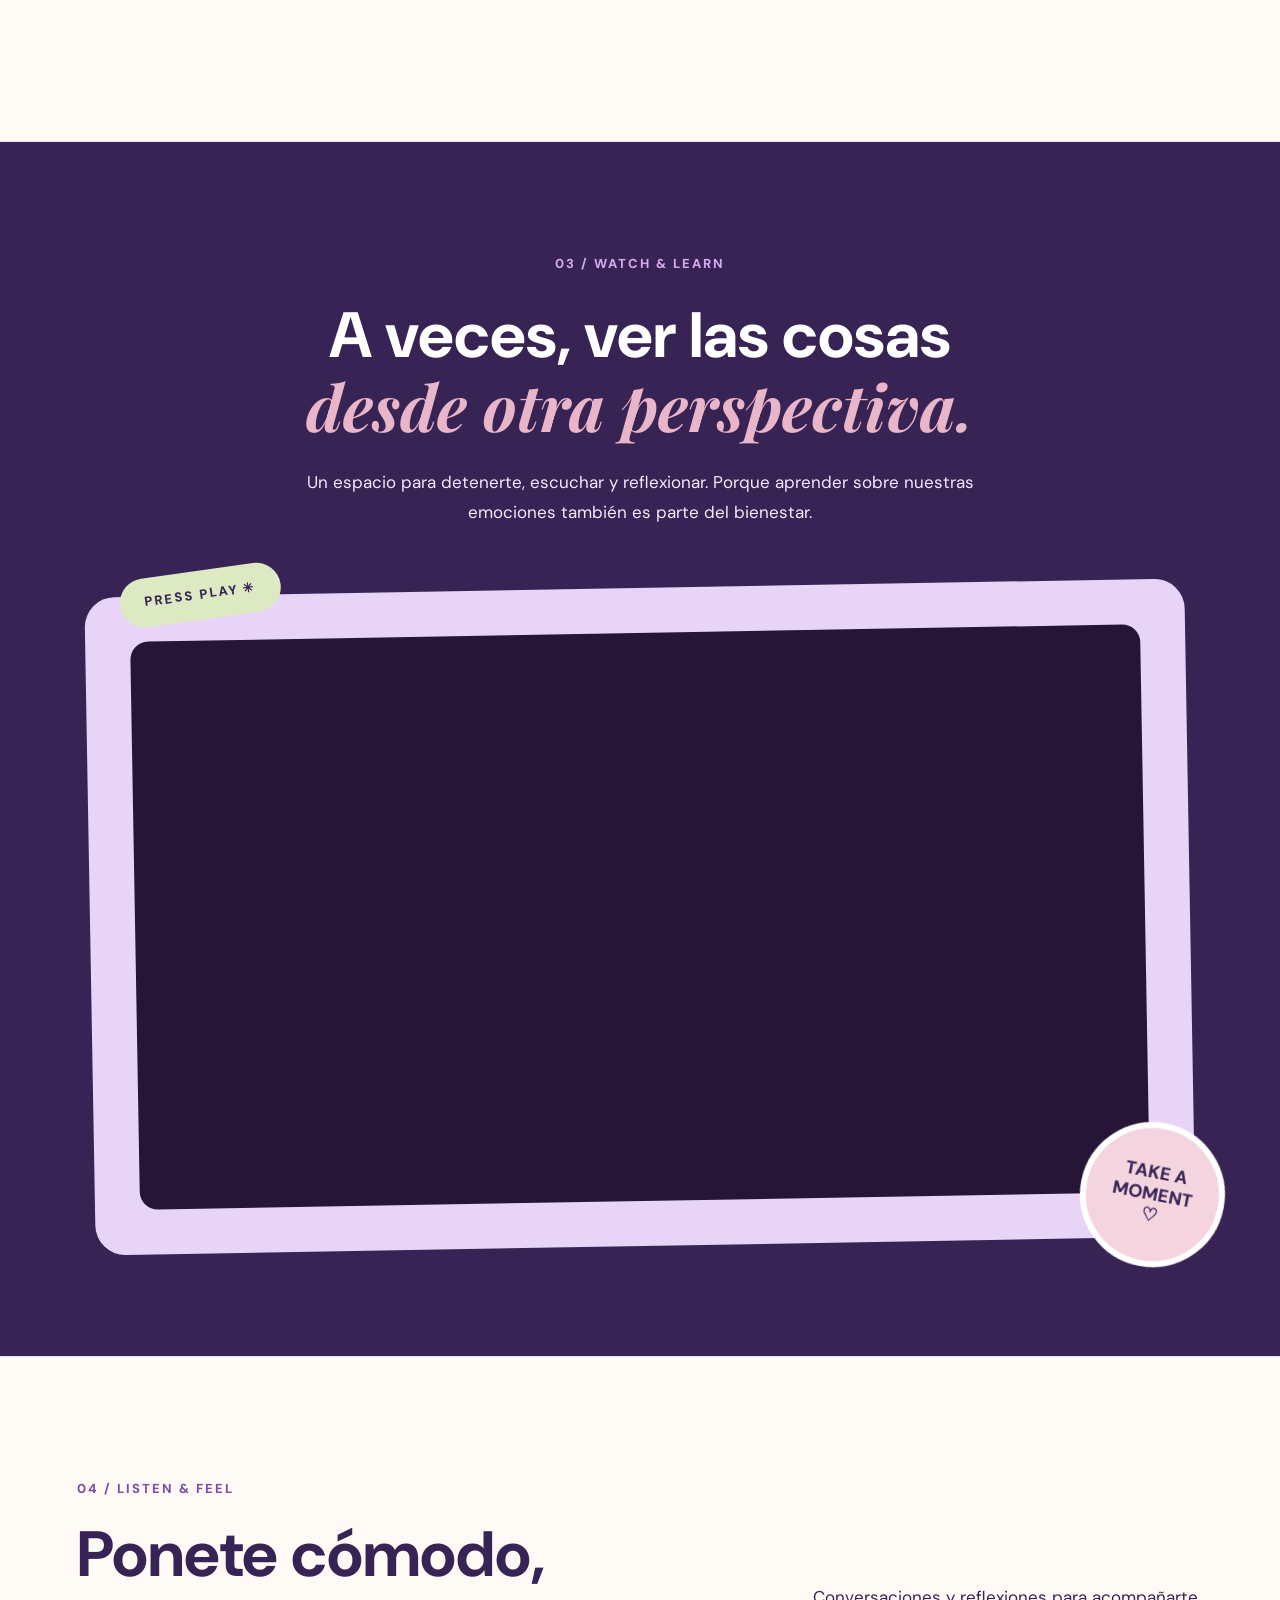
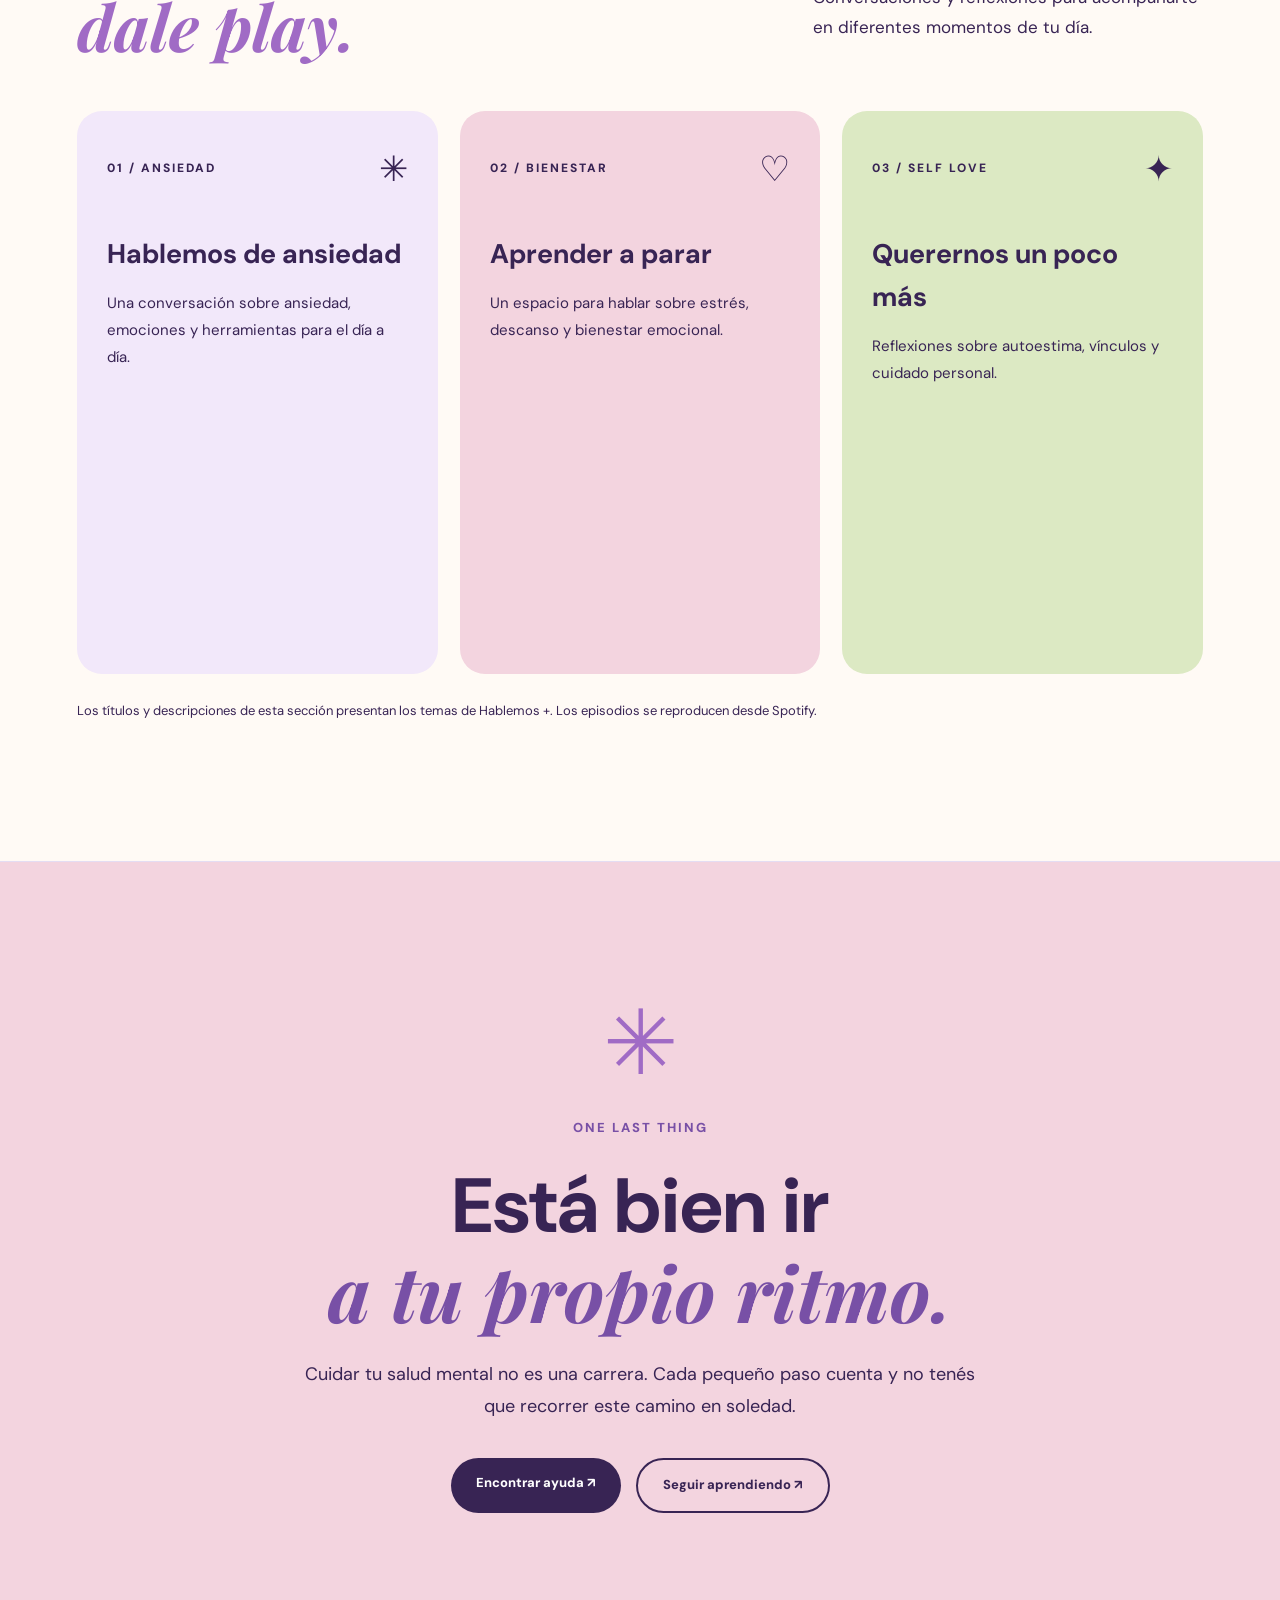
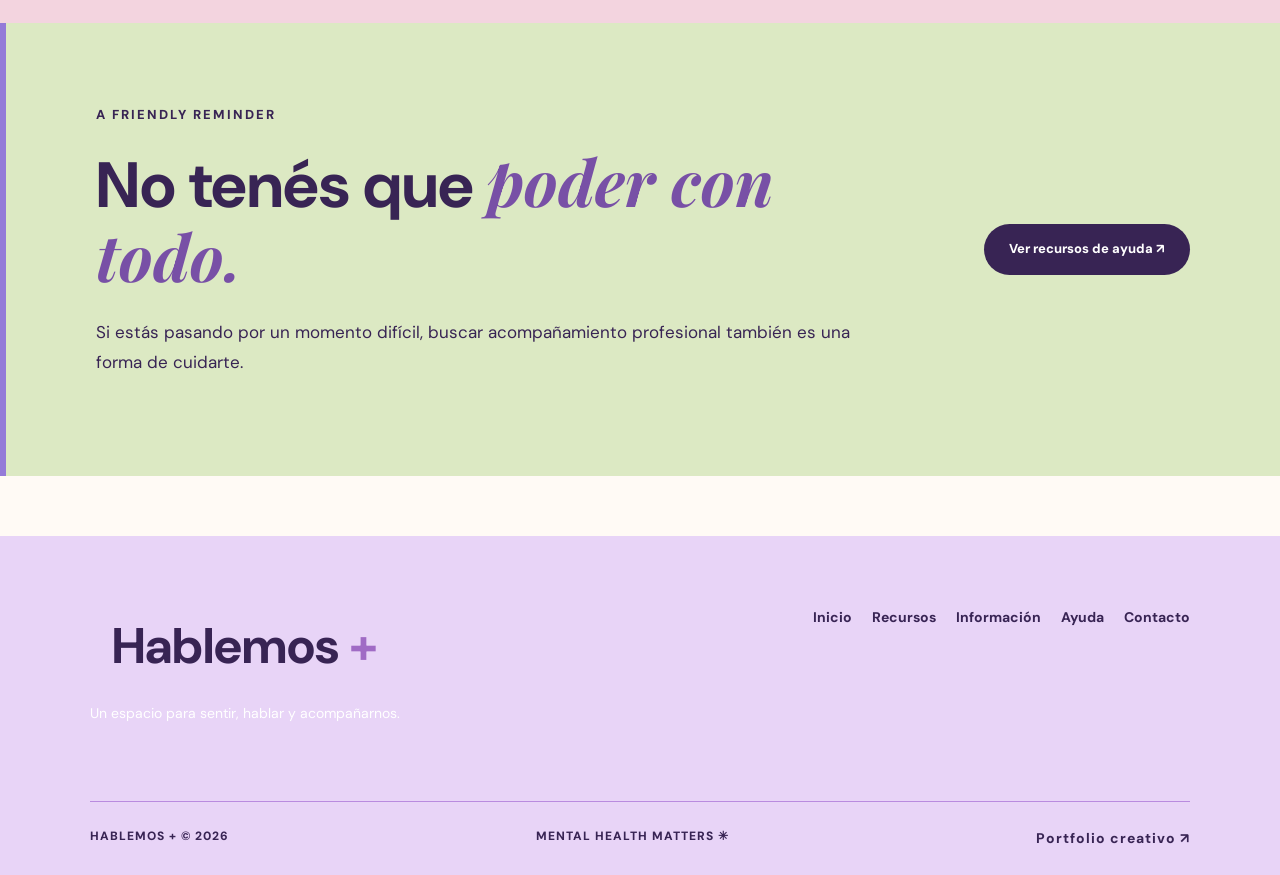
<file: pages/recursos.html>
<!DOCTYPE html>
<html lang="es">

<head>
    <meta charset="UTF-8">
    <meta name="viewport" content="width=device-width, initial-scale=1.0">

    <title>Recursos | Hablemos +</title>

    <meta name="description"
          content="Descubrí recursos, herramientas, videos y podcasts para acompañar tu bienestar emocional.">

    <link rel="stylesheet" href="../css/stylesheet.css">

    <link rel="preconnect" href="https://fonts.googleapis.com">
    <link rel="preconnect" href="https://fonts.gstatic.com" crossorigin>

    <link href="https://fonts.googleapis.com/css2?family=DM+Sans:wght@400;500;600;700;800&family=Playfair+Display:ital,wght@0,600;0,700;1,600&display=swap"
          rel="stylesheet">
</head>

<body class="pagina-recursos-nueva">

    <!-- ======================================
         HEADER
    ====================================== -->

    <header class="recursos-header">

        <a href="../index.html" class="recursos-logo">
            Hablemos <span>+</span>
        </a>

        <nav aria-label="Navegación principal">
            <ul>
                <li><a href="../index.html">Inicio</a></li>
                <li><a href="recursos.html" aria-current="page">Recursos</a></li>
                <li><a href="informacion.html">Información</a></li>
                <li><a href="ayuda.html">Ayuda</a></li>
                <li><a href="contacto.html">Contacto</a></li>
            </ul>
        </nav>

        <a href="ayuda.html" class="recursos-header-boton">
            Encontrá ayuda ↗
        </a>

    </header>


    <main>

        <!-- ======================================
             01 / HERO
        ====================================== -->

        <section class="recursos-hero">

            <div class="recursos-hero-texto">

                <p class="recursos-etiqueta">
                    YOUR LITTLE WELLNESS CORNER ✳
                </p>

                <h1>
                    Recursos para
                    <em>sentirte mejor.</em>
                </h1>

                <p class="recursos-hero-descripcion">
                    Un espacio para descubrir herramientas,
                    escuchar nuevas perspectivas y aprender
                    a cuidar tu bienestar emocional.
                </p>

                <p class="recursos-hero-descripcion">
                    No hay una única forma de sentirnos bien.
                    A veces necesitamos hablar, otras escuchar,
                    descansar o simplemente entender
                    lo que nos está pasando.
                </p>

                <div class="recursos-hero-botones">

                    <a href="#explorar-temas"
                       class="recursos-boton-principal">
                        Explorar recursos ↗
                    </a>

                    <a href="#video-recursos"
                       class="recursos-boton-secundario">
                        Mirar y aprender ↓
                    </a>

                </div>

            </div>


            <!-- COLLAGE GRÁFICO -->

            <div class="recursos-hero-visual">

                <div class="recursos-visual-fondo">

                    <span class="recursos-visual-estrella">
                        ✳
                    </span>

                    <div class="recursos-visual-corazon">
                        ♡
                    </div>

                    <div class="recursos-visual-tarjeta">

                        <span>REMINDER Nº 01</span>

                        <p>
                            It's okay<br>
                            to take<br>
                            a break.
                        </p>

                        <span class="recursos-tarjeta-firma">
                            WITH LOVE, HABLEMOS +
                        </span>

                    </div>

                    <div class="recursos-visual-sticker">
                        SELF<br>
                        CARE<br>
                        CLUB ✦
                    </div>

                    <span class="recursos-visual-asterisco">
                        ✦
                    </span>

                </div>

            </div>

        </section>


        <!-- ======================================
             CINTA ANIMADA
        ====================================== -->

        <div class="recursos-cinta"
             aria-label="Pequeños pasos, grandes cambios">

            <div class="recursos-cinta-interior"
                 aria-hidden="true">

                <span>SMALL STEPS ✳ BIG FEELINGS ✳</span>
                <span>SMALL STEPS ✳ BIG FEELINGS ✳</span>
                <span>SMALL STEPS ✳ BIG FEELINGS ✳</span>
                <span>SMALL STEPS ✳ BIG FEELINGS ✳</span>

            </div>

        </div>


        <!-- ======================================
             02 / EXPLORAR POR TEMA
        ====================================== -->

        <section class="recursos-temas" id="explorar-temas">

            <div class="recursos-seccion-cabecera">

                <div>

                    <p class="recursos-etiqueta">
                        01 / EXPLORE YOUR FEELINGS
                    </p>

                    <h2>
                        Empecemos
                        <em>por acá.</em>
                    </h2>

                </div>

                <p>
                    A veces ponerle nombre a lo que sentimos
                    puede ayudarnos a comprenderlo.
                    Elegí el tema que más te interese
                    y descubrí información y herramientas.
                </p>

            </div>


            <div class="recursos-temas-grid">

                <!-- ANSIEDAD -->

                <article class="recursos-tema-card recursos-tema-ansiedad">

                    <div class="recursos-tema-superior">
                        <span>01 / MIND</span>
                        <span>↗</span>
                    </div>

                    <div class="recursos-tema-simbolo">
                        〰
                    </div>

                    <h3>Ansiedad</h3>

                    <p>
                        Entender lo que nos preocupa
                        también puede ayudarnos
                        a encontrar calma.
                    </p>

                    <p>
                        Descubrí información y herramientas
                        para atravesar momentos de ansiedad.
                    </p>

                    <a href="#herramientas-ansiedad">
                        Explorar ansiedad ↗
                    </a>

                </article>


                <!-- ESTRÉS -->

                <article class="recursos-tema-card recursos-tema-estres">

                    <div class="recursos-tema-superior">
                        <span>02 / BALANCE</span>
                        <span>↗</span>
                    </div>

                    <div class="recursos-tema-simbolo">
                        ✳
                    </div>

                    <h3>Estrés</h3>

                    <p>
                        No todo tiene que resolverse hoy.
                        Aprender a parar también
                        es una forma de avanzar.
                    </p>

                    <p>
                        Encontrá ideas para reconocer
                        el estrés y recuperar espacios
                        de descanso.
                    </p>

                    <a href="#herramientas-estres">
                        Explorar estrés ↗
                    </a>

                </article>


                <!-- AUTOESTIMA -->

                <article class="recursos-tema-card recursos-tema-autoestima">

                    <div class="recursos-tema-superior">
                        <span>03 / SELF LOVE</span>
                        <span>↗</span>
                    </div>

                    <div class="recursos-tema-simbolo">
                        ♡
                    </div>

                    <h3>Autoestima</h3>

                    <p>
                        La relación más larga
                        que vamos a tener es
                        con nosotros mismos.
                    </p>

                    <p>
                        Reflexiones para fortalecer
                        el autoconocimiento y construir
                        una mirada más amable.
                    </p>

                    <a href="#herramientas-autoestima">
                        Explorar autoestima ↗
                    </a>

                </article>

            </div>

        </section>


        <!-- ======================================
             03 / FRASE EDITORIAL
        ====================================== -->

        <section class="recursos-frase">

            <span class="recursos-frase-icono">
                ✳
            </span>

            <p class="recursos-etiqueta">
                JUST A LITTLE REMINDER
            </p>

            <h2>
                Cuidarte también
                <em>es una prioridad.</em>
            </h2>

            <p>
                No necesitás hacerlo todo perfecto.
                A veces, los pequeños gestos
                son los que más importan.
            </p>

            <div class="recursos-frase-deco">
                ✦ ♡ ✦
            </div>

        </section>


        <!-- ======================================
             04 / HERRAMIENTAS PRÁCTICAS
        ====================================== -->

        <section class="recursos-herramientas">

            <div class="recursos-seccion-cabecera">

                <div>

                    <p class="recursos-etiqueta">
                        02 / LITTLE THINGS THAT HELP
                    </p>

                    <h2>
                        Pequeñas herramientas,
                        <em>grandes comienzos.</em>
                    </h2>

                </div>

                <p>
                    No existen soluciones universales,
                    pero algunas prácticas sencillas
                    pueden ayudarte a prestar atención
                    a lo que necesitás.
                </p>

            </div>


            <div class="recursos-herramientas-grid">

                <!-- HERRAMIENTA ANSIEDAD -->

                <article class="recursos-herramienta-card"
                         id="herramientas-ansiedad">

                    <div class="recursos-herramienta-numero">
                        01
                    </div>

                    <div class="recursos-herramienta-contenido">

                        <span>ANSIEDAD / PAUSA</span>

                        <h3>Volvé al presente</h3>

                        <p>
                            Cuando sientas que tus pensamientos
                            van demasiado rápido, probá
                            detenerte un momento.
                        </p>

                        <p>
                            Observá cinco cosas que podés ver,
                            cuatro que podés sentir con el tacto,
                            tres que podés escuchar,
                            dos que podés oler y una
                            que podés saborear.
                        </p>

                        <p>
                            Este ejercicio de orientación sensorial
                            puede ayudarte a dirigir la atención
                            hacia tu entorno.
                        </p>

                    </div>

                    <span class="recursos-herramienta-icono">
                        ✦
                    </span>

                </article>


                <!-- HERRAMIENTA ESTRÉS -->

                <article class="recursos-herramienta-card"
                         id="herramientas-estres">

                    <div class="recursos-herramienta-numero">
                        02
                    </div>

                    <div class="recursos-herramienta-contenido">

                        <span>ESTRÉS / DESCANSO</span>

                        <h3>Permitite hacer una pausa</h3>

                        <p>
                            Si sentís que las responsabilidades
                            te sobrepasan, intentá identificar
                            qué tareas son prioritarias
                            y cuáles pueden esperar.
                        </p>

                        <p>
                            Tomarte unos minutos para descansar,
                            caminar, estirarte o desconectarte
                            de las pantallas puede ayudarte
                            a recuperar energía.
                        </p>

                    </div>

                    <span class="recursos-herramienta-icono">
                        ☾
                    </span>

                </article>


                <!-- HERRAMIENTA AUTOESTIMA -->

                <article class="recursos-herramienta-card"
                         id="herramientas-autoestima">

                    <div class="recursos-herramienta-numero">
                        03
                    </div>

                    <div class="recursos-herramienta-contenido">

                        <span>AUTOESTIMA / SELF LOVE</span>

                        <h3>Habláte con más amabilidad</h3>

                        <p>
                            Prestá atención a cómo te hablás
                            cuando algo no sale como esperabas.
                        </p>

                        <p>
                            Preguntate: ¿le diría lo mismo
                            a alguien que quiero?
                        </p>

                        <p>
                            Intentá reemplazar la autocrítica
                            excesiva por una mirada
                            más comprensiva y realista.
                        </p>

                    </div>

                    <span class="recursos-herramienta-icono">
                        ♡
                    </span>

                </article>

            </div>

            <p class="recursos-herramientas-nota">
                Estas herramientas son orientativas y no reemplazan
                la evaluación ni el acompañamiento de un profesional.
            </p>

        </section>


        <!-- ======================================
             05 / VIDEO
        ====================================== -->

        <section class="recursos-video-seccion"
                 id="video-recursos">

            <div class="recursos-video-intro">

                <p class="recursos-etiqueta">
                    03 / WATCH & LEARN
                </p>

                <h2>
                    A veces, ver las cosas
                    <em>desde otra perspectiva.</em>
                </h2>

                <p>
                    Un espacio para detenerte,
                    escuchar y reflexionar.
                    Porque aprender sobre nuestras
                    emociones también es parte
                    del bienestar.
                </p>

            </div>


            <div class="recursos-video-contenedor">

                <div class="recursos-video-etiqueta">
                    PRESS PLAY ✳
                </div>

                <div class="recursos-video-marco">

                    <iframe
                        src="https://www.youtube.com/embed/Qk_A0Xj99Ig?si=PuVIpVTkmc-lZtAR"
                        title="Video de YouTube sobre bienestar emocional"
                        allow="accelerometer; autoplay; clipboard-write; encrypted-media; gyroscope; picture-in-picture; web-share"
                        referrerpolicy="strict-origin-when-cross-origin"
                        allowfullscreen
                        loading="lazy">
                    </iframe>

                </div>

                <div class="recursos-video-sticker">
                    TAKE A<br>
                    MOMENT<br>
                    ♡
                </div>

            </div>

        </section>


        <!-- ======================================
             06 / PODCASTS
        ====================================== -->

        <section class="recursos-podcasts">

            <div class="recursos-seccion-cabecera">

                <div>

                    <p class="recursos-etiqueta">
                        04 / LISTEN & FEEL
                    </p>

                    <h2>
                        Ponete cómodo,
                        <em>dale play.</em>
                    </h2>

                </div>

                <p>
                    Conversaciones y reflexiones
                    para acompañarte en diferentes
                    momentos de tu día.
                </p>

            </div>


            <div class="recursos-podcasts-grid">

                <article class="recursos-podcast-card">

                    <div class="recursos-podcast-superior">
                        <span>01 / ANSIEDAD</span>
                        <span>✳</span>
                    </div>

                    <h3>Hablemos de ansiedad</h3>

                    <p>
                        Una conversación sobre ansiedad,
                        emociones y herramientas
                        para el día a día.
                    </p>

                    <iframe
                        title="Episodio de Spotify 1"
                        src="https://open.spotify.com/embed/episode/2dahFlJbdmtoX2RBOnYVEk"
                        width="100%"
                        height="232"
                        style="border:0;border-radius:12px;"
                        allow="autoplay; clipboard-write; encrypted-media; fullscreen; picture-in-picture"
                        loading="lazy">
                    </iframe>

                </article>


                <article class="recursos-podcast-card">

                    <div class="recursos-podcast-superior">
                        <span>02 / BIENESTAR</span>
                        <span>♡</span>
                    </div>

                    <h3>Aprender a parar</h3>

                    <p>
                        Un espacio para hablar sobre estrés,
                        descanso y bienestar emocional.
                    </p>

                    <iframe
                        title="Episodio de Spotify 2"
                        src="https://open.spotify.com/embed/episode/2GqkQase6m5fBB3CVCw4GZ"
                        width="100%"
                        height="232"
                        style="border:0;border-radius:12px;"
                        allow="autoplay; clipboard-write; encrypted-media; fullscreen; picture-in-picture"
                        loading="lazy">
                    </iframe>

                </article>


                <article class="recursos-podcast-card">

                    <div class="recursos-podcast-superior">
                        <span>03 / SELF LOVE</span>
                        <span>✦</span>
                    </div>

                    <h3>Querernos un poco más</h3>

                    <p>
                        Reflexiones sobre autoestima,
                        vínculos y cuidado personal.
                    </p>

                    <iframe
                        title="Episodio de Spotify 3"
                        src="https://open.spotify.com/embed/episode/4wAyqfpSrQx5PtnkqK1gHO"
                        width="100%"
                        height="232"
                        style="border:0;border-radius:12px;"
                        allow="autoplay; clipboard-write; encrypted-media; fullscreen; picture-in-picture"
                        loading="lazy">
                    </iframe>

                </article>

            </div>

            <p class="recursos-podcasts-nota">
                Los títulos y descripciones de esta sección
                presentan los temas de Hablemos +.
                Los episodios se reproducen desde Spotify.
            </p>

        </section>


        <!-- ======================================
             07 / CIERRE
        ====================================== -->

        <section class="recursos-cierre">

            <div class="recursos-cierre-deco">
                ✳
            </div>

            <p class="recursos-etiqueta">
                ONE LAST THING
            </p>

            <h2>
                Está bien ir
                <em>a tu propio ritmo.</em>
            </h2>

            <p>
                Cuidar tu salud mental no es una carrera.
                Cada pequeño paso cuenta y no tenés
                que recorrer este camino en soledad.
            </p>

            <div class="recursos-cierre-botones">

                <a href="ayuda.html"
                   class="recursos-boton-principal">
                    Encontrar ayuda ↗
                </a>

                <a href="informacion.html"
                   class="recursos-boton-secundario">
                    Seguir aprendiendo ↗
                </a>

            </div>

        </section>

    </main>


    <!-- ======================================
         ASIDE
    ====================================== -->

    <aside class="recursos-ayuda">

        <div>

            <p class="recursos-etiqueta">
                A FRIENDLY REMINDER
            </p>

            <h2>
                No tenés que
                <em>poder con todo.</em>
            </h2>

            <p>
                Si estás pasando por un momento difícil,
                buscar acompañamiento profesional
                también es una forma de cuidarte.
            </p>

        </div>

        <a href="ayuda.html"
           class="recursos-boton-principal">
            Ver recursos de ayuda ↗
        </a>

    </aside>


    <!-- ======================================
         FOOTER
    ====================================== -->

    <footer class="recursos-footer">

        <div class="recursos-footer-superior">

            <div>

                <h2>Hablemos <span>+</span></h2>

                <p>
                    Un espacio para sentir,
                    hablar y acompañarnos.
                </p>

            </div>

            <nav aria-label="Navegación del pie de página">

                <a href="../index.html">Inicio</a>
                <a href="recursos.html">Recursos</a>
                <a href="informacion.html">Información</a>
                <a href="ayuda.html">Ayuda</a>
                <a href="contacto.html">Contacto</a>

            </nav>

        </div>


        <div class="recursos-footer-inferior">

            <span>HABLEMOS + © 2026</span>

            <span>MENTAL HEALTH MATTERS ✳</span>

            <a href="portfolio.html">
                Portfolio creativo ↗
            </a>

        </div>

    </footer>

</body>
</html>
</file>
<file: css/stylesheet.css>
/*@import url('https://fonts.googleapis.com/css2?family=Poppins:wght@400;500;600;700&display=swap');*/


/* RESET GENERAL */

* {
    margin: 0;
    padding: 0;
    box-sizing: border-box;
}

html {
    scroll-behavior: smooth;
    font-size: 16px;
}

body {
    font-family: "Poppins", sans-serif;
    background-color: #faf8ff;
    color: #2f2f35;
    line-height: 1.6;
}



/* ========================================
   2. TIPOGRAFÍA
======================================== */

h1,
h2,
h3,
h4 {
    font-weight: bold;
    color: #4d3b73;
}

h1 {
    font-size: 50px;
}

h2 {
    font-size: 50px;
    margin-bottom: 18px;
}

h3 {
    font-size: 38px;
    margin-bottom: 12px;
}

h4 {
    font-size: 25px;
    margin-bottom: 10px;
}

p {
    font-size: 17px;
    font-weight: normal;
    margin-bottom: 18px;
}


/* ========================================
   3. HEADER
======================================== */

header {
    background-color: #cdbcf4;
    padding: 35px 8%;

    display: flex;
    align-items: center;
    justify-content: space-between;
    gap: 40px;

    flex-wrap: wrap;
}

header h1 {
    color: #352752;
}


/* ========================================
   4. NAVEGACIÓN
======================================== */

nav ul {
    list-style: none;

    display: flex;
    gap: 25px;

    align-items: center;
}

nav a {
    text-decoration: none;

    color: #352752;

    font-size: 24px;
    font-weight: bold;

    transition: 0.3s;
}

nav a:hover {
    color: white;
}


/* ========================================
   5. MAIN
======================================== */

main {
    width: 85%;
    max-width: 1100px;

    margin: 0 auto;
}


/* ========================================
   6. SECCIONES GENERALES
======================================== */

section {
    padding: 70px 0;

    border-bottom: 1px solid #e4ddf3;
}

section:last-child {
    border-bottom: none;
}


/* ========================================
   7. TARJETAS / ARTICLES
======================================== */

article {
    background-color: #eee8fa;

    padding: 30px;

    border-radius: 18px;

    margin-top: 25px;
}


/* ========================================
   8. IMÁGENES
======================================== */

/* ========================================
   8. IMÁGENES Y MAPA
======================================== */

/* IMÁGENES GENERALES */

img {
    display: block;

    max-width: 100%;
    height: auto;

    border-radius: 18px;

    margin-top: 25px;
}


/* FILA DE 3 IMÁGENES */

.fila-imagenes {
    display: flex;

    width: 100%;

    gap: 20px;
}

.fila-imagenes img {
    width: calc(33.33% - 14px);

    height: 250px;

    object-fit: cover;

    border-radius: 18px;
}


/* MAPA GOOGLE MAPS */

.mapa {
    display: block;

    width: 100%;
    max-width: 1100px;

    height: 350px;

    margin: 40px auto;

    border: 0;
    border-radius: 20px;
}
/* ========================================
   9. BOTONES
======================================== */

button,
.boton {
    display: inline-block;

    background-color: #8268ca;
    color: white;

    border: none;

    padding: 12px 22px;

    border-radius: 9px;

    font-size: 16px;
    font-weight: bold;

    text-decoration: none;

    cursor: pointer;

    transition: 0.3s;
}

button:hover,
.boton:hover {
    background-color: #6650a7;
}


/* ========================================
   10. ASIDE
======================================== */

aside {
    width: 85%;
    max-width: 1100px;

    margin: 45px auto;

    padding: 35px;

    background-color: #efe8ff;

    border-left: 6px solid #947bd8;

    border-radius: 15px;
}

aside a {
    display: inline-block;

    background-color: #8268ca;
    color: white;

    padding: 10px 18px;

    border-radius: 8px;

    text-decoration: none;
    font-weight: bold;
}

aside a:hover {
    background-color: #674caf;
}


/* ========================================
   11. FORMULARIOS
======================================== */

form {
    background-color: white;

    padding: 35px;

    border-radius: 18px;

    box-shadow: 0 5px 20px rgba(70, 50, 100, 0.08);
}

label {
    display: block;

    font-weight: bold;

    margin-bottom: 6px;
}

input,
textarea,
select {
    width: 100%;

    padding: 12px;

    margin-bottom: 18px;

    border: 1px solid #cbc3dc;

    border-radius: 8px;


    font-size: 16px;

    background-color: #fdfcff;
}

textarea {
    min-height: 120px;
    resize: vertical;
}

input:focus,
textarea:focus,
select:focus {
    outline: none;

    border-color: #947bd8;
}


/* ========================================
   12. FOOTER
======================================== */

footer {
    background-color: #372654;

    color: white;

    text-align: center;

    padding: 35px 20px;

    margin-top: 60px;
}

footer p {
    margin: 5px 0;

    color: white;

    font-size: 14px;
}


/* ========================================
   13. HOME
======================================== */

#inicio {
    min-height: 30vh;

    display: flex;
    flex-direction: column;

    justify-content: center;
}

#inicio p {
    max-width: 700px;
}

#informacion article {
    background-color: #ede6fa;
}


/* ========================================
   14. PODCASTS / RECURSOS
======================================== */

.podcast-contenedor {
    display: flex;

    gap: 20px;

    margin-top: 30px;
}

.podcast-card {
    flex: 1;

    background-color: #ddd0f7;

    padding: 30px;

    border-radius: 16px;

    text-align: center;

    transition: 0.3s;
}

.podcast-card:hover {
    transform: translateY(-5px);
}


/* ========================================
   15. PÁGINA CONTACTO
======================================== */

.intro-contacto {
    text-align: center;
}

.intro-contacto p {
    max-width: 650px;

    margin-left: auto;
    margin-right: auto;
}

.contacto-contenedor {
    display: flex;

    gap: 40px;

    align-items: center;

    background-color: #eee8fa;

    padding: 45px;

    border-radius: 20px;
}

.contacto-texto {
    width: 45%;
}

.contacto-contenedor form {
    width: 55%;
}


/* ========================================
   16. PÁGINA RECURSOS
======================================== */

.recursos-grid {
    display: grid;

    grid-template-columns: repeat(3, 1fr);

    gap: 25px;

    margin-top: 35px;
}

.recurso-card {
    background-color: #eee8fa;

    padding: 30px;

    border-radius: 16px;
}


/* ========================================
   17. PÁGINA INFORMACIÓN
======================================== */

.info-card {
    background-color: #f0eafd;

    padding: 35px;

    border-radius: 18px;

    margin-bottom: 25px;
}


/* ========================================
   18. RESPONSIVE
======================================== */

@media (max-width: 768px) {

    header {
        flex-direction: column;
        align-items: flex-start;
    }

    nav ul {
        flex-direction: column;
        align-items: flex-start;

        gap: 10px;
    }

    main {
        width: 90%;
    }

    h1 {
        font-size: 32px;
    }

    h2 {
        font-size: 27px;
    }

    section {
        padding: 50px 0;
    }

    .contacto-contenedor {
        flex-direction: column;
    }

    .contacto-texto,
    .contacto-contenedor form {
        width: 100%;
    }

    .podcast-contenedor {
        flex-direction: column;
    }

    .recursos-grid {
        grid-template-columns: 1fr;
    }
}


/* =========================
   RECURSOS
========================= */

.recursos-grid {
    display: grid;
    grid-template-columns: repeat(3, 1fr);
    gap: 25px;
    margin-top: 30px;
}

.recurso-card {
    background-color: #eee8fa;
    padding: 30px;
    border-radius: 18px;
}

.recurso-card h3 {
    color: #5862ab;
    font-size: 25px;
    font-weight: bold;
}

.recurso-card p {
    color: #333333;
    font-size: 16px;
    font-weight: normal;
}

.boton {
    display: inline-block;
    background-color: #9960d9;
    color: white;
    padding: 10px 20px;
    border-radius: 8px;
    text-decoration: none;
    font-weight: bold;
    margin-top: 10px;
}

.boton:hover {
    background-color: #674caf;
}


/* =========================
   PAGINA CONTACTO
========================= */

.intro-contacto {
    text-align: center;
}

.intro-contacto p {
    max-width: 700px;
    margin-left: auto;
    margin-right: auto;
}


/* =========================
   CONTENEDOR PRINCIPAL
========================= */

.contacto-contenedor {
    display: flex;

    gap: 45px;

    align-items: center;

    background-color: #eee8fa;

    padding: 45px;

    border-radius: 20px;

    margin-top: 20px;
    margin-bottom: 60px;
}


/* =========================
   TEXTO DE CONTACTO
========================= */

.contacto-texto {
    width: 45%;
}

.contacto-texto h3 {
    color: #513b7c;
}

.contacto-texto h4 {
    color: #6f59a4;

    margin-top: 20px;
    margin-bottom: 10px;
}


/* =========================
   FORMULARIO CONTACTO
========================= */

.contacto-contenedor form {
    width: 55%;

    background-color: white;

    padding: 35px;

    border-radius: 18px;

    box-shadow: 0 5px 20px rgba(70, 50, 100, 0.08);
}

.contacto-contenedor label {
    display: block;

    margin-bottom: 6px;

    font-weight: bold;

    color: #4d3b73;
}

.contacto-contenedor input,
.contacto-contenedor textarea,
.contacto-contenedor select {
    width: 100%;

    padding: 12px;

    margin-bottom: 18px;

    border: 1px solid #cbc3dc;

    border-radius: 8px;

    font-family: 'Poppins', sans-serif;

    font-size: 16px;

    background-color: #fdfcff;
}

.contacto-contenedor textarea {
    min-height: 130px;

    resize: vertical;
}

.contacto-contenedor input:focus,
.contacto-contenedor textarea:focus,
.contacto-contenedor select:focus {
    outline: none;

    border-color: #947bd8;
}


/* =========================
   INFO CONTACTO
========================= */

.contacto-info {
    text-align: center;
}

.contacto-cards {
    display: grid;

    grid-template-columns: repeat(3, 1fr);

    gap: 25px;

    margin-top: 30px;
}

.contacto-card {
    background-color: #ddd0f7;

    padding: 30px;

    border-radius: 18px;

    transition: 0.3s;
}

.contacto-card:hover {
    transform: translateY(-5px);
}

.contacto-card h3 {
    color: #513b7c;
}


/* =========================
   RESPONSIVE CONTACTO
========================= */

@media (max-width: 768px) {

    .contacto-contenedor {
        flex-direction: column;

        padding: 30px;
    }

    .contacto-texto,
    .contacto-contenedor form {
        width: 100%;
    }

    .contacto-cards {
        grid-template-columns: 1fr;
    }
}


/* =========================
   PAGINA INFORMACION
========================= */

.intro-informacion {
    text-align: center;
}

.intro-informacion p {
    max-width: 750px;
    margin-left: auto;
    margin-right: auto;
}


/* =========================
   GRID INFORMACION
========================= */

.informacion-grid {
    display: grid;

    grid-template-columns: repeat(2, 1fr);

    gap: 25px;
}


/* =========================
   TARJETAS INFORMACION
========================= */

.info-card {
    background-color: #eee8fa;

    padding: 30px;

    border-radius: 18px;

    transition: 0.3s;
}

.info-card:hover {
    transform: translateY(-5px);
}

.info-card h3 {
    color: #513b7c;
}

.info-card p {
    margin-bottom: 0;
}


/* =========================
   DESTACADO INFORMACION
========================= */

.destacado-info {
    background-color: #ddd0f7;

    padding: 45px;

    border-radius: 20px;

    text-align: center;

    margin-top: 40px;
    margin-bottom: 60px;
}

.destacado-info p {
    max-width: 700px;

    margin-left: auto;
    margin-right: auto;
    margin-bottom: 25px;
}


/* =========================
   RESPONSIVE INFORMACION
========================= */

@media (max-width: 768px) {

    .informacion-grid {
        grid-template-columns: 1fr;
    }

    .destacado-info {
        padding: 30px;
    }
}


/* ========================================
   SECCION BIENESTAR - CSS GRID
======================================== */

.bienestar {
    padding: 50px 0;
}

.bienestar h2 {
    color: #4d3b73;
    margin-bottom: 18px;
}

.bienestar > p {
    max-width: 750px;
    margin-bottom: 30px;
}

/* CONTENEDOR GRID */

.bienestar-grid {
    display: grid;

    grid-template-columns: repeat(3, 1fr);

    gap: 20px;
}

/* TARJETAS */

.bienestar-card {
    background-color: #eee8fa;

    padding: 25px;

    border-radius: 18px;

    margin-top: 0;

    display: flex;
    flex-direction: column;
    align-items: flex-start;

    transition: 0.3s;
}

/* ICONOS */

.bienestar-icono {
    font-size: 32px;
    color: #8268ca;
    margin-bottom: 15px;
}

/* TITULOS */

.bienestar-card h3 {
    font-size: 22px;
    color: #4d3b73;
    margin-bottom: 12px;
}

/* TEXTOS */

.bienestar-card p {
    font-size: 15px;
    line-height: 1.6;
    margin-bottom: 0;
}

/* EFECTO HOVER */

.bienestar-card:hover {
    transform: translateY(-5px);
    background-color: #ddd0f7;
}

/* ========================================
   RESPONSIVE TABLET
======================================== */

@media (max-width: 900px) {

    .bienestar-grid {
        grid-template-columns: repeat(2, 1fr);
    }

}

/* ========================================
   RESPONSIVE CELULAR
======================================== */

@media (max-width: 600px) {

    .bienestar-grid {
        grid-template-columns: 1fr;
    }

    .bienestar-card {
        padding: 22px;
    }

    .bienestar-card h3 {
        font-size: 20px;
    }

}

/* ========================================
   GOOGLE MAPS - HORIZONTAL
======================================== */

.contacto-info .mapa-contenedor {
    display: block;
    width: 100%;
    max-width: 1100px;
    margin: 40px auto;
}

.contacto-info .mapa-contenedor iframe.mapa {
    display: block;
    width: 100%;
    max-width: none;
    height: 350px;
    border: 0;
    border-radius: 20px;
}

/* RESPONSIVE */

@media (max-width: 768px) {
    .contacto-info .mapa-contenedor iframe.mapa {
        height: 250px;
    }
}


/* ========================================
   MEDIA QUERIES - HABLEMOS +
   RESPONSIVE SIN MODIFICAR CSS ORIGINAL
======================================== */


/* ========================================
   DESKTOP GRANDE - 1920px O MÁS
======================================== */

@media screen and (min-width: 1920px) {

    main,
    aside {
        width: 85%;
    }

    .recursos-grid,
    .contacto-cards,
    .bienestar-grid {
        grid-template-columns: repeat(3, minmax(0, 1fr));
    }

    .informacion-grid {
        grid-template-columns: repeat(2, minmax(0, 1fr));
    }
}


/* ========================================
   DESKTOP - 1440px A 1919px
======================================== */

@media screen and (min-width: 1440px) and (max-width: 1919px) {

    main,
    aside {
        width: 85%;
    }

    .recursos-grid,
    .contacto-cards,
    .bienestar-grid {
        grid-template-columns: repeat(3, minmax(0, 1fr));
    }

    .informacion-grid {
        grid-template-columns: repeat(2, minmax(0, 1fr));
    }
}


/* ========================================
   TABLET / NOTEBOOK - 769px A 1439px
======================================== */

@media screen and (min-width: 769px) and (max-width: 1439px) {

    header {
        gap: 20px;
    }

    nav ul {
        flex-wrap: wrap;
        gap: 15px;
    }

    nav a {
        font-size: 18px;
    }

    main,
    aside {
        width: 90%;
    }

    .recursos-grid,
    .contacto-cards,
    .bienestar-grid {
        grid-template-columns: repeat(2, minmax(0, 1fr));
    }

    .informacion-grid {
        grid-template-columns: repeat(2, minmax(0, 1fr));
    }

    .contacto-contenedor {
        gap: 25px;
        padding: 30px;
    }

    .contacto-texto,
    .contacto-contenedor form {
        min-width: 0;
    }
}


/* ========================================
   TABLET VERTICAL - 601px A 768px
======================================== */

@media screen and (min-width: 601px) and (max-width: 768px) {

    header {
        gap: 20px;
    }

    nav ul {
        flex-direction: row;
        flex-wrap: wrap;
        gap: 15px;
    }

    nav a {
        font-size: 18px;
    }

    main,
    aside {
        width: 90%;
    }

    h3 {
        font-size: 28px;
    }

    .recursos-grid,
    .contacto-cards,
    .bienestar-grid {
        grid-template-columns: repeat(2, minmax(0, 1fr));
        gap: 20px;
    }

    .informacion-grid {
        grid-template-columns: repeat(2, minmax(0, 1fr));
        gap: 20px;
    }

    .contacto-contenedor {
        flex-direction: column;
        gap: 25px;
    }

    .contacto-texto,
    .contacto-contenedor form {
        width: 100%;
    }

    .podcast-contenedor {
        flex-direction: column;
    }

    .fila-imagenes {
        flex-wrap: wrap;
    }

    .fila-imagenes img {
        width: calc(50% - 10px);
    }
}


/* ========================================
   MOBILE - 321px A 600px
======================================== */

@media screen and (min-width: 321px) and (max-width: 600px) {

    header {
        padding: 20px 6%;
        gap: 15px;
    }

    header h1 {
        font-size: 28px;
    }

    nav ul {
        flex-direction: column;
        align-items: flex-start;
        gap: 10px;
    }

    nav a {
        font-size: 16px;
    }

    main,
    aside {
        width: 90%;
    }

    h2 {
        font-size: 27px;
    }

    h3 {
        font-size: 24px;
    }

    h4 {
        font-size: 20px;
    }

    section {
        padding: 40px 0;
    }

    .recursos-grid,
    .contacto-cards,
    .bienestar-grid,
    .informacion-grid {
        grid-template-columns: 1fr;
        gap: 20px;
    }

    .contacto-contenedor {
        flex-direction: column;
        padding: 25px;
        gap: 20px;
    }

    .contacto-texto,
    .contacto-contenedor form {
        width: 100%;
    }

    .contacto-contenedor form {
        padding: 25px;
    }

    .podcast-contenedor {
        flex-direction: column;
    }

    .fila-imagenes {
        flex-direction: column;
    }

    .fila-imagenes img {
        width: 100%;
        height: auto;
    }

    .destacado-info {
        padding: 25px;
    }

    aside {
        padding: 25px;
    }
}


/* ========================================
   MOBILE PEQUEÑO - 320px O MENOS
======================================== */

@media screen and (max-width: 320px) {

    header {
        padding: 15px 5%;
        gap: 12px;
    }

    header h1 {
        font-size: 24px;
    }

    nav ul {
        flex-direction: column;
        align-items: flex-start;
        gap: 8px;
    }

    nav a {
        font-size: 15px;
    }

    main,
    aside {
        width: 92%;
    }

    h2 {
        font-size: 24px;
    }

    h3 {
        font-size: 21px;
    }

    h4 {
        font-size: 18px;
    }

    p {
        font-size: 15px;
    }

    section {
        padding: 30px 0;
    }

    .recursos-grid,
    .contacto-cards,
    .bienestar-grid,
    .informacion-grid {
        grid-template-columns: 1fr;
        gap: 15px;
    }

    .contacto-contenedor {
        flex-direction: column;
        padding: 15px;
        gap: 15px;
    }

    .contacto-texto,
    .contacto-contenedor form {
        width: 100%;
    }

    .contacto-contenedor form {
        padding: 15px;
    }

    .podcast-contenedor {
        flex-direction: column;
    }

    .fila-imagenes {
        flex-direction: column;
    }

    .fila-imagenes img {
        width: 100%;
        height: auto;
    }

    .destacado-info {
        padding: 18px;
    }

    aside {
        padding: 18px;
    }
}



/* Evita que videos e imágenes se desborden */

img,
video,
iframe {
    max-width: 100%;
}

/* Video de YouTube adaptable */

iframe[src*="youtube.com/embed"] {
    width: 100%;
    aspect-ratio: 16 / 9;
    height: auto;
    display: block;
}

/* Evita desbordamientos en las tarjetas */

.recurso-card,
.contacto-card,
.bienestar-card,
.info-card {
    min-width: 0;
    overflow-wrap: anywhere;
}

/* Mantiene el mapa dentro de la pantalla */

.mapa-contenedor {
    width: 100%;
    max-width: 100%;
}


/* ========================================
  PORTFOLIO 
======================================== */

.section-principal{
    display: flex;
    flex-direction: column;
    justify-content: center;
    align-items:center;

}

.section-principal .galeria{

    display: grid; 
    grid-template-columns: repeat(4. 1fr);
    grid-template-rows: repeat(3, 15.625rem);
    grid-template-areas:
    "pic1 pic1 pic1 pic1"
    "pic2 pic3 pic3 pic3"
    "pic4 pic5 pic5 pic7"
    "pic8 pic9 pic10 pic11"
    ;
    width: 80%;
    gap: .3125rem

}

.section-principal .galeria img{
    width: 100%;
    height: 100%;
    object-fit: cover;

}

.pic1{
    grid-area: pic1;
}

.pic2{
    grid-area: pic2;
}

.pic3{
    grid-area: pic3;
}

.pic4{
    grid-area: pic4;
}

.pic5{
    grid-area: pic5;

}


.pic7{
    grid-area: pic7;
}

.pic8{
    grid-area: pic8;
}

.pic9{
    grid-area: pic9;
}

.pic10{
    grid-area: pic10;
}

.pic11{
    grid-area: pic11;
}


/* ========================================
   PORTFOLIO PERSONAL - DISEÑO EDITORIAL
======================================== */

.pagina-portfolio-personal {
    background-color: #fffaf5;
    color: #382454;
    font-family: "DM Sans", sans-serif;
}

.pagina-portfolio-personal h1,
.pagina-portfolio-personal h2,
.pagina-portfolio-personal h3 {
    color: #382454;
}


/* ========================================
   HEADER CREATIVO
======================================== */

.pagina-portfolio-personal .portfolio-header {
    position: relative;
    display: block;
    overflow: hidden;

    background-color: #e8d4f7;
    padding: 30px 7% 100px;
}

.portfolio-header-superior {
    display: flex;
    justify-content: space-between;
    align-items: center;
    flex-wrap: wrap;
    gap: 15px;

    position: relative;
    z-index: 2;
}

.portfolio-header-superior span {
    font-size: 13px;
    font-weight: 800;
    letter-spacing: 2px;
}

.portfolio-header-superior a {
    color: #382454;
    font-size: 13px;
    font-weight: 800;
    text-decoration: none;
    border-bottom: 2px solid #382454;
}

.portfolio-header-superior a:hover {
    color: #7850a6;
}


/* PRESENTACIÓN */

.portfolio-presentacion {
    position: relative;
    z-index: 2;
    max-width: 1000px;
    margin: 100px auto 0;
    text-align: center;
}

.portfolio-subtitulo {
    font-size: 13px;
    font-weight: 800;
    letter-spacing: 3px;
    color: #7850a6;
}

.portfolio-presentacion h1 {
    font-size: clamp(55px, 9vw, 140px);
    line-height: 0.95;
    letter-spacing: -5px;
    margin: 30px 0;
}

.portfolio-presentacion h1 em {
    display: block;
    font-family: "Playfair Display", serif;
    font-weight: 600;
    color: #a06bc5;
}

.portfolio-descripcion {
    max-width: 650px;
    margin: 30px auto;
    font-size: 18px;
    line-height: 1.8;
}

.portfolio-boton {
    display: inline-block;
    margin-top: 20px;
    padding: 15px 30px;

    background-color: #382454;
    color: white;

    border-radius: 40px;
    text-decoration: none;
    font-weight: 800;
    font-size: 13px;
    letter-spacing: 1px;

    transition: 0.3s;
}

.portfolio-boton:hover {
    background-color: #7850a6;
    transform: translateY(-5px);
}


/* DECORACIONES */

.portfolio-decoracion {
    position: absolute;
    color: #b98bdf;
    pointer-events: none;
}

.decoracion-uno {
    top: 120px;
    left: 7%;
    font-size: 110px;
    animation: girar-estrella 20s linear infinite;
}

.decoracion-dos {
    right: 8%;
    bottom: 90px;
    font-size: 100px;
    animation: flotar-estrella 4s ease-in-out infinite;
}

@keyframes girar-estrella {
    from { transform: rotate(0deg); }
    to { transform: rotate(360deg); }
}

@keyframes flotar-estrella {
    0%, 100% { transform: translateY(0); }
    50% { transform: translateY(-20px); }
}


/* ========================================
   CINTA ANIMADA
======================================== */

.portfolio-cinta {
    width: 100%;
    overflow: hidden;
    background-color: #382454;
    padding: 17px 0;
}

.portfolio-cinta-contenido {
    display: flex;
    gap: 50px;
    width: max-content;
    animation: cinta-movimiento 25s linear infinite;
}

.portfolio-cinta-contenido span {
    color: #fffaf5;
    white-space: nowrap;
    font-size: 15px;
    font-weight: 800;
    letter-spacing: 3px;
}

@keyframes cinta-movimiento {
    from { transform: translateX(0); }
    to { transform: translateX(-50%); }
}


/* ========================================
   FRASE DE DISEÑO
======================================== */

.portfolio-frase-personal {
    position: relative;
    max-width: 1200px;
    margin: auto;
    padding: 120px 7%;
    text-align: center;
}

.portfolio-numero {
    font-size: 13px;
    font-weight: 800;
    letter-spacing: 2px;
    color: #7850a6;
}

.portfolio-frase-personal h2 {
    font-size: clamp(35px, 5vw, 75px);
    line-height: 1.2;
    margin: 30px 0;
}

.portfolio-frase-personal h2 em {
    display: block;
    font-family: "Playfair Display", serif;
    color: #a06bc5;
}

.portfolio-frase-personal > p:not(.portfolio-numero) {
    max-width: 650px;
    margin: auto;
    font-size: 17px;
    line-height: 1.8;
}

.portfolio-asterisco {
    display: block;
    font-size: 80px;
    color: #d6a8ef;
    margin-top: 35px;
}


/* ========================================
   GALERÍA - SOLO PRESENTACIÓN DE SECCIÓN
   NO SE MODIFICA LA GRILLA
======================================== */

.pagina-portfolio-personal .section-principal {
    width: 90%;
    max-width: 1500px;
    margin: 0 auto;
    padding: 70px 0 100px;
}

.pagina-portfolio-personal .section-principal > h2 {
    font-size: clamp(38px, 5vw, 75px);
    margin-bottom: 40px;
    text-align: center;
    font-family: "Playfair Display", serif;
}


/* ========================================
   MANIFIESTO CREATIVO
======================================== */

.portfolio-manifiesto {
    position: relative;
    background-color: #382454;
    color: white;

    padding: 120px 7%;
    text-align: center;
    overflow: hidden;
}

.portfolio-manifiesto .portfolio-numero {
    color: #d6a8ef;
}

.portfolio-manifiesto h2 {
    color: white;
    font-size: clamp(40px, 7vw, 105px);
    line-height: 1.1;
    letter-spacing: -3px;
    margin: 40px auto;
}

.portfolio-manifiesto h2 span,
.portfolio-manifiesto h2 em {
    display: block;
}

.portfolio-manifiesto h2 span {
    color: #d6a8ef;
}

.portfolio-manifiesto h2 em {
    font-family: "Playfair Display", serif;
    color: #e8b5c9;
}

.portfolio-manifiesto > p:not(.portfolio-numero) {
    max-width: 650px;
    margin: auto;
    color: #f5eafa;
    font-size: 18px;
    line-height: 1.8;
}

.portfolio-manifiesto-estrellas {
    font-size: 50px;
    color: #d6a8ef;
    margin-top: 40px;
    letter-spacing: 25px;
}


/* ========================================
   CONECTEMOS
======================================== */

.portfolio-conectar {
    display: grid;
    grid-template-columns: 1fr 1fr;
    gap: 70px;
    align-items: center;

    max-width: 1450px;
    margin: auto;
    padding: 120px 7%;
}

.portfolio-conectar-intro h2 {
    font-size: clamp(45px, 6vw, 85px);
    line-height: 1.1;
    margin: 25px 0;
}

.portfolio-conectar-intro h2 em {
    display: block;
    font-family: "Playfair Display", serif;
    color: #a06bc5;
}

.portfolio-conectar-intro > p:last-child {
    max-width: 500px;
    font-size: 17px;
    line-height: 1.8;
}


/* TARJETAS DE REDES */

.portfolio-redes-personales {
    display: flex;
    flex-direction: column;
    gap: 15px;
}

.portfolio-red-personal {
    display: flex;
    align-items: center;
    gap: 20px;

    padding: 25px 30px;

    background-color: #e8d4f7;
    border-radius: 20px;

    color: #382454;
    text-decoration: none;

    transition: 0.35s;
}

.portfolio-red-personal:nth-child(2) {
    background-color: #f3d4df;
}

.portfolio-red-personal:nth-child(3) {
    background-color: #dce9c3;
}

.portfolio-red-personal:hover {
    transform: translateX(12px);
    box-shadow: 0 12px 25px rgba(60, 30, 90, 0.12);
}

.red-numero {
    font-size: 13px;
    font-weight: 800;
    opacity: 0.6;
}

.portfolio-red-personal h3 {
    font-size: 28px;
    margin: 0;
}

.portfolio-red-personal p {
    font-size: 14px;
    margin: 0;
}

.red-flecha {
    margin-left: auto;
    font-size: 35px;
    transition: transform 0.3s;
}

.portfolio-red-personal:hover .red-flecha {
    transform: rotate(45deg);
}


/* ========================================
   FOOTER
======================================== */

.pagina-portfolio-personal .portfolio-footer {
    background-color: #d6b4ed;
    color: #382454;
    padding: 70px 7% 25px;
    margin-top: 0;
}

.portfolio-footer-contenido {
    display: flex;
    justify-content: space-between;
    align-items: center;
    flex-wrap: wrap;
    gap: 30px;
}

.portfolio-footer h2 {
    font-size: clamp(30px, 4vw, 55px);
}

.portfolio-footer p {
    color: #382454;
}

.portfolio-volver {
    display: inline-block;
    background-color: #382454;
    color: white;
    padding: 15px 25px;
    border-radius: 40px;
    text-decoration: none;
    font-size: 13px;
    font-weight: 800;
    transition: 0.3s;
}

.portfolio-volver:hover {
    background-color: #7850a6;
    transform: translateY(-4px);
}

.portfolio-footer-inferior {
    display: flex;
    justify-content: space-between;
    flex-wrap: wrap;
    gap: 15px;

    margin-top: 70px;
    padding-top: 20px;

    border-top: 1px solid #a785c5;

    font-size: 12px;
    font-weight: 800;
    letter-spacing: 1px;
}


/* ========================================
   RESPONSIVE TABLET
======================================== */

@media (max-width: 900px) {

    .portfolio-presentacion {
        margin-top: 70px;
    }

    .portfolio-conectar {
        grid-template-columns: 1fr;
        gap: 40px;
        padding: 80px 7%;
    }

    .portfolio-frase-personal {
        padding: 80px 7%;
    }

    .portfolio-manifiesto {
        padding: 90px 7%;
    }

}


/* ========================================
   RESPONSIVE MOBILE
======================================== */

@media (max-width: 600px) {

    .pagina-portfolio-personal .portfolio-header {
        padding: 25px 6% 75px;
    }

    .portfolio-header-superior {
        flex-direction: column;
        align-items: flex-start;
    }

    .portfolio-presentacion {
        margin-top: 65px;
    }

    .portfolio-presentacion h1 {
        font-size: 55px;
        letter-spacing: -2px;
    }

    .portfolio-descripcion {
        font-size: 16px;
    }

    .portfolio-decoracion {
        font-size: 45px;
    }

    .decoracion-uno {
        top: 100px;
        left: 5%;
    }

    .decoracion-dos {
        right: 5%;
        bottom: 25px;
    }

    .portfolio-frase-personal {
        padding: 70px 6%;
    }

    .portfolio-manifiesto {
        padding: 75px 6%;
    }

    .portfolio-manifiesto h2 {
        letter-spacing: -1px;
    }

    .portfolio-manifiesto-estrellas {
        font-size: 30px;
        letter-spacing: 10px;
    }

    .portfolio-conectar {
        padding: 75px 6%;
    }

    .portfolio-red-personal {
        padding: 20px;
    }

    .portfolio-red-personal h3 {
        font-size: 23px;
    }

    .pagina-portfolio-personal .portfolio-footer {
        padding: 55px 6% 25px;
    }

    .portfolio-footer-inferior {
        margin-top: 45px;
    }

}


/* ========================================
   ACCESIBILIDAD
======================================== */

@media (prefers-reduced-motion: reduce) {

    .portfolio-cinta-contenido,
    .portfolio-decoracion {
        animation: none;
    }

    .portfolio-boton,
    .portfolio-red-personal,
    .red-flecha,
    .portfolio-volver {
        transition: none;
    }

}


/* ==========================================
   HABLEMOS + / NUEVO INICIO
   ESTÉTICA EDITORIAL CREATIVA
========================================== */

.pagina-inicio-nueva {
    background: #fffaf5;
    color: #382454;
    font-family: "DM Sans", sans-serif;
}

.pagina-inicio-nueva *,
.pagina-inicio-nueva *::before,
.pagina-inicio-nueva *::after {
    box-sizing: border-box;
}

.pagina-inicio-nueva main {
    width: 100%;
    max-width: none;
    margin: 0;
}

.pagina-inicio-nueva h1,
.pagina-inicio-nueva h2,
.pagina-inicio-nueva h3,
.pagina-inicio-nueva h4 {
    color: #382454;
}

.pagina-inicio-nueva p {
    font-family: "DM Sans", sans-serif;
}

.pagina-inicio-nueva a {
    transition: 0.3s ease;
}


/* ==========================================
   HEADER
========================================== */

.pagina-inicio-nueva .inicio-header {
    display: flex;
    justify-content: space-between;
    align-items: center;
    flex-wrap: wrap;
    gap: 20px;

    background: #e8d4f7;
    padding: 24px 6%;
}

.inicio-logo {
    font-size: 30px;
    font-weight: 800;
    color: #382454;
    text-decoration: none;
    letter-spacing: -1px;
}

.inicio-logo span {
    color: #a06bc5;
}

.pagina-inicio-nueva .inicio-header nav ul {
    display: flex;
    align-items: center;
    flex-wrap: wrap;
    gap: 22px;
    list-style: none;
    padding: 0;
    margin: 0;
}

.pagina-inicio-nueva .inicio-header nav a {
    font-size: 14px;
    font-weight: 700;
    text-decoration: none;
    color: #382454;
}

.pagina-inicio-nueva .inicio-header nav a:hover {
    color: #a06bc5;
}

.pagina-inicio-nueva .inicio-header nav a[aria-current="page"] {
    border-bottom: 2px solid #7850a6;
    padding-bottom: 5px;
}

.inicio-header-boton {
    background: #382454;
    color: white;
    padding: 12px 20px;
    border-radius: 30px;
    text-decoration: none;
    font-size: 13px;
    font-weight: 800;
}

.inicio-header-boton:hover {
    background: #7850a6;
    transform: translateY(-3px);
}


/* ==========================================
   HERO
========================================== */

.pagina-inicio-nueva .inicio-hero {
    display: grid;
    grid-template-columns: 1fr 1fr;
    align-items: center;
    gap: 65px;

    max-width: 1600px;
    margin: auto;
    padding: 110px 7% 130px;
}

.inicio-etiqueta {
    font-size: 13px !important;
    font-weight: 800 !important;
    letter-spacing: 2px;
    text-transform: uppercase;
    color: #7850a6;
}

.inicio-hero h1 {
    font-size: clamp(48px, 6vw, 95px);
    line-height: 1.05;
    letter-spacing: -4px;
    margin: 25px 0;
}

.inicio-hero h1 em {
    display: block;
    font-family: "Playfair Display", serif;
    color: #a06bc5;
}

.inicio-hero-descripcion {
    max-width: 530px;
    font-size: 17px;
    line-height: 1.8;
}

.inicio-hero-botones {
    display: flex;
    flex-wrap: wrap;
    gap: 15px;
    margin-top: 35px;
}

.inicio-boton-principal,
.inicio-boton-secundario {
    display: inline-block;
    padding: 15px 25px;
    border-radius: 35px;
    font-size: 13px;
    font-weight: 800;
    text-decoration: none;
}

.inicio-boton-principal {
    background: #382454;
    color: white;
}

.inicio-boton-principal:hover {
    background: #7850a6;
    transform: translateY(-4px);
}

.inicio-boton-secundario {
    border: 2px solid #382454;
    color: #382454;
}

.inicio-boton-secundario:hover {
    background: #e8d4f7;
}


/* ==========================================
   COLLAGE DE IMÁGENES
========================================== */

.inicio-hero-collage {
    position: relative;
    height: 550px;
    min-width: 0;
}

.inicio-foto {
    position: absolute;
    overflow: hidden;
    border: 9px solid white;
    border-radius: 20px;
    box-shadow: 0 15px 35px rgba(50, 25, 80, 0.15);
    transition: transform 0.4s ease;
}

.inicio-foto img {
    width: 100%;
    height: 100%;
    display: block;
    object-fit: cover;
    margin: 0;
}

.inicio-foto-uno {
    width: 55%;
    height: 330px;
    left: 5%;
    top: 25px;
    transform: rotate(-8deg);
}

.inicio-foto-dos {
    width: 48%;
    height: 290px;
    right: 0;
    top: 90px;
    transform: rotate(9deg);
}

.inicio-foto-tres {
    width: 48%;
    height: 230px;
    left: 25%;
    bottom: 0;
    transform: rotate(-3deg);
}

.inicio-foto-uno:hover {
    transform: rotate(-3deg) scale(1.06);
    z-index: 5;
}

.inicio-foto-dos:hover {
    transform: rotate(3deg) scale(1.06);
    z-index: 5;
}

.inicio-foto-tres:hover {
    transform: rotate(0deg) scale(1.06);
    z-index: 5;
}

.inicio-sticker {
    position: absolute;
    right: 0;
    bottom: 15px;
    z-index: 6;

    width: 135px;
    height: 135px;

    display: flex;
    flex-direction: column;
    align-items: center;
    justify-content: center;

    background: #e8b5c9;
    border: 5px solid white;
    border-radius: 50%;

    font-size: 14px;
    font-weight: 800;
    text-align: center;

    transform: rotate(12deg);
}

.inicio-sticker span {
    font-family: "Playfair Display", serif;
    font-size: 24px;
}

.inicio-estrella {
    position: absolute;
    color: #b98bdf;
    pointer-events: none;
}

.estrella-uno {
    top: -30px;
    right: 25px;
    font-size: 85px;
    animation: inicio-girar 20s linear infinite;
}

.estrella-dos {
    left: 0;
    bottom: 10px;
    font-size: 65px;
}

@keyframes inicio-girar {
    to { transform: rotate(360deg); }
}


/* ==========================================
   CINTA ANIMADA
========================================== */

.inicio-cinta {
    overflow: hidden;
    width: 100%;
    background: #382454;
    padding: 17px 0;
}

.inicio-cinta-contenido {
    display: flex;
    gap: 50px;
    width: max-content;
    animation: inicio-marquee 25s linear infinite;
}

.inicio-cinta-contenido span {
    color: white;
    font-size: 15px;
    font-weight: 800;
    letter-spacing: 2px;
    white-space: nowrap;
}

@keyframes inicio-marquee {
    to { transform: translateX(-50%); }
}


/* ==========================================
   HABLEMOS DE SALUD MENTAL
========================================== */

.pagina-inicio-nueva .inicio-hablemos {
    display: grid;
    grid-template-columns: 1fr 1fr;
    gap: 80px;

    max-width: 1450px;
    margin: auto;
    padding: 120px 7%;
}

.inicio-hablemos h2 {
    font-size: clamp(40px, 5vw, 75px);
    line-height: 1.1;
}

.inicio-hablemos h2 em {
    display: block;
    font-family: "Playfair Display", serif;
    color: #a06bc5;
}

.inicio-hablemos-texto p {
    font-size: 18px;
    line-height: 1.9;
}

.inicio-link-editorial {
    display: inline-block;
    margin-top: 25px;
    padding-bottom: 7px;
    border-bottom: 2px solid #7850a6;
    color: #382454;
    text-decoration: none;
    font-weight: 800;
}

.inicio-link-editorial:hover {
    color: #a06bc5;
}


/* ==========================================
   FRASE DESTACADA
========================================== */

.pagina-inicio-nueva .inicio-frase {
    background: #e8d4f7;
    text-align: center;
    padding: 110px 7%;
}

.inicio-frase-deco {
    display: block;
    font-size: 70px;
    color: #a06bc5;
}

.inicio-frase h2 {
    font-size: clamp(45px, 6vw, 90px);
    line-height: 1.1;
    margin: 30px auto;
}

.inicio-frase h2 em {
    display: block;
    font-family: "Playfair Display", serif;
    color: #a06bc5;
}

.inicio-frase > p:not(.inicio-etiqueta) {
    max-width: 650px;
    margin: auto;
    font-size: 18px;
    line-height: 1.8;
}

.inicio-frase-estrellas {
    font-size: 35px;
    letter-spacing: 20px;
    margin-top: 40px;
}


/* ==========================================
   RECURSOS
========================================== */

.pagina-inicio-nueva .inicio-recursos {
    max-width: 1500px;
    margin: auto;
    padding: 120px 6%;
}

.inicio-seccion-encabezado {
    display: flex;
    justify-content: space-between;
    align-items: end;
    gap: 40px;
    margin-bottom: 45px;
}

.inicio-seccion-encabezado h2 {
    font-size: clamp(40px, 5vw, 75px);
    line-height: 1.1;
}

.inicio-seccion-encabezado h2 em {
    display: block;
    font-family: "Playfair Display", serif;
    color: #a06bc5;
}

.inicio-seccion-encabezado > p {
    max-width: 370px;
}

.inicio-recursos-grid {
    display: grid;
    grid-template-columns: repeat(3, minmax(0, 1fr));
    gap: 22px;
}

.pagina-inicio-nueva .inicio-recurso-card {
    display: flex;
    flex-direction: column;
    align-items: flex-start;
    min-width: 0;

    padding: 35px;
    border-radius: 25px;
    margin: 0;

    transition: transform 0.35s ease,
                box-shadow 0.35s ease;
}

.inicio-recurso-card:hover {
    transform: translateY(-10px);
    box-shadow: 0 15px 30px rgba(60, 30, 90, 0.12);
}

.recurso-lavanda {
    background: #e8d4f7;
}

.recurso-rosa {
    background: #f3d4df;
}

.recurso-verde {
    background: #dce9c3;
}

.recurso-numero {
    font-size: 13px;
    font-weight: 800;
}

.recurso-icono {
    font-size: 65px;
    margin: 35px 0;
}

.inicio-recurso-card h3 {
    font-size: 27px;
    margin-bottom: 15px;
}

.inicio-recurso-card p {
    font-size: 16px;
    line-height: 1.7;
}

.inicio-recurso-card a {
    display: inline-block;
    margin-top: auto;
    padding-top: 25px;

    color: #382454;
    font-weight: 800;
    text-decoration: none;
    border-bottom: 2px solid #382454;
}


/* ==========================================
   PODCASTS
========================================== */

.pagina-inicio-nueva .inicio-podcasts {
    background: #382454;
    padding: 110px 6%;
    text-align: center;
}

.inicio-podcasts-encabezado {
    max-width: 1000px;
    margin: 0 auto 50px;
}

.inicio-podcasts .inicio-etiqueta {
    color: #d6a8ef;
}

.inicio-podcasts h2 {
    color: white;
    font-size: clamp(40px, 5vw, 75px);
    line-height: 1.1;
    margin: 20px 0;
}

.inicio-podcasts h2 em {
    display: block;
    font-family: "Playfair Display", serif;
    color: #e8b5c9;
}

.inicio-podcasts-encabezado > p {
    color: #f5eafa;
    max-width: 600px;
    margin: 25px auto;
}

.inicio-podcasts-grid {
    display: grid;
    grid-template-columns: repeat(3, minmax(0, 1fr));
    gap: 20px;

    max-width: 1450px;
    margin: 0 auto 45px;
}

.pagina-inicio-nueva .inicio-podcast-card {
    min-width: 0;
    margin: 0;
    padding: 25px;
    background: #fffaf5;
    border-radius: 25px;
    text-align: left;
}

.inicio-podcast-superior {
    display: flex;
    justify-content: space-between;
    align-items: center;
    margin-bottom: 20px;
}

.inicio-podcast-superior span:first-child {
    font-size: 12px;
    font-weight: 800;
    letter-spacing: 2px;
}

.inicio-podcast-superior span:last-child {
    font-size: 30px;
    color: #a06bc5;
}

.inicio-podcast-card h3 {
    font-size: 23px;
    margin-bottom: 20px;
}

.inicio-podcast-card iframe {
    display: block;
    width: 100%;
    max-width: 100%;
    height: 232px;
    border: 0;
    border-radius: 12px;
}

.inicio-podcasts > .inicio-boton-principal {
    background: #e8b5c9;
    color: #382454;
}


/* ==========================================
   CONTACTO
========================================== */

.pagina-inicio-nueva .inicio-contacto {
    display: grid;
    grid-template-columns: 1fr 1fr;
    align-items: center;
    gap: 70px;

    max-width: 1450px;
    margin: auto;
    padding: 120px 7%;
}

.inicio-contacto-texto h2 {
    font-size: clamp(45px, 6vw, 85px);
    line-height: 1.1;
    margin: 25px 0;
}

.inicio-contacto-texto h2 em {
    display: block;
    font-family: "Playfair Display", serif;
    color: #a06bc5;
}

.inicio-contacto-texto > p:not(.inicio-etiqueta) {
    max-width: 480px;
    font-size: 18px;
    line-height: 1.8;
}

.contacto-decoracion {
    display: block;
    font-size: 100px;
    color: #d6a8ef;
    margin-top: 35px;
}

.inicio-contacto-formulario {
    min-width: 0;
    background: #e8d4f7;
    padding: 40px;
    border-radius: 30px;
}

.inicio-contacto-formulario h3 {
    font-size: 30px;
    margin-bottom: 25px;
}

.pagina-inicio-nueva .inicio-contacto-formulario form {
    width: 100%;
    max-width: none;
    margin: 0;
    padding: 0;
    background: transparent;
    box-shadow: none;
}

.inicio-contacto-formulario label {
    display: block;
    margin: 18px 0 8px;
    font-weight: 700;
    font-size: 14px;
}

.inicio-contacto-formulario input,
.inicio-contacto-formulario textarea {
    display: block;
    width: 100%;
    padding: 15px;
    border: 1px solid #c9aee4;
    border-radius: 12px;
    background: white;
    font-family: "DM Sans", sans-serif;
    font-size: 15px;
}

.inicio-contacto-formulario textarea {
    resize: vertical;
}

.pagina-inicio-nueva .inicio-contacto-formulario button {
    width: 100%;
    margin-top: 25px;
    padding: 15px;

    background: #382454;
    color: white;

    border: none;
    border-radius: 30px;

    font-size: 15px;
    font-weight: 800;
    cursor: pointer;
}

.pagina-inicio-nueva .inicio-contacto-formulario button:hover {
    background: #7850a6;
}

.inicio-formulario-aviso {
    font-size: 12px !important;
    line-height: 1.6;
    margin-top: 15px;
}


/* ==========================================
   AYUDA
========================================== */

.pagina-inicio-nueva .inicio-ayuda {
    display: flex;
    justify-content: space-between;
    align-items: center;
    gap: 35px;

    max-width: none;
    width: 100%;
    margin: 0;
    padding: 80px 7%;

    background: #dce9c3;
    color: #382454;
    border-radius: 0;
}

.inicio-ayuda > div {
    max-width: 800px;
}

.inicio-ayuda h2 {
    font-size: clamp(35px, 5vw, 65px);
    line-height: 1.1;
    margin: 20px 0;
}

.inicio-ayuda h2 em {
    font-family: "Playfair Display", serif;
    color: #7850a6;
}

.inicio-ayuda p {
    color: #382454;
}


/* ==========================================
   FOOTER
========================================== */

.pagina-inicio-nueva .inicio-footer {
    background: #e8d4f7;
    color: #382454;
    padding: 70px 7% 25px;
}

.inicio-footer-superior {
    display: flex;
    justify-content: space-between;
    flex-wrap: wrap;
    gap: 40px;
}

.inicio-footer h2 {
    font-size: 50px;
    margin-bottom: 15px;
}

.inicio-footer h2 span {
    color: #a06bc5;
}

.inicio-footer-superior nav {
    display: flex;
    flex-wrap: wrap;
    gap: 20px;
    align-items: flex-start;
}

.inicio-footer a {
    color: #382454;
    text-decoration: none;
    font-size: 14px;
    font-weight: 700;
}

.inicio-footer a:hover {
    color: #7850a6;
}

.inicio-footer-inferior {
    display: flex;
    justify-content: space-between;
    flex-wrap: wrap;
    gap: 20px;

    margin-top: 70px;
    padding-top: 25px;

    border-top: 1px solid #b98bdf;

    font-size: 12px;
    font-weight: 800;
    letter-spacing: 1px;
}


/* ==========================================
   RESPONSIVE - DESKTOP 1440 / 1920
========================================== */

@media (min-width: 1440px) {

    .pagina-inicio-nueva .inicio-hero {
        padding-top: 130px;
        padding-bottom: 150px;
    }

    .inicio-hero-collage {
        height: 600px;
    }

}


/* ==========================================
   RESPONSIVE - TABLET
========================================== */

@media (max-width: 1000px) {

    .pagina-inicio-nueva .inicio-hero,
    .pagina-inicio-nueva .inicio-hablemos,
    .pagina-inicio-nueva .inicio-contacto {
        grid-template-columns: 1fr;
        gap: 45px;
    }

    .pagina-inicio-nueva .inicio-hero {
        padding: 75px 7%;
    }

    .inicio-hero-collage {
        max-width: 650px;
        width: 100%;
        margin: auto;
    }

    .inicio-recursos-grid,
    .inicio-podcasts-grid {
        grid-template-columns: repeat(2, minmax(0, 1fr));
    }

    .inicio-seccion-encabezado {
        flex-direction: column;
        align-items: flex-start;
    }

    .pagina-inicio-nueva .inicio-ayuda {
        flex-direction: column;
        align-items: flex-start;
    }

}


/* ==========================================
   RESPONSIVE - MOBILE 600
========================================== */

@media (max-width: 600px) {

    .pagina-inicio-nueva .inicio-header {
        flex-direction: column;
        align-items: flex-start;
        padding: 22px 6%;
    }

    .pagina-inicio-nueva .inicio-header nav ul {
        gap: 14px;
    }

    .pagina-inicio-nueva .inicio-header nav a {
        font-size: 12px;
    }

    .inicio-header-boton {
        font-size: 12px;
    }

    .pagina-inicio-nueva .inicio-hero {
        padding: 65px 6%;
    }

    .inicio-hero h1 {
        font-size: 47px;
        letter-spacing: -2px;
    }

    .inicio-hero-collage {
        height: 360px;
    }

    .inicio-foto {
        border-width: 5px;
    }

    .inicio-foto-uno {
        height: 220px;
    }

    .inicio-foto-dos {
        height: 190px;
    }

    .inicio-foto-tres {
        height: 150px;
    }

    .inicio-sticker {
        width: 90px;
        height: 90px;
        font-size: 10px;
    }

    .inicio-sticker span {
        font-size: 17px;
    }

    .inicio-estrella {
        font-size: 40px;
    }

    .pagina-inicio-nueva .inicio-hablemos {
        padding: 75px 6%;
    }

    .pagina-inicio-nueva .inicio-frase {
        padding: 75px 6%;
    }

    .pagina-inicio-nueva .inicio-recursos {
        padding: 75px 6%;
    }

    .inicio-recursos-grid,
    .inicio-podcasts-grid {
        grid-template-columns: 1fr;
    }

    .pagina-inicio-nueva .inicio-podcasts {
        padding: 75px 6%;
    }

    .pagina-inicio-nueva .inicio-contacto {
        padding: 75px 6%;
    }

    .inicio-contacto-formulario {
        padding: 25px;
    }

    .pagina-inicio-nueva .inicio-ayuda {
        padding: 65px 6%;
    }

    .pagina-inicio-nueva .inicio-footer {
        padding: 60px 6% 25px;
    }

    .inicio-footer-inferior {
        margin-top: 45px;
    }

}


/* ==========================================
   RESPONSIVE - MOBILE 320
========================================== */

@media (max-width: 320px) {

    .inicio-hero h1 {
        font-size: 39px;
    }

    .inicio-hero-collage {
        height: 290px;
    }

    .inicio-foto-uno {
        height: 170px;
    }

    .inicio-foto-dos {
        height: 150px;
    }

    .inicio-foto-tres {
        height: 120px;
    }

    .inicio-sticker {
        width: 70px;
        height: 70px;
        font-size: 8px;
    }

    .inicio-contacto-formulario {
        padding: 18px;
    }

}


/* ==========================================
   ACCESIBILIDAD
========================================== */

@media (prefers-reduced-motion: reduce) {

    .inicio-cinta-contenido,
    .estrella-uno {
        animation: none;
    }

    .inicio-foto,
    .inicio-boton-principal,
    .inicio-boton-secundario,
    .inicio-recurso-card {
        transition: none;
    }

}


/* ==========================================
   HABLEMOS + / NUEVA PAGINA AYUDA
========================================== */

.pagina-ayuda-nueva {
    background: #fffaf5;
    color: #382454;
    font-family: "DM Sans", sans-serif;
}

.pagina-ayuda-nueva *,
.pagina-ayuda-nueva *::before,
.pagina-ayuda-nueva *::after {
    box-sizing: border-box;
}

.pagina-ayuda-nueva main {
    width: 100%;
    max-width: none;
    margin: 0;
}

.pagina-ayuda-nueva h1,
.pagina-ayuda-nueva h2,
.pagina-ayuda-nueva h3,
.pagina-ayuda-nueva h4 {
    color: #382454;
}

.pagina-ayuda-nueva p {
    line-height: 1.8;
}

.pagina-ayuda-nueva a {
    transition: 0.3s ease;
}

.pagina-ayuda-nueva section {
    scroll-margin-top: 30px;
}

.pagina-ayuda-nueva :focus-visible {
    outline: 3px solid #7850a6;
    outline-offset: 4px;
}

.ayuda-etiqueta {
    font-size: 13px !important;
    font-weight: 800;
    letter-spacing: 2px;
    color: #7850a6;
    text-transform: uppercase;
}

/* ==========================================
   HEADER
========================================== */

.pagina-ayuda-nueva .ayuda-header {
    display: flex;
    justify-content: space-between;
    align-items: center;
    flex-wrap: wrap;
    gap: 20px;
    background: #e8d4f7;
    padding: 24px 6%;
}

.ayuda-logo {
    font-size: 30px;
    font-weight: 800;
    letter-spacing: -1px;
    text-decoration: none;
    color: #382454;
}

.ayuda-logo span {
    color: #a06bc5;
}

.pagina-ayuda-nueva .ayuda-header nav ul {
    display: flex;
    align-items: center;
    flex-wrap: wrap;
    gap: 22px;
    list-style: none;
    padding: 0;
    margin: 0;
}

.pagina-ayuda-nueva .ayuda-header nav a {
    font-size: 14px;
    font-weight: 700;
    text-decoration: none;
    color: #382454;
}

.pagina-ayuda-nueva .ayuda-header nav a:hover {
    color: #7850a6;
}

.pagina-ayuda-nueva .ayuda-header nav a[aria-current="page"] {
    border-bottom: 2px solid #7850a6;
    padding-bottom: 5px;
}

.ayuda-header-boton {
    padding: 12px 20px;
    background: #382454;
    color: white;
    border-radius: 30px;
    text-decoration: none;
    font-size: 13px;
    font-weight: 800;
}

.ayuda-header-boton:hover {
    background: #7850a6;
    transform: translateY(-3px);
}

/* ==========================================
   BOTONES
========================================== */

.ayuda-boton-principal,
.ayuda-boton-secundario {
    display: inline-block;
    padding: 15px 25px;
    border-radius: 35px;
    text-decoration: none;
    font-size: 13px;
    font-weight: 800;
    text-align: center;
}

.ayuda-boton-principal {
    background: #382454;
    color: white;
}

.ayuda-boton-principal:hover {
    background: #7850a6;
    transform: translateY(-4px);
}

.ayuda-boton-secundario {
    border: 2px solid #382454;
    color: #382454;
}

.ayuda-boton-secundario:hover {
    background: #e8d4f7;
}

/* ==========================================
   HERO
========================================== */

.pagina-ayuda-nueva .ayuda-hero {
    display: grid;
    grid-template-columns: 1.15fr 0.85fr;
    align-items: center;
    gap: 65px;
    max-width: 1600px;
    margin: auto;
    padding: 120px 7% 140px;
}

.ayuda-hero h1 {
    font-size: clamp(50px, 6vw, 95px);
    line-height: 1.05;
    letter-spacing: -4px;
    margin: 25px 0 35px;
}

.ayuda-hero h1 em {
    display: block;
    font-family: "Playfair Display", serif;
    color: #a06bc5;
}

.ayuda-hero-descripcion {
    max-width: 570px;
    font-size: 18px;
}

.ayuda-hero-acciones {
    display: flex;
    flex-wrap: wrap;
    gap: 15px;
    margin-top: 35px;
}

/* COMPOSICION VISUAL */

.ayuda-hero-visual {
    position: relative;
    height: 510px;
    min-width: 0;
}

.ayuda-visual-circulo {
    position: absolute;
    top: 15px;
    right: 5%;
    width: min(90%, 400px);
    aspect-ratio: 1;
    background: #e8d4f7;
    border-radius: 50%;
    display: flex;
    flex-direction: column;
    align-items: center;
    justify-content: center;
    text-align: center;
    transform: rotate(9deg);
    box-shadow: 15px 20px 0 #f3d4df;
}

.ayuda-visual-corazon {
    font-size: 95px;
    line-height: 1;
    color: #a06bc5;
}

.ayuda-visual-circulo p {
    font-size: clamp(26px, 3vw, 44px);
    font-weight: 800;
    line-height: 1.1;
    letter-spacing: -2px;
}

.ayuda-visual-nota {
    position: absolute;
    left: 0;
    bottom: 0;
    z-index: 2;
    padding: 30px;
    background: #dce9c3;
    border: 6px solid white;
    border-radius: 18px;
    font-size: 25px;
    font-weight: 800;
    transform: rotate(-8deg);
    box-shadow: 0 15px 30px rgba(50,25,80,.12);
    transition: transform .3s;
}

.ayuda-visual-nota:hover {
    transform: rotate(-2deg) scale(1.04);
}

.ayuda-visual-nota em {
    display: block;
    font-family: "Playfair Display", serif;
    color: #7850a6;
}

.ayuda-visual-nota span {
    position: absolute;
    right: 15px;
    top: -35px;
    font-size: 55px;
}

.ayuda-visual-estrella {
    position: absolute;
    top: -40px;
    left: 0;
    font-size: 90px;
    color: #b98bdf;
    animation: ayuda-rotar 20s linear infinite;
}

@keyframes ayuda-rotar {
    to { transform: rotate(360deg); }
}

/* ==========================================
   CINTA
========================================== */

.ayuda-cinta {
    width: 100%;
    overflow: hidden;
    background: #382454;
    padding: 18px 0;
}

.ayuda-cinta-interior {
    display: flex;
    gap: 45px;
    width: max-content;
    animation: ayuda-marquee 25s linear infinite;
}

.ayuda-cinta-interior span {
    color: white;
    font-size: 15px;
    font-weight: 800;
    letter-spacing: 3px;
    white-space: nowrap;
}

@keyframes ayuda-marquee {
    to { transform: translateX(-50%); }
}

/* ==========================================
   CABECERAS DE SECCION
========================================== */

.ayuda-seccion-cabecera {
    display: flex;
    justify-content: space-between;
    align-items: end;
    gap: 45px;
    margin-bottom: 50px;
}

.ayuda-seccion-cabecera h2 {
    font-size: clamp(40px, 5vw, 75px);
    line-height: 1.1;
    margin: 20px 0 0;
}

.ayuda-seccion-cabecera h2 em {
    display: block;
    font-family: "Playfair Display", serif;
    color: #a06bc5;
}

.ayuda-seccion-cabecera > p {
    max-width: 390px;
    font-size: 17px;
}

/* ==========================================
   TARJETAS DE EMOCIONES
========================================== */

.pagina-ayuda-nueva .ayuda-necesidades-nueva {
    max-width: 1500px;
    margin: auto;
    padding: 120px 6%;
}

.ayuda-emociones-grid {
    display: grid;
    grid-template-columns: repeat(3, minmax(0, 1fr));
    gap: 22px;
}

.pagina-ayuda-nueva .ayuda-emocion-card {
    display: flex;
    flex-direction: column;
    align-items: flex-start;
    min-width: 0;
    padding: 35px;
    margin: 0;
    border-radius: 25px;
    transition: transform .35s, box-shadow .35s;
}

.ayuda-emocion-card:hover {
    transform: translateY(-10px);
    box-shadow: 0 18px 35px rgba(50,25,80,.12);
}

.ayuda-color-lavanda { background: #e8d4f7; }
.ayuda-color-rosa { background: #f3d4df; }
.ayuda-color-verde { background: #dce9c3; }
.ayuda-color-crema { background: #f4e5cb; }
.ayuda-color-celeste { background: #d9e9ef; }
.ayuda-color-durazno { background: #f5d9c9; }

.ayuda-card-numero {
    font-size: 12px;
    font-weight: 800;
    letter-spacing: 2px;
}

.ayuda-card-simbolo {
    font-size: 75px;
    line-height: 1;
    margin: 30px 0;
}

.ayuda-emocion-card h3 {
    font-size: 28px;
    line-height: 1.2;
    margin-bottom: 20px;
}

.ayuda-emocion-card p {
    font-size: 15px;
    line-height: 1.75;
    margin-bottom: 12px;
}

.ayuda-emocion-card a {
    margin-top: auto;
    padding-top: 20px;
    color: #382454;
    text-decoration: none;
    font-size: 14px;
    font-weight: 800;
    border-bottom: 2px solid #382454;
}

/* ==========================================
   FRASE EDITORIAL
========================================== */

.pagina-ayuda-nueva .ayuda-frase {
    position: relative;
    background: #e8d4f7;
    padding: 110px 7%;
    text-align: center;
}

.ayuda-frase h2 {
    max-width: 1100px;
    margin: 30px auto;
    font-size: clamp(42px, 6vw, 90px);
    line-height: 1.1;
}

.ayuda-frase h2 em {
    display: block;
    font-family: "Playfair Display", serif;
    color: #a06bc5;
}

.ayuda-frase > p:not(.ayuda-etiqueta) {
    font-size: 18px;
}

.ayuda-frase-simbolo {
    display: block;
    margin-top: 35px;
    font-size: 75px;
    color: #a06bc5;
}

/* ==========================================
   PASOS
========================================== */

.pagina-ayuda-nueva .ayuda-pasos-nueva {
    max-width: 1450px;
    margin: auto;
    padding: 120px 7%;
}

.ayuda-pasos-lista {
    border-top: 2px solid #382454;
}

.pagina-ayuda-nueva .ayuda-paso {
    display: grid;
    grid-template-columns: 110px 1fr 75px;
    align-items: center;
    gap: 30px;
    padding: 38px 15px;
    margin: 0;
    background: transparent;
    border-radius: 0;
    border-bottom: 2px solid #382454;
    transition: background .3s, padding .3s;
}

.ayuda-paso:hover {
    background: #eee2f8;
    padding-left: 30px;
}

.ayuda-paso-numero {
    font-size: 52px;
    font-weight: 800;
    color: #a06bc5;
}

.ayuda-paso h3 {
    font-size: 28px;
    margin-bottom: 12px;
}

.ayuda-paso p {
    max-width: 750px;
    font-size: 16px;
}

.ayuda-paso-icono {
    font-size: 55px;
    color: #a06bc5;
    text-align: right;
}

/* ==========================================
   AYUDA PROFESIONAL
========================================== */

.pagina-ayuda-nueva .ayuda-profesional-nueva {
    background: #f2e8fa;
    padding: 110px max(6%, calc((100% - 1320px)/2));
}

.ayuda-senales {
    background: white;
    border-radius: 25px;
    padding: 45px;
    margin-bottom: 65px;
}

.ayuda-senales h3 {
    font-size: 30px;
    margin-bottom: 25px;
}

.ayuda-senales ul {
    display: grid;
    grid-template-columns: repeat(2, minmax(0, 1fr));
    gap: 15px 35px;
    padding-left: 25px;
    margin-bottom: 25px;
}

.ayuda-senales li {
    line-height: 1.7;
}

.ayuda-subtitulo-profesionales {
    font-size: 35px;
    margin-bottom: 30px;
}

.ayuda-profesionales-grid {
    display: grid;
    grid-template-columns: repeat(3, minmax(0, 1fr));
    gap: 22px;
}

.pagina-ayuda-nueva .ayuda-profesional-card {
    min-width: 0;
    margin: 0;
    padding: 35px;
    background: #fffaf5;
    border-radius: 25px;
    transition: transform .3s;
}

.ayuda-profesional-card:hover {
    transform: translateY(-8px);
}

.ayuda-profesional-card > span {
    font-size: 12px;
    font-weight: 800;
    letter-spacing: 2px;
}

.ayuda-profesional-icono {
    font-size: 75px;
    color: #a06bc5;
    margin: 30px 0;
}

.ayuda-profesional-card h4 {
    font-size: 27px;
    margin-bottom: 15px;
}

.ayuda-profesional-card p {
    font-size: 16px;
}

/* ==========================================
   ACOMPAÑAR A OTRA PERSONA
========================================== */

.pagina-ayuda-nueva .ayuda-acompanar-nueva {
    background: #382454;
    color: white;
    padding: 110px 7%;
}

.ayuda-acompanar-intro {
    max-width: 1100px;
    margin: 0 auto 60px;
    text-align: center;
}

.ayuda-acompanar-nueva .ayuda-etiqueta {
    color: #d6a8ef;
}

.ayuda-acompanar-intro h2 {
    color: white;
    font-size: clamp(42px, 6vw, 85px);
    line-height: 1.1;
    margin: 25px 0;
}

.ayuda-acompanar-intro h2 em {
    display: block;
    font-family: "Playfair Display", serif;
    color: #e8b5c9;
}

.ayuda-acompanar-intro > p:last-child {
    max-width: 700px;
    margin: auto;
    color: #f5eafa;
}

.ayuda-acompanar-grid {
    display: grid;
    grid-template-columns: repeat(2, minmax(0, 1fr));
    gap: 20px;
    max-width: 1250px;
    margin: auto;
}

.pagina-ayuda-nueva .ayuda-acompanar-grid article {
    min-width: 0;
    padding: 35px;
    margin: 0;
    background: #50356d;
    border: 1px solid #8565a5;
    border-radius: 22px;
    transition: transform .3s, background .3s;
}

.ayuda-acompanar-grid article:hover {
    background: #60427d;
    transform: translateY(-6px);
}

.ayuda-acompanar-grid article > span {
    color: #e8b5c9;
    font-size: 22px;
    font-weight: 800;
}

.ayuda-acompanar-grid h3 {
    color: white;
    font-size: 26px;
    margin: 20px 0;
}

.ayuda-acompanar-grid p {
    color: #f5eafa;
}

.ayuda-acompanar-nota {
    max-width: 850px;
    margin: 40px auto 0;
    text-align: center;
    color: #f5eafa;
    font-size: 14px;
}

/* ==========================================
   AYUDA URGENTE
========================================== */

.pagina-ayuda-nueva .ayuda-urgente-nueva {
    padding: 110px 7%;
    background: #f7e5df;
    text-align: center;
}

.ayuda-urgente-icono {
    width: 80px;
    height: 80px;
    margin: 0 auto 30px;
    display: grid;
    place-items: center;
    border-radius: 50%;
    background: #382454;
    color: white;
    font-size: 45px;
    font-weight: 800;
}

.ayuda-urgente-nueva h2 {
    font-size: clamp(42px, 6vw, 85px);
    line-height: 1.1;
    margin: 25px 0;
}

.ayuda-urgente-nueva h2 em {
    display: block;
    font-family: "Playfair Display", serif;
    color: #a06bc5;
}

.ayuda-urgente-nueva > p:not(.ayuda-etiqueta) {
    max-width: 760px;
    margin: 20px auto;
}

.ayuda-urgente-panel {
    max-width: 850px;
    margin: 40px auto;
    padding: 45px;
    border-radius: 25px;
    background: white;
    text-align: left;
}

.ayuda-urgente-panel h3 {
    font-size: 30px;
    margin-bottom: 25px;
}

.ayuda-urgente-panel ul {
    padding-left: 25px;
    margin-bottom: 30px;
}

.ayuda-urgente-panel li {
    margin-bottom: 15px;
    line-height: 1.7;
}

.ayuda-urgente-aclaracion {
    font-size: 13px;
}

/* ==========================================
   PREGUNTAS FRECUENTES
========================================== */

.pagina-ayuda-nueva .ayuda-faq-nueva {
    max-width: 1350px;
    margin: auto;
    padding: 120px 7%;
}

.ayuda-faq-lista {
    border-top: 2px solid #382454;
}

.ayuda-faq-lista details {
    border-bottom: 2px solid #382454;
    padding: 25px 15px;
}

.ayuda-faq-lista summary {
    position: relative;
    cursor: pointer;
    list-style: none;
    padding-right: 45px;
    font-size: 22px;
    font-weight: 800;
    line-height: 1.4;
}

.ayuda-faq-lista summary::-webkit-details-marker {
    display: none;
}

.ayuda-faq-lista summary::after {
    content: "+";
    position: absolute;
    right: 0;
    top: 0;
    font-size: 30px;
    color: #a06bc5;
}

.ayuda-faq-lista details[open] summary::after {
    content: "−";
}

.ayuda-faq-lista details p {
    max-width: 850px;
    margin-top: 20px;
    font-size: 17px;
}

/* ==========================================
   CIERRE
========================================== */

.pagina-ayuda-nueva .ayuda-cierre-nuevo {
    background: #dce9c3;
    padding: 110px 7%;
    text-align: center;
}

.ayuda-cierre-estrella {
    display: block;
    font-size: 90px;
    color: #7850a6;
    margin-bottom: 20px;
}

.ayuda-cierre-nuevo h2 {
    font-size: clamp(45px, 6vw, 90px);
    line-height: 1.1;
    margin: 25px 0;
}

.ayuda-cierre-nuevo h2 em {
    display: block;
    font-family: "Playfair Display", serif;
    color: #7850a6;
}

.ayuda-cierre-nuevo > p:not(.ayuda-etiqueta) {
    max-width: 700px;
    margin: auto;
    font-size: 18px;
}

.ayuda-cierre-botones {
    display: flex;
    flex-wrap: wrap;
    justify-content: center;
    gap: 15px;
    margin: 35px 0;
}

.ayuda-cierre-nuevo small {
    display: block;
    font-size: 13px;
}

/* ==========================================
   FOOTER
========================================== */

.pagina-ayuda-nueva .ayuda-footer {
    background: #e8d4f7;
    color: #382454;
    padding: 70px 7% 25px;
}

.ayuda-footer-superior {
    display: flex;
    justify-content: space-between;
    flex-wrap: wrap;
    gap: 40px;
}

.ayuda-footer h2 {
    font-size: 50px;
    margin-bottom: 15px;
}

.ayuda-footer h2 span {
    color: #a06bc5;
}

.ayuda-footer-superior nav {
    display: flex;
    flex-wrap: wrap;
    gap: 20px;
    align-items: flex-start;
}

.ayuda-footer a {
    color: #382454;
    text-decoration: none;
    font-size: 14px;
    font-weight: 700;
}

.ayuda-footer a:hover {
    color: #7850a6;
}

.ayuda-footer-inferior {
    display: flex;
    justify-content: space-between;
    flex-wrap: wrap;
    gap: 20px;
    margin-top: 70px;
    padding-top: 25px;
    border-top: 1px solid #b98bdf;
    font-size: 12px;
    font-weight: 800;
    letter-spacing: 1px;
}

/* ==========================================
   RESPONSIVE DESKTOP 1440 / 1920
========================================== */

@media (min-width: 1440px) {
    .pagina-ayuda-nueva .ayuda-hero {
        padding-top: 140px;
        padding-bottom: 160px;
    }

    .ayuda-hero-visual {
        height: 560px;
    }
}

/* ==========================================
   RESPONSIVE TABLET 768
========================================== */

@media (max-width: 1000px) {

    .pagina-ayuda-nueva .ayuda-hero {
        grid-template-columns: 1fr;
        padding: 80px 7%;
        gap: 40px;
    }

    .ayuda-hero-visual {
        width: 100%;
        max-width: 550px;
        margin: auto;
    }

    .ayuda-seccion-cabecera {
        flex-direction: column;
        align-items: flex-start;
        gap: 15px;
    }

    .ayuda-emociones-grid,
    .ayuda-profesionales-grid {
        grid-template-columns: repeat(2, minmax(0, 1fr));
    }

    .pagina-ayuda-nueva .ayuda-paso {
        grid-template-columns: 75px 1fr 50px;
        gap: 20px;
    }

    .ayuda-paso-numero {
        font-size: 40px;
    }
}

/* ==========================================
   RESPONSIVE MOBILE 600
========================================== */

@media (max-width: 600px) {

    .pagina-ayuda-nueva .ayuda-header {
        flex-direction: column;
        align-items: flex-start;
        padding: 22px 6%;
    }

    .pagina-ayuda-nueva .ayuda-header nav ul {
        gap: 14px;
    }

    .pagina-ayuda-nueva .ayuda-header nav a {
        font-size: 12px;
    }

    .pagina-ayuda-nueva .ayuda-hero {
        padding: 70px 6%;
    }

    .ayuda-hero h1 {
        font-size: 46px;
        letter-spacing: -2px;
    }

    .ayuda-hero-visual {
        height: 340px;
    }

    .ayuda-visual-circulo {
        width: 270px;
        max-width: 80%;
    }

    .ayuda-visual-corazon {
        font-size: 60px;
    }

    .ayuda-visual-circulo p {
        font-size: 26px;
    }

    .ayuda-visual-nota {
        padding: 20px;
        font-size: 18px;
    }

    .ayuda-visual-estrella {
        font-size: 50px;
    }

    .pagina-ayuda-nueva .ayuda-necesidades-nueva,
    .pagina-ayuda-nueva .ayuda-pasos-nueva,
    .pagina-ayuda-nueva .ayuda-faq-nueva {
        padding: 75px 6%;
    }

    .ayuda-emociones-grid,
    .ayuda-profesionales-grid,
    .ayuda-acompanar-grid {
        grid-template-columns: 1fr;
    }

    .pagina-ayuda-nueva .ayuda-frase,
    .pagina-ayuda-nueva .ayuda-profesional-nueva,
    .pagina-ayuda-nueva .ayuda-acompanar-nueva,
    .pagina-ayuda-nueva .ayuda-urgente-nueva,
    .pagina-ayuda-nueva .ayuda-cierre-nuevo {
        padding: 75px 6%;
    }

    .pagina-ayuda-nueva .ayuda-paso {
        grid-template-columns: 55px 1fr;
        gap: 15px;
        padding: 30px 0;
    }

    .ayuda-paso-numero {
        font-size: 32px;
    }

    .ayuda-paso-icono {
        display: none;
    }

    .ayuda-paso h3 {
        font-size: 23px;
    }

    .ayuda-senales {
        padding: 25px;
    }

    .ayuda-senales ul {
        grid-template-columns: 1fr;
    }

    .ayuda-urgente-panel {
        padding: 25px;
    }

    .ayuda-faq-lista summary {
        font-size: 18px;
    }

    .pagina-ayuda-nueva .ayuda-footer {
        padding: 60px 6% 25px;
    }

    .ayuda-footer-inferior {
        margin-top: 45px;
    }
}

/* ==========================================
   RESPONSIVE MOBILE 320
========================================== */

@media (max-width: 320px) {

    .ayuda-hero h1 {
        font-size: 38px;
    }

    .ayuda-hero-visual {
        height: 280px;
    }

    .ayuda-visual-circulo {
        width: 220px;
    }

    .ayuda-visual-circulo p {
        font-size: 21px;
    }

    .ayuda-visual-nota {
        padding: 12px;
        font-size: 15px;
    }

    .pagina-ayuda-nueva .ayuda-emocion-card,
    .pagina-ayuda-nueva .ayuda-profesional-card {
        padding: 23px;
    }
}

/* ==========================================
   ACCESIBILIDAD
========================================== */

@media (prefers-reduced-motion: reduce) {
    .ayuda-cinta-interior,
    .ayuda-visual-estrella {
        animation: none;
    }

    .pagina-ayuda-nueva a,
    .ayuda-emocion-card,
    .ayuda-profesional-card,
    .ayuda-visual-nota {
        transition: none;
    }
}


/* ==========================================
   HABLEMOS + / NUEVA PAGINA RECURSOS
========================================== */

.pagina-recursos-nueva {
    background: #fffaf5;
    color: #382454;
    font-family: "DM Sans", sans-serif;
}

.pagina-recursos-nueva *,
.pagina-recursos-nueva *::before,
.pagina-recursos-nueva *::after {
    box-sizing: border-box;
}

.pagina-recursos-nueva main {
    width: 100%;
    max-width: none;
    margin: 0;
}

.pagina-recursos-nueva h1,
.pagina-recursos-nueva h2,
.pagina-recursos-nueva h3,
.pagina-recursos-nueva h4 {
    color: #382454;
}

.pagina-recursos-nueva p {
    line-height: 1.8;
}

.pagina-recursos-nueva a {
    transition: .3s ease;
}

.pagina-recursos-nueva section {
    scroll-margin-top: 30px;
}

.pagina-recursos-nueva :focus-visible {
    outline: 3px solid #7850a6;
    outline-offset: 4px;
}

.recursos-etiqueta {
    font-size: 13px !important;
    font-weight: 800;
    letter-spacing: 2px;
    color: #7850a6;
    text-transform: uppercase;
}

/* ==========================================
   HEADER
========================================== */

.pagina-recursos-nueva .recursos-header {
    display: flex;
    justify-content: space-between;
    align-items: center;
    flex-wrap: wrap;
    gap: 20px;
    background: #e8d4f7;
    padding: 24px 6%;
}

.recursos-logo {
    font-size: 30px;
    font-weight: 800;
    letter-spacing: -1px;
    text-decoration: none;
    color: #382454;
}

.recursos-logo span {
    color: #a06bc5;
}

.pagina-recursos-nueva .recursos-header nav ul {
    display: flex;
    align-items: center;
    flex-wrap: wrap;
    gap: 22px;
    list-style: none;
    padding: 0;
    margin: 0;
}

.pagina-recursos-nueva .recursos-header nav a {
    font-size: 14px;
    font-weight: 700;
    text-decoration: none;
    color: #382454;
}

.pagina-recursos-nueva .recursos-header nav a:hover {
    color: #7850a6;
}

.pagina-recursos-nueva .recursos-header nav a[aria-current="page"] {
    border-bottom: 2px solid #7850a6;
    padding-bottom: 5px;
}

.recursos-header-boton {
    padding: 12px 20px;
    background: #382454;
    color: white;
    border-radius: 30px;
    text-decoration: none;
    font-size: 13px;
    font-weight: 800;
}

.recursos-header-boton:hover {
    background: #7850a6;
    transform: translateY(-3px);
}

/* ==========================================
   BOTONES
========================================== */

.recursos-boton-principal,
.recursos-boton-secundario {
    display: inline-block;
    padding: 15px 25px;
    border-radius: 35px;
    text-decoration: none;
    font-size: 13px;
    font-weight: 800;
    text-align: center;
}

.recursos-boton-principal {
    background: #382454;
    color: white;
}

.recursos-boton-principal:hover {
    background: #7850a6;
    transform: translateY(-4px);
}

.recursos-boton-secundario {
    border: 2px solid #382454;
    color: #382454;
}

.recursos-boton-secundario:hover {
    background: #e8d4f7;
}

/* ==========================================
   HERO
========================================== */

.pagina-recursos-nueva .recursos-hero {
    display: grid;
    grid-template-columns: 1.05fr .95fr;
    align-items: center;
    gap: 65px;
    max-width: 1600px;
    margin: auto;
    padding: 120px 7% 140px;
}

.recursos-hero h1 {
    font-size: clamp(50px, 6vw, 95px);
    line-height: 1.05;
    letter-spacing: -4px;
    margin: 25px 0 35px;
}

.recursos-hero h1 em {
    display: block;
    font-family: "Playfair Display", serif;
    color: #a06bc5;
}

.recursos-hero-descripcion {
    max-width: 550px;
    font-size: 18px;
}

.recursos-hero-botones {
    display: flex;
    flex-wrap: wrap;
    gap: 15px;
    margin-top: 35px;
}

/* COLLAGE HERO */

.recursos-hero-visual {
    position: relative;
    height: 520px;
    min-width: 0;
}

.recursos-visual-fondo {
    position: relative;
    width: 100%;
    height: 100%;
    border-radius: 50px;
    background: #f3d4df;
    overflow: visible;
}

.recursos-visual-fondo::before {
    content: "";
    position: absolute;
    inset: 35px;
    border: 2px dashed #b98bdf;
    border-radius: 35px;
}

.recursos-visual-estrella {
    position: absolute;
    top: -50px;
    right: 10px;
    font-size: 110px;
    color: #a06bc5;
    animation: recursos-rotar 22s linear infinite;
}

.recursos-visual-corazon {
    position: absolute;
    top: 20px;
    left: 30px;
    font-size: 150px;
    line-height: 1;
    color: #a06bc5;
    transform: rotate(-15deg);
}

.recursos-visual-tarjeta {
    position: absolute;
    z-index: 2;
    top: 85px;
    left: 13%;
    width: 65%;
    min-height: 320px;
    padding: 35px;
    background: #dce9c3;
    border: 8px solid white;
    border-radius: 20px;
    transform: rotate(-8deg);
    box-shadow: 0 20px 40px rgba(50,25,80,.16);
    transition: transform .4s;
}

.recursos-visual-tarjeta:hover {
    transform: rotate(-2deg) scale(1.04);
}

.recursos-visual-tarjeta > span:first-child,
.recursos-tarjeta-firma {
    font-size: 12px;
    font-weight: 800;
    letter-spacing: 2px;
}

.recursos-visual-tarjeta p {
    font-size: clamp(35px, 4vw, 60px);
    line-height: 1.05;
    font-weight: 800;
    letter-spacing: -2px;
    margin: 30px 0;
}

.recursos-visual-sticker {
    position: absolute;
    z-index: 3;
    right: -15px;
    bottom: 10px;
    width: 155px;
    height: 155px;
    display: flex;
    align-items: center;
    justify-content: center;
    border-radius: 50%;
    border: 6px solid white;
    background: #e8d4f7;
    text-align: center;
    font-size: 19px;
    font-weight: 800;
    line-height: 1.2;
    transform: rotate(13deg);
    box-shadow: 0 10px 25px rgba(50,25,80,.13);
}

.recursos-visual-asterisco {
    position: absolute;
    left: -25px;
    bottom: 0;
    font-size: 90px;
    color: #7850a6;
}

@keyframes recursos-rotar {
    to { transform: rotate(360deg); }
}

/* ==========================================
   CINTA ANIMADA
========================================== */

.recursos-cinta {
    width: 100%;
    overflow: hidden;
    background: #382454;
    padding: 18px 0;
}

.recursos-cinta-interior {
    display: flex;
    gap: 45px;
    width: max-content;
    animation: recursos-marquee 25s linear infinite;
}

.recursos-cinta-interior span {
    color: white;
    font-size: 15px;
    font-weight: 800;
    letter-spacing: 3px;
    white-space: nowrap;
}

@keyframes recursos-marquee {
    to { transform: translateX(-50%); }
}

/* ==========================================
   CABECERAS
========================================== */

.recursos-seccion-cabecera {
    display: flex;
    justify-content: space-between;
    align-items: end;
    gap: 45px;
    margin-bottom: 50px;
}

.recursos-seccion-cabecera h2 {
    font-size: clamp(40px, 5vw, 75px);
    line-height: 1.1;
    margin: 20px 0 0;
}

.recursos-seccion-cabecera h2 em {
    display: block;
    font-family: "Playfair Display", serif;
    color: #a06bc5;
}

.recursos-seccion-cabecera > p {
    max-width: 390px;
    font-size: 17px;
}

/* ==========================================
   TEMAS
========================================== */

.pagina-recursos-nueva .recursos-temas {
    max-width: 1500px;
    margin: auto;
    padding: 120px 6%;
}

.recursos-temas-grid {
    display: grid;
    grid-template-columns: repeat(12, minmax(0, 1fr));
    gap: 22px;
}

.pagina-recursos-nueva .recursos-tema-card {
    display: flex;
    flex-direction: column;
    align-items: flex-start;
    min-width: 0;
    margin: 0;
    padding: 38px;
    border-radius: 25px;
    transition: transform .35s, box-shadow .35s;
}

.recursos-tema-card:nth-child(1) {
    grid-column: span 5;
    min-height: 540px;
}

.recursos-tema-card:nth-child(2) {
    grid-column: span 7;
    min-height: 540px;
}

.recursos-tema-card:nth-child(3) {
    grid-column: 3 / span 8;
    min-height: 410px;
}

.recursos-tema-card:hover {
    transform: translateY(-8px);
    box-shadow: 0 18px 35px rgba(50,25,80,.12);
}

.recursos-tema-ansiedad { background: #e8d4f7; }
.recursos-tema-estres { background: #dce9c3; }
.recursos-tema-autoestima { background: #f3d4df; }

.recursos-tema-superior {
    display: flex;
    justify-content: space-between;
    width: 100%;
    font-size: 12px;
    font-weight: 800;
    letter-spacing: 2px;
}

.recursos-tema-superior span:last-child {
    font-size: 26px;
}

.recursos-tema-simbolo {
    font-size: 100px;
    line-height: 1;
    margin: 35px 0 20px;
}

.recursos-tema-card h3 {
    font-size: clamp(32px, 3vw, 45px);
    margin-bottom: 20px;
}

.recursos-tema-card p {
    max-width: 560px;
    font-size: 17px;
}

.recursos-tema-card a {
    margin-top: auto;
    padding-top: 20px;
    color: #382454;
    font-size: 14px;
    font-weight: 800;
    text-decoration: none;
    border-bottom: 2px solid #382454;
}

/* ==========================================
   FRASE EDITORIAL
========================================== */

.pagina-recursos-nueva .recursos-frase {
    background: #e8d4f7;
    text-align: center;
    padding: 110px 7%;
}

.recursos-frase-icono {
    display: block;
    font-size: 75px;
    color: #a06bc5;
}

.recursos-frase h2 {
    font-size: clamp(45px, 6vw, 90px);
    line-height: 1.1;
    margin: 30px 0;
}

.recursos-frase h2 em {
    display: block;
    font-family: "Playfair Display", serif;
    color: #a06bc5;
}

.recursos-frase > p:not(.recursos-etiqueta) {
    max-width: 700px;
    margin: auto;
    font-size: 18px;
}

.recursos-frase-deco {
    margin-top: 35px;
    font-size: 35px;
    letter-spacing: 15px;
}

/* ==========================================
   HERRAMIENTAS
========================================== */

.pagina-recursos-nueva .recursos-herramientas {
    max-width: 1450px;
    margin: auto;
    padding: 120px 7%;
}

.recursos-herramientas-grid {
    border-top: 2px solid #382454;
}

.pagina-recursos-nueva .recursos-herramienta-card {
    display: grid;
    grid-template-columns: 110px 1fr 80px;
    align-items: center;
    gap: 30px;
    margin: 0;
    padding: 45px 15px;
    background: transparent;
    border-radius: 0;
    border-bottom: 2px solid #382454;
    transition: background .3s, padding .3s;
}

.recursos-herramienta-card:hover {
    background: #f2e8fa;
    padding-left: 30px;
}

.recursos-herramienta-numero {
    font-size: 55px;
    font-weight: 800;
    color: #a06bc5;
}

.recursos-herramienta-contenido > span {
    font-size: 12px;
    font-weight: 800;
    letter-spacing: 2px;
}

.recursos-herramienta-card h3 {
    font-size: 32px;
    margin: 15px 0;
}

.recursos-herramienta-card p {
    max-width: 850px;
    font-size: 16px;
}

.recursos-herramienta-icono {
    font-size: 65px;
    color: #a06bc5;
    text-align: right;
}

.recursos-herramientas-nota {
    margin-top: 30px;
    font-size: 13px;
}

/* ==========================================
   VIDEO
========================================== */

.pagina-recursos-nueva .recursos-video-seccion {
    background: #382454;
    color: white;
    padding: 110px 7%;
}

.recursos-video-intro {
    max-width: 1000px;
    margin: 0 auto 60px;
    text-align: center;
}

.recursos-video-intro .recursos-etiqueta {
    color: #d6a8ef;
}

.recursos-video-intro h2 {
    color: white;
    font-size: clamp(40px, 5vw, 75px);
    line-height: 1.1;
    margin: 25px 0;
}

.recursos-video-intro h2 em {
    display: block;
    font-family: "Playfair Display", serif;
    color: #e8b5c9;
}

.recursos-video-intro > p:last-child {
    max-width: 700px;
    margin: auto;
    color: #f5eafa;
}

.recursos-video-contenedor {
    position: relative;
    max-width: 1100px;
    margin: auto;
    padding: 45px;
    background: #e8d4f7;
    border-radius: 30px;
    transform: rotate(-1deg);
}

.recursos-video-etiqueta {
    position: absolute;
    top: -25px;
    left: 35px;
    z-index: 2;
    padding: 14px 25px;
    background: #dce9c3;
    color: #382454;
    border-radius: 30px;
    font-size: 13px;
    font-weight: 800;
    letter-spacing: 2px;
    transform: rotate(-7deg);
}

.recursos-video-marco {
    position: relative;
    width: 100%;
    aspect-ratio: 16 / 9;
    overflow: hidden;
    border-radius: 18px;
    background: #251638;
}

.recursos-video-marco iframe {
    position: absolute;
    inset: 0;
    width: 100%;
    height: 100%;
    border: 0;
}

.recursos-video-sticker {
    position: absolute;
    right: -30px;
    bottom: -30px;
    z-index: 2;
    width: 145px;
    height: 145px;
    display: flex;
    align-items: center;
    justify-content: center;
    border-radius: 50%;
    border: 6px solid white;
    background: #f3d4df;
    color: #382454;
    font-size: 18px;
    font-weight: 800;
    line-height: 1.2;
    text-align: center;
    transform: rotate(12deg);
}

/* ==========================================
   PODCASTS
========================================== */

.pagina-recursos-nueva .recursos-podcasts {
    max-width: 1500px;
    margin: auto;
    padding: 120px 6%;
}

.recursos-podcasts-grid {
    display: grid;
    grid-template-columns: repeat(3, minmax(0, 1fr));
    gap: 22px;
}

.pagina-recursos-nueva .recursos-podcast-card {
    display: flex;
    flex-direction: column;
    min-width: 0;
    margin: 0;
    padding: 30px;
    border-radius: 25px;
    background: #f2e8fa;
    transition: transform .3s;
}

.recursos-podcast-card:nth-child(2) {
    background: #f3d4df;
}

.recursos-podcast-card:nth-child(3) {
    background: #dce9c3;
}

.recursos-podcast-card:hover {
    transform: translateY(-8px);
}

.recursos-podcast-superior {
    display: flex;
    justify-content: space-between;
    align-items: center;
    margin-bottom: 35px;
}

.recursos-podcast-superior span:first-child {
    font-size: 12px;
    font-weight: 800;
    letter-spacing: 2px;
}

.recursos-podcast-superior span:last-child {
    font-size: 35px;
}

.recursos-podcast-card h3 {
    font-size: 27px;
    margin-bottom: 15px;
}

.recursos-podcast-card p {
    font-size: 15px;
    margin-bottom: 25px;
}

.recursos-podcast-card iframe {
    display: block;
    width: 100%;
    max-width: 100%;
    height: 232px;
    margin-top: auto;
    border: 0;
    border-radius: 12px;
}

.recursos-podcasts-nota {
    margin-top: 25px;
    font-size: 13px;
}

/* ==========================================
   CIERRE
========================================== */

.pagina-recursos-nueva .recursos-cierre {
    background: #f3d4df;
    padding: 110px 7%;
    text-align: center;
}

.recursos-cierre-deco {
    font-size: 90px;
    color: #a06bc5;
}

.recursos-cierre h2 {
    font-size: clamp(45px, 6vw, 90px);
    line-height: 1.1;
    margin: 25px 0;
}

.recursos-cierre h2 em {
    display: block;
    font-family: "Playfair Display", serif;
    color: #7850a6;
}

.recursos-cierre > p:not(.recursos-etiqueta) {
    max-width: 700px;
    margin: auto;
    font-size: 18px;
}

.recursos-cierre-botones {
    display: flex;
    flex-wrap: wrap;
    justify-content: center;
    gap: 15px;
    margin-top: 35px;
}

/* ==========================================
   ASIDE
========================================== */

.pagina-recursos-nueva .recursos-ayuda {
    display: flex;
    justify-content: space-between;
    align-items: center;
    gap: 35px;
    width: 100%;
    max-width: none;
    margin: 0;
    padding: 80px 7%;
    background: #dce9c3;
    color: #382454;
    border-radius: 0;
}

.recursos-ayuda > div {
    max-width: 800px;
}

.recursos-ayuda h2 {
    font-size: clamp(35px, 5vw, 65px);
    line-height: 1.1;
    margin: 20px 0;
}

.recursos-ayuda h2 em {
    font-family: "Playfair Display", serif;
    color: #7850a6;
}

.recursos-ayuda p {
    color: #382454;
}

/* ==========================================
   FOOTER
========================================== */

.pagina-recursos-nueva .recursos-footer {
    background: #e8d4f7;
    color: #382454;
    padding: 70px 7% 25px;
}

.recursos-footer-superior {
    display: flex;
    justify-content: space-between;
    flex-wrap: wrap;
    gap: 40px;
}

.recursos-footer h2 {
    font-size: 50px;
    margin-bottom: 15px;
}

.recursos-footer h2 span {
    color: #a06bc5;
}

.recursos-footer-superior nav {
    display: flex;
    flex-wrap: wrap;
    gap: 20px;
    align-items: flex-start;
}

.recursos-footer a {
    color: #382454;
    text-decoration: none;
    font-size: 14px;
    font-weight: 700;
}

.recursos-footer a:hover {
    color: #7850a6;
}

.recursos-footer-inferior {
    display: flex;
    justify-content: space-between;
    flex-wrap: wrap;
    gap: 20px;
    margin-top: 70px;
    padding-top: 25px;
    border-top: 1px solid #b98bdf;
    font-size: 12px;
    font-weight: 800;
    letter-spacing: 1px;
}

/* ==========================================
   RESPONSIVE / TABLET
========================================== */

@media (max-width: 1000px) {

    .pagina-recursos-nueva .recursos-hero {
        grid-template-columns: 1fr;
        padding: 80px 7%;
        gap: 45px;
    }

    .recursos-hero-visual {
        width: 100%;
        max-width: 600px;
        margin: auto;
    }

    .recursos-seccion-cabecera {
        flex-direction: column;
        align-items: flex-start;
        gap: 15px;
    }

    .recursos-podcasts-grid {
        grid-template-columns: repeat(2, minmax(0, 1fr));
    }

    .recursos-tema-card:nth-child(1),
    .recursos-tema-card:nth-child(2) {
        grid-column: span 6;
    }

    .recursos-tema-card:nth-child(3) {
        grid-column: 2 / span 10;
    }

    .pagina-recursos-nueva .recursos-ayuda {
        flex-direction: column;
        align-items: flex-start;
    }
}

/* ==========================================
   RESPONSIVE / MOBILE
========================================== */

@media (max-width: 600px) {

    .pagina-recursos-nueva .recursos-header {
        flex-direction: column;
        align-items: flex-start;
        padding: 22px 6%;
    }

    .pagina-recursos-nueva .recursos-header nav ul {
        gap: 14px;
    }

    .pagina-recursos-nueva .recursos-header nav a {
        font-size: 12px;
    }

    .pagina-recursos-nueva .recursos-hero {
        padding: 70px 6%;
    }

    .recursos-hero h1 {
        font-size: 46px;
        letter-spacing: -2px;
    }

    .recursos-hero-visual {
        height: 360px;
    }

    .recursos-visual-tarjeta {
        top: 65px;
        min-height: 220px;
        padding: 20px;
        border-width: 5px;
    }

    .recursos-visual-tarjeta p {
        font-size: 34px;
    }

    .recursos-visual-sticker {
        width: 100px;
        height: 100px;
        font-size: 12px;
        right: -5px;
    }

    .recursos-visual-corazon {
        font-size: 85px;
    }

    .recursos-visual-estrella {
        font-size: 65px;
    }

    .pagina-recursos-nueva .recursos-temas,
    .pagina-recursos-nueva .recursos-herramientas,
    .pagina-recursos-nueva .recursos-podcasts {
        padding: 75px 6%;
    }

    .recursos-temas-grid {
        grid-template-columns: 1fr;
    }

    .recursos-tema-card:nth-child(1),
    .recursos-tema-card:nth-child(2),
    .recursos-tema-card:nth-child(3) {
        grid-column: 1;
        min-height: 0;
    }

    .pagina-recursos-nueva .recursos-tema-card {
        padding: 30px;
    }

    .recursos-tema-simbolo {
        font-size: 75px;
    }

    .pagina-recursos-nueva .recursos-frase,
    .pagina-recursos-nueva .recursos-video-seccion,
    .pagina-recursos-nueva .recursos-cierre {
        padding: 75px 6%;
    }

    .pagina-recursos-nueva .recursos-herramienta-card {
        grid-template-columns: 55px 1fr;
        gap: 15px;
        padding: 30px 0;
    }

    .recursos-herramienta-numero {
        font-size: 32px;
    }

    .recursos-herramienta-card h3 {
        font-size: 24px;
    }

    .recursos-herramienta-icono {
        display: none;
    }

    .recursos-video-contenedor {
        padding: 18px;
    }

    .recursos-video-etiqueta {
        font-size: 10px;
        padding: 10px 15px;
        left: 15px;
    }

    .recursos-video-sticker {
        width: 85px;
        height: 85px;
        right: -10px;
        bottom: -20px;
        font-size: 11px;
    }

    .recursos-podcasts-grid {
        grid-template-columns: 1fr;
    }

    .pagina-recursos-nueva .recursos-ayuda {
        padding: 65px 6%;
    }

    .pagina-recursos-nueva .recursos-footer {
        padding: 60px 6% 25px;
    }

    .recursos-footer-inferior {
        margin-top: 45px;
    }
}

/* ==========================================
   RESPONSIVE / 320PX
========================================== */

@media (max-width: 320px) {

    .recursos-hero h1 {
        font-size: 38px;
    }

    .recursos-hero-visual {
        height: 300px;
    }

    .recursos-visual-tarjeta {
        min-height: 190px;
    }

    .recursos-visual-tarjeta p {
        font-size: 27px;
    }

    .recursos-visual-sticker {
        width: 75px;
        height: 75px;
        font-size: 9px;
    }

    .pagina-recursos-nueva .recursos-podcast-card {
        padding: 20px;
    }
}

/* ==========================================
   ACCESIBILIDAD
========================================== */

@media (prefers-reduced-motion: reduce) {

    .recursos-cinta-interior,
    .recursos-visual-estrella {
        animation: none;
    }

    .pagina-recursos-nueva a,
    .recursos-tema-card,
    .recursos-podcast-card,
    .recursos-visual-tarjeta {
        transition: none;
    }
}


/* ==========================================
   HABLEMOS + / NUEVA PAGINA CONTACTO
========================================== */

.pagina-contacto-nueva {
    background: #fffaf5;
    color: #382454;
    font-family: "DM Sans", sans-serif;
}

.pagina-contacto-nueva *,
.pagina-contacto-nueva *::before,
.pagina-contacto-nueva *::after {
    box-sizing: border-box;
}

.pagina-contacto-nueva main {
    width: 100%;
    max-width: none;
    margin: 0;
}

.pagina-contacto-nueva h1,
.pagina-contacto-nueva h2,
.pagina-contacto-nueva h3,
.pagina-contacto-nueva h4 {
    color: #382454;
}

.pagina-contacto-nueva p {
    line-height: 1.8;
}

.pagina-contacto-nueva a {
    transition: .3s ease;
}

.pagina-contacto-nueva section {
    scroll-margin-top: 30px;
}

.pagina-contacto-nueva :focus-visible {
    outline: 3px solid #7850a6;
    outline-offset: 4px;
}

.contacto-etiqueta {
    font-size: 13px !important;
    font-weight: 800;
    letter-spacing: 2px;
    color: #7850a6;
    text-transform: uppercase;
}

/* ==========================================
   HEADER
========================================== */

.pagina-contacto-nueva .contacto-header {
    display: flex;
    justify-content: space-between;
    align-items: center;
    flex-wrap: wrap;
    gap: 20px;
    background: #e8d4f7;
    padding: 24px 6%;
}

.contacto-logo {
    font-size: 30px;
    font-weight: 800;
    letter-spacing: -1px;
    text-decoration: none;
    color: #382454;
}

.contacto-logo span {
    color: #a06bc5;
}

.pagina-contacto-nueva .contacto-header nav ul {
    display: flex;
    align-items: center;
    flex-wrap: wrap;
    gap: 22px;
    list-style: none;
    padding: 0;
    margin: 0;
}

.pagina-contacto-nueva .contacto-header nav a {
    font-size: 14px;
    font-weight: 700;
    text-decoration: none;
    color: #382454;
}

.pagina-contacto-nueva .contacto-header nav a:hover {
    color: #7850a6;
}

.pagina-contacto-nueva .contacto-header nav a[aria-current="page"] {
    border-bottom: 2px solid #7850a6;
    padding-bottom: 5px;
}

.contacto-header-boton {
    padding: 12px 20px;
    background: #382454;
    color: white;
    border-radius: 30px;
    text-decoration: none;
    font-size: 13px;
    font-weight: 800;
}

.contacto-header-boton:hover {
    background: #7850a6;
    transform: translateY(-3px);
}

/* ==========================================
   BOTONES
========================================== */

.contacto-boton-principal,
.contacto-boton-secundario {
    display: inline-block;
    padding: 15px 25px;
    border-radius: 35px;
    text-decoration: none;
    font-size: 13px;
    font-weight: 800;
    text-align: center;
}

.contacto-boton-principal {
    background: #382454;
    color: white;
}

.contacto-boton-principal:hover {
    background: #7850a6;
    transform: translateY(-4px);
}

.contacto-boton-secundario {
    border: 2px solid #382454;
    color: #382454;
}

.contacto-boton-secundario:hover {
    background: #e8d4f7;
}

/* ==========================================
   HERO
========================================== */

.pagina-contacto-nueva .contacto-hero {
    display: grid;
    grid-template-columns: 1fr 1fr;
    align-items: center;
    gap: 65px;
    max-width: 1600px;
    margin: auto;
    padding: 120px 7% 140px;
}

.contacto-hero h1 {
    font-size: clamp(50px, 6vw, 95px);
    line-height: 1.05;
    letter-spacing: -4px;
    margin: 25px 0 35px;
}

.contacto-hero h1 em {
    display: block;
    font-family: "Playfair Display", serif;
    color: #a06bc5;
}

.contacto-hero-descripcion {
    max-width: 550px;
    font-size: 18px;
}

.contacto-hero-botones {
    display: flex;
    flex-wrap: wrap;
    gap: 15px;
    margin-top: 35px;
}

/* COLLAGE HERO */

.contacto-hero-visual {
    position: relative;
    height: 520px;
    min-width: 0;
}

.contacto-visual-fondo {
    position: relative;
    width: 100%;
    height: 100%;
    background: #f3d4df;
    border-radius: 50px;
}

.contacto-visual-fondo::before {
    content: "";
    position: absolute;
    inset: 35px;
    border: 2px dashed #b98bdf;
    border-radius: 35px;
}

.contacto-burbuja-uno {
    position: absolute;
    z-index: 2;
    top: 45px;
    left: 10%;
    width: 60%;
    padding: 40px 25px;
    background: #dce9c3;
    border: 7px solid white;
    border-radius: 45px 45px 45px 10px;
    font-size: clamp(45px, 5vw, 80px);
    font-weight: 800;
    line-height: 1;
    text-align: center;
    transform: rotate(-9deg);
    box-shadow: 0 15px 30px rgba(50,25,80,.12);
}

.contacto-burbuja-uno span {
    display: block;
    color: #7850a6;
    font-size: 65px;
}

.contacto-burbuja-dos {
    position: absolute;
    z-index: 3;
    right: 3%;
    bottom: 75px;
    width: 65%;
    padding: 35px 20px;
    background: #e8d4f7;
    border: 7px solid white;
    border-radius: 45px 45px 10px 45px;
    font-size: clamp(28px, 3vw, 45px);
    font-weight: 800;
    line-height: 1.1;
    text-align: center;
    transform: rotate(8deg);
    box-shadow: 0 15px 30px rgba(50,25,80,.12);
}

.contacto-burbuja-dos em {
    display: block;
    font-family: "Playfair Display", serif;
    color: #a06bc5;
}

.contacto-sticker {
    position: absolute;
    z-index: 4;
    right: -15px;
    top: -30px;
    width: 145px;
    height: 145px;
    display: flex;
    align-items: center;
    justify-content: center;
    background: #e8b5c9;
    border: 6px solid white;
    border-radius: 50%;
    font-size: 17px;
    font-weight: 800;
    line-height: 1.2;
    text-align: center;
    transform: rotate(13deg);
}

.contacto-estrella-uno {
    position: absolute;
    left: -25px;
    bottom: -35px;
    font-size: 100px;
    color: #a06bc5;
    animation: contacto-rotar 20s linear infinite;
}

.contacto-estrella-dos {
    position: absolute;
    right: 10%;
    bottom: 10px;
    font-size: 55px;
    color: #7850a6;
}

@keyframes contacto-rotar {
    to { transform: rotate(360deg); }
}

/* ==========================================
   CINTA ANIMADA
========================================== */

.contacto-cinta {
    width: 100%;
    overflow: hidden;
    background: #382454;
    padding: 18px 0;
}

.contacto-cinta-interior {
    display: flex;
    gap: 45px;
    width: max-content;
    animation: contacto-marquee 25s linear infinite;
}

.contacto-cinta-interior span {
    color: white;
    font-size: 15px;
    font-weight: 800;
    letter-spacing: 3px;
    white-space: nowrap;
}

@keyframes contacto-marquee {
    to { transform: translateX(-50%); }
}

/* ==========================================
   INTRODUCCION
========================================== */

.pagina-contacto-nueva .contacto-introduccion {
    display: grid;
    grid-template-columns: 1fr 1fr;
    gap: 80px;
    max-width: 1450px;
    margin: auto;
    padding: 120px 7%;
}

.contacto-introduccion h2 {
    font-size: clamp(45px, 6vw, 85px);
    line-height: 1.1;
    margin: 25px 0;
}

.contacto-introduccion h2 em {
    display: block;
    font-family: "Playfair Display", serif;
    color: #a06bc5;
}

.contacto-introduccion-texto p {
    font-size: 18px;
    line-height: 1.9;
}

/* ==========================================
   FORMULARIO
========================================== */

.pagina-contacto-nueva .contacto-formulario-seccion {
    display: grid;
    grid-template-columns: 1fr 1fr;
    align-items: center;
    gap: 70px;
    background: #f2e8fa;
    padding: 120px max(7%, calc((100% - 1300px)/2));
}

.contacto-formulario-intro h2 {
    font-size: clamp(45px, 6vw, 85px);
    line-height: 1.1;
    margin: 25px 0;
}

.contacto-formulario-intro h2 em {
    display: block;
    font-family: "Playfair Display", serif;
    color: #a06bc5;
}

.contacto-formulario-intro > p:not(.contacto-etiqueta) {
    max-width: 520px;
    font-size: 18px;
}

.contacto-nota-decorativa {
    max-width: 380px;
    margin-top: 60px;
    padding: 35px;
    background: #dce9c3;
    border: 6px solid white;
    border-radius: 20px;
    transform: rotate(-5deg);
    box-shadow: 0 15px 30px rgba(50,25,80,.1);
}

.contacto-nota-decorativa span {
    font-size: 12px;
    font-weight: 800;
    letter-spacing: 2px;
}

.contacto-nota-decorativa p {
    font-size: 25px;
    font-weight: 800;
    line-height: 1.3;
    margin: 20px 0;
}

.contacto-nota-decorativa em {
    font-family: "Playfair Display", serif;
    color: #7850a6;
    font-size: 22px;
}

.contacto-formulario-tarjeta {
    min-width: 0;
    background: #fffaf5;
    border-radius: 30px;
    padding: 40px;
    box-shadow: 0 20px 45px rgba(50,25,80,.1);
}

.contacto-formulario-superior {
    display: flex;
    justify-content: space-between;
    align-items: center;
    margin-bottom: 30px;
}

.contacto-formulario-superior span:first-child {
    font-size: 12px;
    font-weight: 800;
    letter-spacing: 2px;
}

.contacto-formulario-superior span:last-child {
    font-size: 35px;
    color: #a06bc5;
}

.contacto-formulario-tarjeta h3 {
    font-size: 30px;
    margin-bottom: 25px;
}

.pagina-contacto-nueva .contacto-formulario-tarjeta form {
    display: block;
    width: 100%;
    max-width: none;
    margin: 0;
    padding: 0;
    background: transparent;
    box-shadow: none;
}

.contacto-formulario-tarjeta label {
    display: block;
    margin: 20px 0 8px;
    font-size: 14px;
    font-weight: 800;
}

.contacto-formulario-tarjeta input,
.contacto-formulario-tarjeta select,
.contacto-formulario-tarjeta textarea {
    display: block;
    width: 100%;
    padding: 15px;
    border: 1px solid #c9aee4;
    border-radius: 12px;
    background: white;
    color: #382454;
    font-family: "DM Sans", sans-serif;
    font-size: 15px;
}

.contacto-formulario-tarjeta textarea {
    resize: vertical;
}

.pagina-contacto-nueva .contacto-formulario-tarjeta button {
    width: 100%;
    margin-top: 25px;
    padding: 16px;
    background: #382454;
    color: white;
    border: none;
    border-radius: 30px;
    font-size: 15px;
    font-weight: 800;
    cursor: pointer;
    transition: background .3s, transform .3s;
}

.pagina-contacto-nueva .contacto-formulario-tarjeta button:hover {
    background: #7850a6;
    transform: translateY(-3px);
}

.contacto-formulario-aviso {
    margin-top: 15px;
    font-size: 12px;
}

/* ==========================================
   FRASE EDITORIAL
========================================== */

.pagina-contacto-nueva .contacto-frase {
    background: #382454;
    color: white;
    text-align: center;
    padding: 110px 7%;
}

.contacto-frase-simbolo {
    display: block;
    font-size: 80px;
    color: #e8b5c9;
}

.contacto-frase .contacto-etiqueta {
    color: #d6a8ef;
}

.contacto-frase h2 {
    color: white;
    font-size: clamp(45px, 6vw, 90px);
    line-height: 1.1;
    margin: 30px 0;
}

.contacto-frase h2 em {
    display: block;
    font-family: "Playfair Display", serif;
    color: #e8b5c9;
}

.contacto-frase > p:not(.contacto-etiqueta) {
    max-width: 700px;
    margin: auto;
    color: #f5eafa;
    font-size: 18px;
}

.contacto-frase-estrellas {
    font-size: 35px;
    letter-spacing: 15px;
    margin-top: 40px;
    color: #e8b5c9;
}

/* ==========================================
   CANALES DE CONTACTO
========================================== */

.pagina-contacto-nueva .contacto-canales {
    max-width: 1500px;
    margin: auto;
    padding: 120px 6%;
}

.contacto-seccion-cabecera {
    display: flex;
    justify-content: space-between;
    align-items: end;
    gap: 45px;
    margin-bottom: 50px;
}

.contacto-seccion-cabecera h2 {
    font-size: clamp(40px, 5vw, 75px);
    line-height: 1.1;
    margin: 20px 0;
}

.contacto-seccion-cabecera h2 em {
    display: block;
    font-family: "Playfair Display", serif;
    color: #a06bc5;
}

.contacto-seccion-cabecera > p {
    max-width: 390px;
    font-size: 17px;
}

.contacto-canales-grid {
    display: grid;
    grid-template-columns: repeat(3, minmax(0, 1fr));
    gap: 22px;
}

.pagina-contacto-nueva .contacto-canal-card {
    display: flex;
    flex-direction: column;
    align-items: flex-start;
    min-width: 0;
    padding: 35px;
    margin: 0;
    border-radius: 25px;
    transition: transform .35s, box-shadow .35s;
}

.contacto-canal-card:hover {
    transform: translateY(-10px);
    box-shadow: 0 18px 35px rgba(50,25,80,.12);
}

.contacto-canal-email { background: #e8d4f7; }
.contacto-canal-redes { background: #f3d4df; }
.contacto-canal-info { background: #dce9c3; }

.contacto-canal-superior {
    display: flex;
    justify-content: space-between;
    width: 100%;
    font-size: 12px;
    font-weight: 800;
    letter-spacing: 2px;
}

.contacto-canal-superior span:last-child {
    font-size: 27px;
}

.contacto-canal-icono {
    font-size: 85px;
    line-height: 1;
    margin: 35px 0;
}

.contacto-canal-card h3 {
    font-size: 30px;
    margin-bottom: 15px;
}

.contacto-canal-card p {
    font-size: 16px;
    margin-bottom: 25px;
}

.contacto-canal-card a {
    margin-top: auto;
    padding-top: 15px;
    color: #382454;
    font-weight: 800;
    font-size: 14px;
    text-decoration: none;
    border-bottom: 2px solid #382454;
    overflow-wrap: anywhere;
}

.contacto-canal-dato {
    font-weight: 800;
    font-size: 19px !important;
}

/* ==========================================
   MAPA
========================================== */

.pagina-contacto-nueva .contacto-mapa-seccion {
    background: #e8d4f7;
    padding: 110px 7%;
}

.contacto-mapa-intro {
    max-width: 900px;
    margin: 0 auto 60px;
    text-align: center;
}

.contacto-mapa-intro h2 {
    font-size: clamp(45px, 6vw, 85px);
    line-height: 1.1;
    margin: 25px 0;
}

.contacto-mapa-intro h2 em {
    display: block;
    font-family: "Playfair Display", serif;
    color: #a06bc5;
}

.contacto-mapa-intro > p:last-child {
    max-width: 700px;
    margin: auto;
}

.contacto-mapa-marco {
    position: relative;
    max-width: 1200px;
    margin: auto;
    padding: 18px;
    background: white;
    border-radius: 30px;
    transform: rotate(-1deg);
    box-shadow: 0 20px 40px rgba(50,25,80,.12);
}

.contacto-mapa-marco iframe {
    display: block;
    width: 100%;
    height: 420px;
    border: 0;
    border-radius: 18px;
}

.contacto-mapa-sticker {
    position: absolute;
    z-index: 2;
    right: -25px;
    top: -40px;
    width: 135px;
    height: 135px;
    display: flex;
    align-items: center;
    justify-content: center;
    border-radius: 50%;
    border: 6px solid white;
    background: #dce9c3;
    font-size: 16px;
    font-weight: 800;
    line-height: 1.2;
    text-align: center;
    transform: rotate(12deg);
}

/* ==========================================
   CIERRE
========================================== */

.pagina-contacto-nueva .contacto-cierre {
    background: #f3d4df;
    padding: 110px 7%;
    text-align: center;
}

.contacto-cierre-estrella {
    display: block;
    font-size: 90px;
    color: #a06bc5;
}

.contacto-cierre h2 {
    font-size: clamp(45px, 6vw, 90px);
    line-height: 1.1;
    margin: 25px 0;
}

.contacto-cierre h2 em {
    display: block;
    font-family: "Playfair Display", serif;
    color: #7850a6;
}

.contacto-cierre > p:not(.contacto-etiqueta) {
    max-width: 700px;
    margin: auto;
    font-size: 18px;
}

.contacto-cierre-botones {
    display: flex;
    flex-wrap: wrap;
    justify-content: center;
    gap: 15px;
    margin-top: 35px;
}

/* ==========================================
   ASIDE
========================================== */

.pagina-contacto-nueva .contacto-ayuda {
    display: flex;
    justify-content: space-between;
    align-items: center;
    gap: 35px;
    width: 100%;
    max-width: none;
    margin: 0;
    padding: 80px 7%;
    background: #dce9c3;
    color: #382454;
    border-radius: 0;
}

.contacto-ayuda > div {
    max-width: 800px;
}

.contacto-ayuda h2 {
    font-size: clamp(35px, 5vw, 65px);
    line-height: 1.1;
    margin: 20px 0;
}

.contacto-ayuda h2 em {
    font-family: "Playfair Display", serif;
    color: #7850a6;
}

.contacto-ayuda p {
    color: #382454;
}

/* ==========================================
   FOOTER
========================================== */

.pagina-contacto-nueva .contacto-footer {
    background: #e8d4f7;
    color: #382454;
    padding: 70px 7% 25px;
}

.contacto-footer-superior {
    display: flex;
    justify-content: space-between;
    flex-wrap: wrap;
    gap: 40px;
}

.contacto-footer h2 {
    font-size: 50px;
    margin-bottom: 15px;
}

.contacto-footer h2 span {
    color: #a06bc5;
}

.contacto-footer-superior nav {
    display: flex;
    flex-wrap: wrap;
    gap: 20px;
    align-items: flex-start;
}

.contacto-footer a {
    color: #382454;
    text-decoration: none;
    font-size: 14px;
    font-weight: 700;
}

.contacto-footer a:hover {
    color: #7850a6;
}

.contacto-footer-inferior {
    display: flex;
    justify-content: space-between;
    flex-wrap: wrap;
    gap: 20px;
    margin-top: 70px;
    padding-top: 25px;
    border-top: 1px solid #b98bdf;
    font-size: 12px;
    font-weight: 800;
    letter-spacing: 1px;
}

/* ==========================================
   RESPONSIVE / TABLET
========================================== */

@media (max-width: 1000px) {

    .pagina-contacto-nueva .contacto-hero,
    .pagina-contacto-nueva .contacto-introduccion,
    .pagina-contacto-nueva .contacto-formulario-seccion {
        grid-template-columns: 1fr;
        gap: 45px;
    }

    .pagina-contacto-nueva .contacto-hero {
        padding: 80px 7%;
    }

    .contacto-hero-visual {
        max-width: 600px;
        width: 100%;
        margin: auto;
    }

    .contacto-seccion-cabecera {
        flex-direction: column;
        align-items: flex-start;
        gap: 15px;
    }

    .contacto-canales-grid {
        grid-template-columns: repeat(2, minmax(0, 1fr));
    }

    .pagina-contacto-nueva .contacto-ayuda {
        flex-direction: column;
        align-items: flex-start;
    }
}

/* ==========================================
   RESPONSIVE / MOBILE
========================================== */

@media (max-width: 600px) {

    .pagina-contacto-nueva .contacto-header {
        flex-direction: column;
        align-items: flex-start;
        padding: 22px 6%;
    }

    .pagina-contacto-nueva .contacto-header nav ul {
        gap: 14px;
    }

    .pagina-contacto-nueva .contacto-header nav a {
        font-size: 12px;
    }

    .pagina-contacto-nueva .contacto-hero {
        padding: 70px 6%;
    }

    .contacto-hero h1 {
        font-size: 46px;
        letter-spacing: -2px;
    }

    .contacto-hero-visual {
        height: 350px;
    }

    .contacto-burbuja-uno {
        top: 40px;
        padding: 25px 15px;
        font-size: 40px;
        border-width: 5px;
    }

    .contacto-burbuja-uno span {
        font-size: 40px;
    }

    .contacto-burbuja-dos {
        bottom: 45px;
        padding: 20px 12px;
        font-size: 26px;
        border-width: 5px;
    }

    .contacto-sticker {
        width: 90px;
        height: 90px;
        font-size: 10px;
        right: -5px;
        top: -20px;
    }

    .contacto-estrella-uno {
        font-size: 60px;
    }

    .pagina-contacto-nueva .contacto-introduccion,
    .pagina-contacto-nueva .contacto-formulario-seccion,
    .pagina-contacto-nueva .contacto-canales,
    .pagina-contacto-nueva .contacto-mapa-seccion {
        padding: 75px 6%;
    }

    .contacto-formulario-tarjeta {
        padding: 25px;
    }

    .contacto-nota-decorativa {
        margin-top: 35px;
        padding: 25px;
    }

    .pagina-contacto-nueva .contacto-frase,
    .pagina-contacto-nueva .contacto-cierre {
        padding: 75px 6%;
    }

    .contacto-canales-grid {
        grid-template-columns: 1fr;
    }

    .contacto-mapa-marco iframe {
        height: 300px;
    }

    .contacto-mapa-sticker {
        width: 85px;
        height: 85px;
        font-size: 10px;
        right: -10px;
        top: -25px;
    }

    .pagina-contacto-nueva .contacto-ayuda {
        padding: 65px 6%;
    }

    .pagina-contacto-nueva .contacto-footer {
        padding: 60px 6% 25px;
    }

    .contacto-footer-inferior {
        margin-top: 45px;
    }
}

/* ==========================================
   RESPONSIVE / 320PX
========================================== */

@media (max-width: 320px) {

    .contacto-hero h1 {
        font-size: 38px;
    }

    .contacto-hero-visual {
        height: 290px;
    }

    .contacto-burbuja-uno {
        font-size: 30px;
    }

    .contacto-burbuja-dos {
        font-size: 20px;
    }

    .contacto-formulario-tarjeta {
        padding: 18px;
    }

    .pagina-contacto-nueva .contacto-canal-card {
        padding: 25px;
    }
}

/* ==========================================
   ACCESIBILIDAD
========================================== */

@media (prefers-reduced-motion: reduce) {

    .contacto-cinta-interior,
    .contacto-estrella-uno {
        animation: none;
    }

    .pagina-contacto-nueva a,
    .contacto-canal-card,
    .contacto-formulario-tarjeta button {
        transition: none;
    }
}



/* ==========================================
   HABLEMOS + / NUEVA PAGINA INFORMACION
========================================== */

.pagina-informacion-nueva {
    background: #fffaf5;
    color: #382454;
    font-family: "DM Sans", sans-serif;
}

.pagina-informacion-nueva *,
.pagina-informacion-nueva *::before,
.pagina-informacion-nueva *::after {
    box-sizing: border-box;
}

.pagina-informacion-nueva main {
    width: 100%;
    max-width: none;
    margin: 0;
}

.pagina-informacion-nueva h1,
.pagina-informacion-nueva h2,
.pagina-informacion-nueva h3 {
    color: #382454;
}

.pagina-informacion-nueva p {
    line-height: 1.8;
}

.pagina-informacion-nueva a {
    transition: .3s ease;
}

.pagina-informacion-nueva section {
    scroll-margin-top: 30px;
}

.pagina-informacion-nueva :focus-visible {
    outline: 3px solid #7850a6;
    outline-offset: 4px;
}

.informacion-etiqueta {
    font-size: 13px !important;
    font-weight: 800;
    letter-spacing: 2px;
    color: #7850a6;
    text-transform: uppercase;
}

/* ==========================================
   HEADER
========================================== */

.pagina-informacion-nueva .informacion-header {
    display: flex;
    justify-content: space-between;
    align-items: center;
    flex-wrap: wrap;
    gap: 20px;
    background: #e8d4f7;
    padding: 24px 6%;
}

.informacion-logo {
    font-size: 30px;
    font-weight: 800;
    letter-spacing: -1px;
    text-decoration: none;
    color: #382454;
}

.informacion-logo span {
    color: #a06bc5;
}

.pagina-informacion-nueva .informacion-header nav ul {
    display: flex;
    align-items: center;
    flex-wrap: wrap;
    gap: 22px;
    list-style: none;
    padding: 0;
    margin: 0;
}

.pagina-informacion-nueva .informacion-header nav a {
    font-size: 14px;
    font-weight: 700;
    text-decoration: none;
    color: #382454;
}

.pagina-informacion-nueva .informacion-header nav a:hover {
    color: #7850a6;
}

.pagina-informacion-nueva .informacion-header nav a[aria-current="page"] {
    border-bottom: 2px solid #7850a6;
    padding-bottom: 5px;
}

.informacion-header-boton {
    padding: 12px 20px;
    background: #382454;
    color: white;
    border-radius: 30px;
    text-decoration: none;
    font-size: 13px;
    font-weight: 800;
}

.informacion-header-boton:hover {
    background: #7850a6;
    transform: translateY(-3px);
}

/* ==========================================
   BOTONES
========================================== */

.informacion-boton-principal,
.informacion-boton-secundario {
    display: inline-block;
    padding: 15px 25px;
    border-radius: 35px;
    text-decoration: none;
    font-size: 13px;
    font-weight: 800;
    text-align: center;
}

.informacion-boton-principal {
    background: #382454;
    color: white;
}

.informacion-boton-principal:hover {
    background: #7850a6;
    transform: translateY(-4px);
}

.informacion-boton-secundario {
    border: 2px solid #382454;
    color: #382454;
}

.informacion-boton-secundario:hover {
    background: #e8d4f7;
}

/* ==========================================
   HERO
========================================== */

.pagina-informacion-nueva .informacion-hero {
    display: grid;
    grid-template-columns: 1.05fr .95fr;
    align-items: center;
    gap: 65px;
    max-width: 1600px;
    margin: auto;
    padding: 120px 7% 140px;
}

.informacion-hero h1 {
    font-size: clamp(50px, 6vw, 95px);
    line-height: 1.05;
    letter-spacing: -4px;
    margin: 25px 0 35px;
}

.informacion-hero h1 em {
    display: block;
    font-family: "Playfair Display", serif;
    color: #a06bc5;
}

.informacion-hero-descripcion {
    max-width: 550px;
    font-size: 18px;
}

.informacion-hero-botones {
    display: flex;
    flex-wrap: wrap;
    gap: 15px;
    margin-top: 35px;
}

/* COLLAGE HERO */

.informacion-hero-visual {
    position: relative;
    height: 520px;
    min-width: 0;
}

.informacion-visual-fondo {
    position: relative;
    width: 100%;
    height: 100%;
    background: #dce9c3;
    border-radius: 50px;
}

.informacion-visual-fondo::before {
    content: "";
    position: absolute;
    inset: 35px;
    border: 2px dashed #a06bc5;
    border-radius: 35px;
}

.informacion-visual-tarjeta {
    position: absolute;
    z-index: 2;
    top: 75px;
    left: 13%;
    width: 65%;
    min-height: 340px;
    padding: 35px;
    background: #e8d4f7;
    border: 8px solid white;
    border-radius: 20px;
    transform: rotate(-8deg);
    box-shadow: 0 20px 40px rgba(50,25,80,.16);
    transition: transform .4s;
}

.informacion-visual-tarjeta:hover {
    transform: rotate(-2deg) scale(1.04);
}

.informacion-visual-tarjeta span {
    font-size: 12px;
    font-weight: 800;
    letter-spacing: 2px;
}

.informacion-visual-tarjeta p {
    font-size: clamp(42px, 4.5vw, 70px);
    line-height: 1.05;
    font-weight: 800;
    letter-spacing: -2px;
    margin: 30px 0;
}

.informacion-visual-circulo {
    position: absolute;
    z-index: 3;
    right: -15px;
    bottom: 10px;
    width: 160px;
    height: 160px;
    display: flex;
    align-items: center;
    justify-content: center;
    border-radius: 50%;
    border: 6px solid white;
    background: #f3d4df;
    text-align: center;
    font-size: 18px;
    font-weight: 800;
    line-height: 1.2;
    transform: rotate(13deg);
    box-shadow: 0 10px 25px rgba(50,25,80,.13);
}

.informacion-visual-estrella {
    position: absolute;
    top: -45px;
    right: 10px;
    font-size: 105px;
    color: #a06bc5;
    animation: informacion-rotar 22s linear infinite;
}

.informacion-visual-corazon {
    position: absolute;
    top: 10px;
    left: 15px;
    font-size: 125px;
    color: #a06bc5;
    transform: rotate(-15deg);
}

.informacion-visual-destello {
    position: absolute;
    left: -25px;
    bottom: 0;
    font-size: 90px;
    color: #7850a6;
}

@keyframes informacion-rotar {
    to { transform: rotate(360deg); }
}

/* ==========================================
   CINTA ANIMADA
========================================== */

.informacion-cinta {
    width: 100%;
    overflow: hidden;
    background: #382454;
    padding: 18px 0;
}

.informacion-cinta-interior {
    display: flex;
    gap: 45px;
    width: max-content;
    animation: informacion-marquee 25s linear infinite;
}

.informacion-cinta-interior span {
    color: white;
    font-size: 15px;
    font-weight: 800;
    letter-spacing: 3px;
    white-space: nowrap;
}

@keyframes informacion-marquee {
    to { transform: translateX(-50%); }
}

/* ==========================================
   INTRODUCCION
========================================== */

.pagina-informacion-nueva .informacion-introduccion {
    display: grid;
    grid-template-columns: 1fr 1fr;
    gap: 80px;
    max-width: 1450px;
    margin: auto;
    padding: 120px 7%;
}

.informacion-introduccion h2 {
    font-size: clamp(45px, 6vw, 85px);
    line-height: 1.1;
    margin: 25px 0;
}

.informacion-introduccion h2 em {
    display: block;
    font-family: "Playfair Display", serif;
    color: #a06bc5;
}

.informacion-introduccion-texto p {
    font-size: 18px;
    line-height: 1.9;
}

/* ==========================================
   CABECERAS
========================================== */

.informacion-seccion-cabecera {
    display: flex;
    justify-content: space-between;
    align-items: end;
    gap: 45px;
    margin-bottom: 50px;
}

.informacion-seccion-cabecera h2 {
    font-size: clamp(40px, 5vw, 75px);
    line-height: 1.1;
    margin: 20px 0;
}

.informacion-seccion-cabecera h2 em {
    display: block;
    font-family: "Playfair Display", serif;
    color: #a06bc5;
}

.informacion-seccion-cabecera > p {
    max-width: 390px;
    font-size: 17px;
}

/* ==========================================
   TEMAS / GRILLA ASIMETRICA
========================================== */

.pagina-informacion-nueva .informacion-temas {
    max-width: 1500px;
    margin: auto;
    padding: 120px 6%;
}

.informacion-temas-grid {
    display: grid;
    grid-template-columns: repeat(12, minmax(0, 1fr));
    gap: 22px;
}

.pagina-informacion-nueva .informacion-tema-card {
    display: flex;
    flex-direction: column;
    align-items: flex-start;
    min-width: 0;
    margin: 0;
    padding: 35px;
    border-radius: 25px;
    transition: transform .35s, box-shadow .35s;
}

.informacion-tema-card:nth-child(1) {
    grid-column: span 7;
    min-height: 510px;
}

.informacion-tema-card:nth-child(2) {
    grid-column: span 5;
    min-height: 510px;
}

.informacion-tema-card:nth-child(3) {
    grid-column: span 4;
    min-height: 470px;
}

.informacion-tema-card:nth-child(4) {
    grid-column: span 8;
    min-height: 470px;
}

.informacion-tema-card:nth-child(5) {
    grid-column: span 6;
    min-height: 470px;
}

.informacion-tema-card:nth-child(6) {
    grid-column: span 6;
    min-height: 470px;
}

.informacion-tema-card:hover {
    transform: translateY(-8px);
    box-shadow: 0 18px 35px rgba(50,25,80,.12);
}

.informacion-card-mental { background: #e8d4f7; }
.informacion-card-ansiedad { background: #f3d4df; }
.informacion-card-estres { background: #dce9c3; }
.informacion-card-autoestima { background: #f6e5c9; }
.informacion-card-vinculos { background: #e4d6f8; }
.informacion-card-ayuda { background: #dce9c3; }

.informacion-tema-superior {
    display: flex;
    justify-content: space-between;
    width: 100%;
    font-size: 12px;
    font-weight: 800;
    letter-spacing: 2px;
}

.informacion-tema-superior span:last-child {
    font-size: 28px;
}

.informacion-tema-icono {
    font-size: 90px;
    line-height: 1;
    margin: 30px 0 15px;
}

.informacion-tema-card h3 {
    font-size: clamp(28px, 3vw, 43px);
    line-height: 1.2;
    margin-bottom: 18px;
}

.informacion-tema-card p {
    font-size: 16px;
    max-width: 650px;
}

.informacion-tema-card a {
    margin-top: auto;
    padding-top: 20px;
    color: #382454;
    font-size: 14px;
    font-weight: 800;
    text-decoration: none;
    border-bottom: 2px solid #382454;
}

/* ==========================================
   FRASE EDITORIAL
========================================== */

.pagina-informacion-nueva .informacion-frase {
    background: #382454;
    color: white;
    text-align: center;
    padding: 110px 7%;
}

.informacion-frase-estrella {
    display: block;
    font-size: 80px;
    color: #e8b5c9;
}

.informacion-frase .informacion-etiqueta {
    color: #d6a8ef;
}

.informacion-frase h2 {
    color: white;
    font-size: clamp(45px, 6vw, 90px);
    line-height: 1.1;
    margin: 30px 0;
}

.informacion-frase h2 em {
    display: block;
    font-family: "Playfair Display", serif;
    color: #e8b5c9;
}

.informacion-frase > p:not(.informacion-etiqueta) {
    max-width: 700px;
    margin: auto;
    color: #f5eafa;
    font-size: 18px;
}

.informacion-frase-deco {
    margin-top: 40px;
    font-size: 35px;
    letter-spacing: 15px;
    color: #e8b5c9;
}

/* ==========================================
   APRENDER / LISTA EDITORIAL
========================================== */

.pagina-informacion-nueva .informacion-aprender {
    max-width: 1450px;
    margin: auto;
    padding: 120px 7%;
}

.informacion-aprender-lista {
    border-top: 2px solid #382454;
}

.pagina-informacion-nueva .informacion-aprender-item {
    display: grid;
    grid-template-columns: 100px 1fr 90px;
    gap: 30px;
    align-items: center;
    padding: 45px 15px;
    margin: 0;
    border-bottom: 2px solid #382454;
    transition: background .3s, padding .3s;
}

.informacion-aprender-item:hover {
    background: #f2e8fa;
    padding-left: 30px;
}

.informacion-aprender-numero {
    font-size: 55px;
    font-weight: 800;
    color: #a06bc5;
}

.informacion-aprender-etiqueta {
    font-size: 12px;
    font-weight: 800;
    letter-spacing: 2px;
}

.informacion-aprender-item h3 {
    font-size: 30px;
    margin: 15px 0;
}

.informacion-aprender-item p {
    max-width: 900px;
    font-size: 16px;
}

.informacion-aprender-item a {
    display: inline-block;
    margin-top: 15px;
    color: #7850a6;
    font-size: 14px;
    font-weight: 800;
    text-decoration: none;
    border-bottom: 2px solid #7850a6;
}

.informacion-aprender-simbolo {
    font-size: 65px;
    color: #a06bc5;
    text-align: right;
}

/* ==========================================
   FAQ
========================================== */

.pagina-informacion-nueva .informacion-faq {
    display: grid;
    grid-template-columns: .9fr 1.1fr;
    gap: 70px;
    background: #e8d4f7;
    padding: 120px 7%;
}

.informacion-faq-intro h2 {
    font-size: clamp(42px, 5vw, 75px);
    line-height: 1.1;
    margin: 25px 0;
}

.informacion-faq-intro h2 em {
    display: block;
    font-family: "Playfair Display", serif;
    color: #7850a6;
}

.informacion-faq-intro > p:not(.informacion-etiqueta) {
    font-size: 18px;
    max-width: 450px;
}

.informacion-faq-sticker {
    display: flex;
    align-items: center;
    justify-content: center;
    width: 180px;
    height: 180px;
    margin: 50px 0 0 40px;
    background: #dce9c3;
    border: 7px solid white;
    border-radius: 50%;
    font-size: 18px;
    font-weight: 800;
    line-height: 1.2;
    text-align: center;
    transform: rotate(-12deg);
    box-shadow: 0 12px 25px rgba(50,25,80,.12);
}

.informacion-faq-lista {
    border-top: 2px solid #382454;
}

.informacion-faq-lista details {
    padding: 25px 0;
    border-bottom: 2px solid #382454;
}

.informacion-faq-lista summary {
    display: flex;
    justify-content: space-between;
    align-items: center;
    gap: 20px;
    cursor: pointer;
    list-style: none;
    font-size: 19px;
    font-weight: 800;
    line-height: 1.4;
}

.informacion-faq-lista summary::-webkit-details-marker {
    display: none;
}

.informacion-faq-lista summary span {
    display: flex;
    justify-content: center;
    align-items: center;
    flex: 0 0 35px;
    width: 35px;
    height: 35px;
    border-radius: 50%;
    background: #382454;
    color: white;
    font-size: 23px;
    transition: transform .3s;
}

.informacion-faq-lista details[open] summary span {
    transform: rotate(45deg);
}

.informacion-faq-lista details p {
    max-width: 600px;
    margin-top: 20px;
    font-size: 16px;
}

.informacion-faq-lista details a {
    display: inline-block;
    margin-top: 15px;
    color: #382454;
    font-size: 14px;
    font-weight: 800;
    text-decoration: none;
    border-bottom: 2px solid #382454;
}

/* ==========================================
   CIERRE
========================================== */

.pagina-informacion-nueva .informacion-cierre {
    background: #f3d4df;
    padding: 110px 7%;
    text-align: center;
}

.informacion-cierre-icono {
    display: block;
    font-size: 90px;
    color: #a06bc5;
}

.informacion-cierre h2 {
    font-size: clamp(45px, 6vw, 90px);
    line-height: 1.1;
    margin: 25px 0;
}

.informacion-cierre h2 em {
    display: block;
    font-family: "Playfair Display", serif;
    color: #7850a6;
}

.informacion-cierre > p:not(.informacion-etiqueta) {
    max-width: 700px;
    margin: auto;
    font-size: 18px;
}

.informacion-cierre-botones {
    display: flex;
    flex-wrap: wrap;
    justify-content: center;
    gap: 15px;
    margin-top: 35px;
}

/* ==========================================
   ASIDE
========================================== */

.pagina-informacion-nueva .informacion-ayuda {
    display: flex;
    justify-content: space-between;
    align-items: center;
    gap: 35px;
    width: 100%;
    max-width: none;
    margin: 0;
    padding: 80px 7%;
    background: #dce9c3;
    color: #382454;
    border-radius: 0;
}

.informacion-ayuda > div {
    max-width: 800px;
}

.informacion-ayuda h2 {
    font-size: clamp(35px, 5vw, 65px);
    line-height: 1.1;
    margin: 20px 0;
}

.informacion-ayuda h2 em {
    font-family: "Playfair Display", serif;
    color: #7850a6;
}

.informacion-ayuda p {
    color: #382454;
}

/* ==========================================
   FOOTER
========================================== */

.pagina-informacion-nueva .informacion-footer {
    background: #e8d4f7;
    color: #382454;
    padding: 70px 7% 25px;
}

.informacion-footer-superior {
    display: flex;
    justify-content: space-between;
    flex-wrap: wrap;
    gap: 40px;
}

.informacion-footer h2 {
    font-size: 50px;
    margin-bottom: 15px;
}

.informacion-footer h2 span {
    color: #a06bc5;
}

.informacion-footer-superior nav {
    display: flex;
    flex-wrap: wrap;
    gap: 20px;
    align-items: flex-start;
}

.informacion-footer a {
    color: #382454;
    text-decoration: none;
    font-size: 14px;
    font-weight: 700;
}

.informacion-footer a:hover {
    color: #7850a6;
}

.informacion-footer-inferior {
    display: flex;
    justify-content: space-between;
    flex-wrap: wrap;
    gap: 20px;
    margin-top: 70px;
    padding-top: 25px;
    border-top: 1px solid #b98bdf;
    font-size: 12px;
    font-weight: 800;
    letter-spacing: 1px;
}

/* ==========================================
   RESPONSIVE / TABLET
========================================== */

@media (max-width: 1000px) {

    .pagina-informacion-nueva .informacion-hero,
    .pagina-informacion-nueva .informacion-introduccion,
    .pagina-informacion-nueva .informacion-faq {
        grid-template-columns: 1fr;
        gap: 45px;
    }

    .pagina-informacion-nueva .informacion-hero {
        padding: 80px 7%;
    }

    .informacion-hero-visual {
        width: 100%;
        max-width: 600px;
        margin: auto;
    }

    .informacion-seccion-cabecera {
        flex-direction: column;
        align-items: flex-start;
        gap: 15px;
    }

    .informacion-tema-card:nth-child(1),
    .informacion-tema-card:nth-child(2),
    .informacion-tema-card:nth-child(3),
    .informacion-tema-card:nth-child(4),
    .informacion-tema-card:nth-child(5),
    .informacion-tema-card:nth-child(6) {
        grid-column: span 6;
        min-height: 0;
    }

    .pagina-informacion-nueva .informacion-ayuda {
        flex-direction: column;
        align-items: flex-start;
    }
}

/* ==========================================
   RESPONSIVE / MOBILE
========================================== */

@media (max-width: 600px) {

    .pagina-informacion-nueva .informacion-header {
        flex-direction: column;
        align-items: flex-start;
        padding: 22px 6%;
    }

    .pagina-informacion-nueva .informacion-header nav ul {
        gap: 14px;
    }

    .pagina-informacion-nueva .informacion-header nav a {
        font-size: 12px;
    }

    .pagina-informacion-nueva .informacion-hero {
        padding: 70px 6%;
    }

    .informacion-hero h1 {
        font-size: 44px;
        letter-spacing: -2px;
    }

    .informacion-hero-visual {
        height: 360px;
    }

    .informacion-visual-tarjeta {
        top: 60px;
        min-height: 230px;
        padding: 20px;
        border-width: 5px;
    }

    .informacion-visual-tarjeta p {
        font-size: 36px;
    }

    .informacion-visual-circulo {
        width: 105px;
        height: 105px;
        font-size: 11px;
        right: -5px;
    }

    .informacion-visual-estrella {
        font-size: 65px;
    }

    .informacion-visual-corazon {
        font-size: 75px;
    }

    .pagina-informacion-nueva .informacion-introduccion,
    .pagina-informacion-nueva .informacion-temas,
    .pagina-informacion-nueva .informacion-aprender,
    .pagina-informacion-nueva .informacion-faq {
        padding: 75px 6%;
    }

    .informacion-temas-grid {
        grid-template-columns: 1fr;
    }

    .informacion-tema-card:nth-child(1),
    .informacion-tema-card:nth-child(2),
    .informacion-tema-card:nth-child(3),
    .informacion-tema-card:nth-child(4),
    .informacion-tema-card:nth-child(5),
    .informacion-tema-card:nth-child(6) {
        grid-column: 1;
    }

    .pagina-informacion-nueva .informacion-tema-card {
        padding: 30px;
    }

    .informacion-tema-icono {
        font-size: 75px;
    }

    .pagina-informacion-nueva .informacion-frase,
    .pagina-informacion-nueva .informacion-cierre {
        padding: 75px 6%;
    }

    .pagina-informacion-nueva .informacion-aprender-item {
        grid-template-columns: 55px 1fr;
        gap: 15px;
        padding: 30px 0;
    }

    .informacion-aprender-numero {
        font-size: 32px;
    }

    .informacion-aprender-item h3 {
        font-size: 24px;
    }

    .informacion-aprender-simbolo {
        display: none;
    }

    .informacion-faq-sticker {
        width: 135px;
        height: 135px;
        margin: 30px 0;
        font-size: 13px;
    }

    .informacion-faq-lista summary {
        font-size: 16px;
    }

    .pagina-informacion-nueva .informacion-ayuda {
        padding: 65px 6%;
    }

    .pagina-informacion-nueva .informacion-footer {
        padding: 60px 6% 25px;
    }

    .informacion-footer-inferior {
        margin-top: 45px;
    }
}

/* ==========================================
   RESPONSIVE / 320PX
========================================== */

@media (max-width: 320px) {

    .informacion-hero h1 {
        font-size: 36px;
    }

    .informacion-hero-visual {
        height: 300px;
    }

    .informacion-visual-tarjeta {
        min-height: 190px;
    }

    .informacion-visual-tarjeta p {
        font-size: 29px;
    }

    .informacion-visual-circulo {
        width: 85px;
        height: 85px;
        font-size: 9px;
    }

    .pagina-informacion-nueva .informacion-tema-card {
        padding: 24px;
    }
}

/* ==========================================
   ACCESIBILIDAD
========================================== */

@media (prefers-reduced-motion: reduce) {

    .informacion-cinta-interior,
    .informacion-visual-estrella {
        animation: none;
    }

    .pagina-informacion-nueva a,
    .informacion-tema-card,
    .informacion-visual-tarjeta {
        transition: none;
    }
}
</file>
